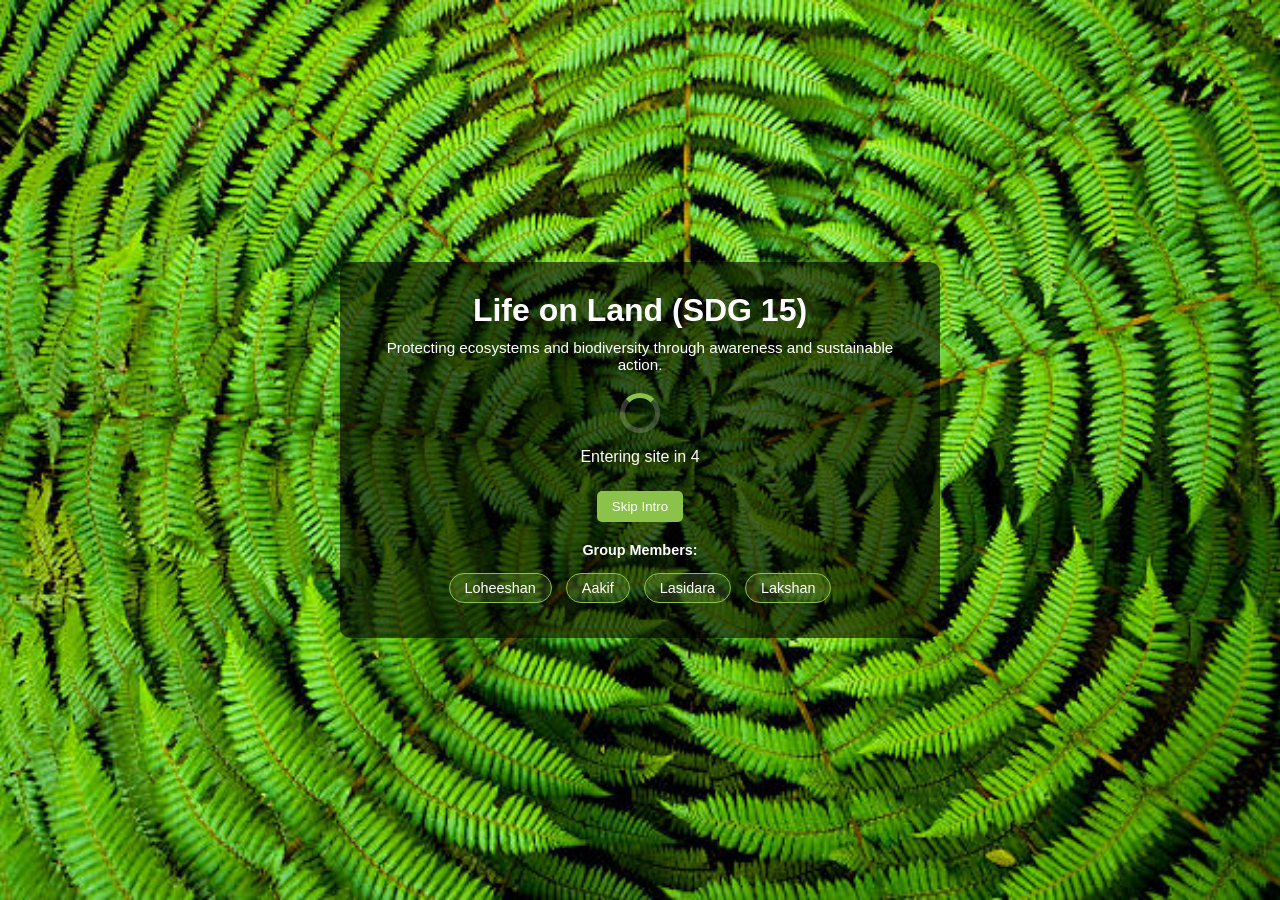
<file: index.html>
<!DOCTYPE html>
<html lang="en">
<head>
  <meta charset="UTF-8">
  <meta name="viewport" content="width=device-width, initial-scale=1.0">

  <!-- Auto redirect after 5 seconds -->
  <meta http-equiv="refresh" content="5;url=home.html">

  <title>Life on Land - SDG 15</title>

  <style>
    * {
      margin: 0;
      padding: 0;
      box-sizing: border-box;
    }

    body {
      font-family: Arial, sans-serif;
      background: url('images/main1.jpg') no-repeat center center fixed;
      background-size: cover;
      color: white;
      display: flex;
      align-items: center;
      justify-content: center;
      min-height: 100vh;
      text-align: center;
    }

    /* Overlay */
    .overlay {
      background: rgba(0, 0, 0, 0.6);
      padding: 30px;
      border-radius: 10px;
      max-width: 600px;
      width: 90%;
    }

    h1 {
      margin-bottom: 10px;
    }

    .mission {
      margin-bottom: 20px;
      font-size: 0.95rem;
    }

    /* Loader */
    .loader {
      width: 40px;
      height: 40px;
      border: 5px solid rgba(255, 255, 255, 0.2);
      border-top: 5px solid #8bc34a;
      border-radius: 50%;
      animation: spin 1s linear infinite;
      margin: 15px auto;
    }

    @keyframes spin {
      100% {
        transform: rotate(360deg);
      }
    }

    /* Countdown */
    .countdown {
      margin: 10px 0;
    }

    /* Skip button */
    .skip-btn {
      margin-top: 15px;
      padding: 8px 15px;
      border: none;
      background: #8bc34a;
      color: white;
      cursor: pointer;
      border-radius: 5px;
    }

    .skip-btn:hover {
      background: #689f38;
    }

    /* Members */
    .members {
      margin-top: 20px;
      font-size: 0.9rem;
    }

    .member-list {
      margin-top: 10px;
    }

    .member {
      display: inline-block;
      margin: 5px;
      padding: 6px 15px;
      border-radius: 20px;
      background-color: rgba(139, 195, 74, 0.2);
      border: 1px solid #8bc34a;
	  cursor: pointer;
    }

    .member:hover {
      background-color: #8bc34a;
      color: black;
    }

  </style>
</head>

<body>

  <div class="overlay">

    <!-- Title -->
    <h1>Life on Land (SDG 15)</h1>

    <!-- Mission -->
    <p class="mission">
      Protecting ecosystems and biodiversity through awareness and sustainable action.
    </p>

    <!-- Loader -->
    <div class="loader"></div>

    <!-- Countdown -->
    <p class="countdown">
      Entering site in <span id="count">5</span>
    </p>

    <!-- Skip Button -->
    <button class="skip-btn" onclick="skipIntro()">Skip Intro</button>

    <!-- Group Members -->
    <div class="members">
      <p><strong>Group Members:</strong></p>
      <div class="member-list">
        <span class="member">Loheeshan</span>
        <span class="member">Aakif</span>
        <span class="member">Lasidara</span>
        <span class="member">Lakshan</span>
      </div>
    </div>

  </div>

  <script>
    let timeLeft = 5;
    const countElement = document.getElementById("count");

    const timer = setInterval(() => {
      timeLeft--;
      if (timeLeft >= 0) {
        countElement.textContent = timeLeft;
      } else {
        clearInterval(timer);
      }
    }, 1000);

    function skipIntro() {
      window.location.href = "home.html";
    }
  </script>

</body>
</html>
</file>
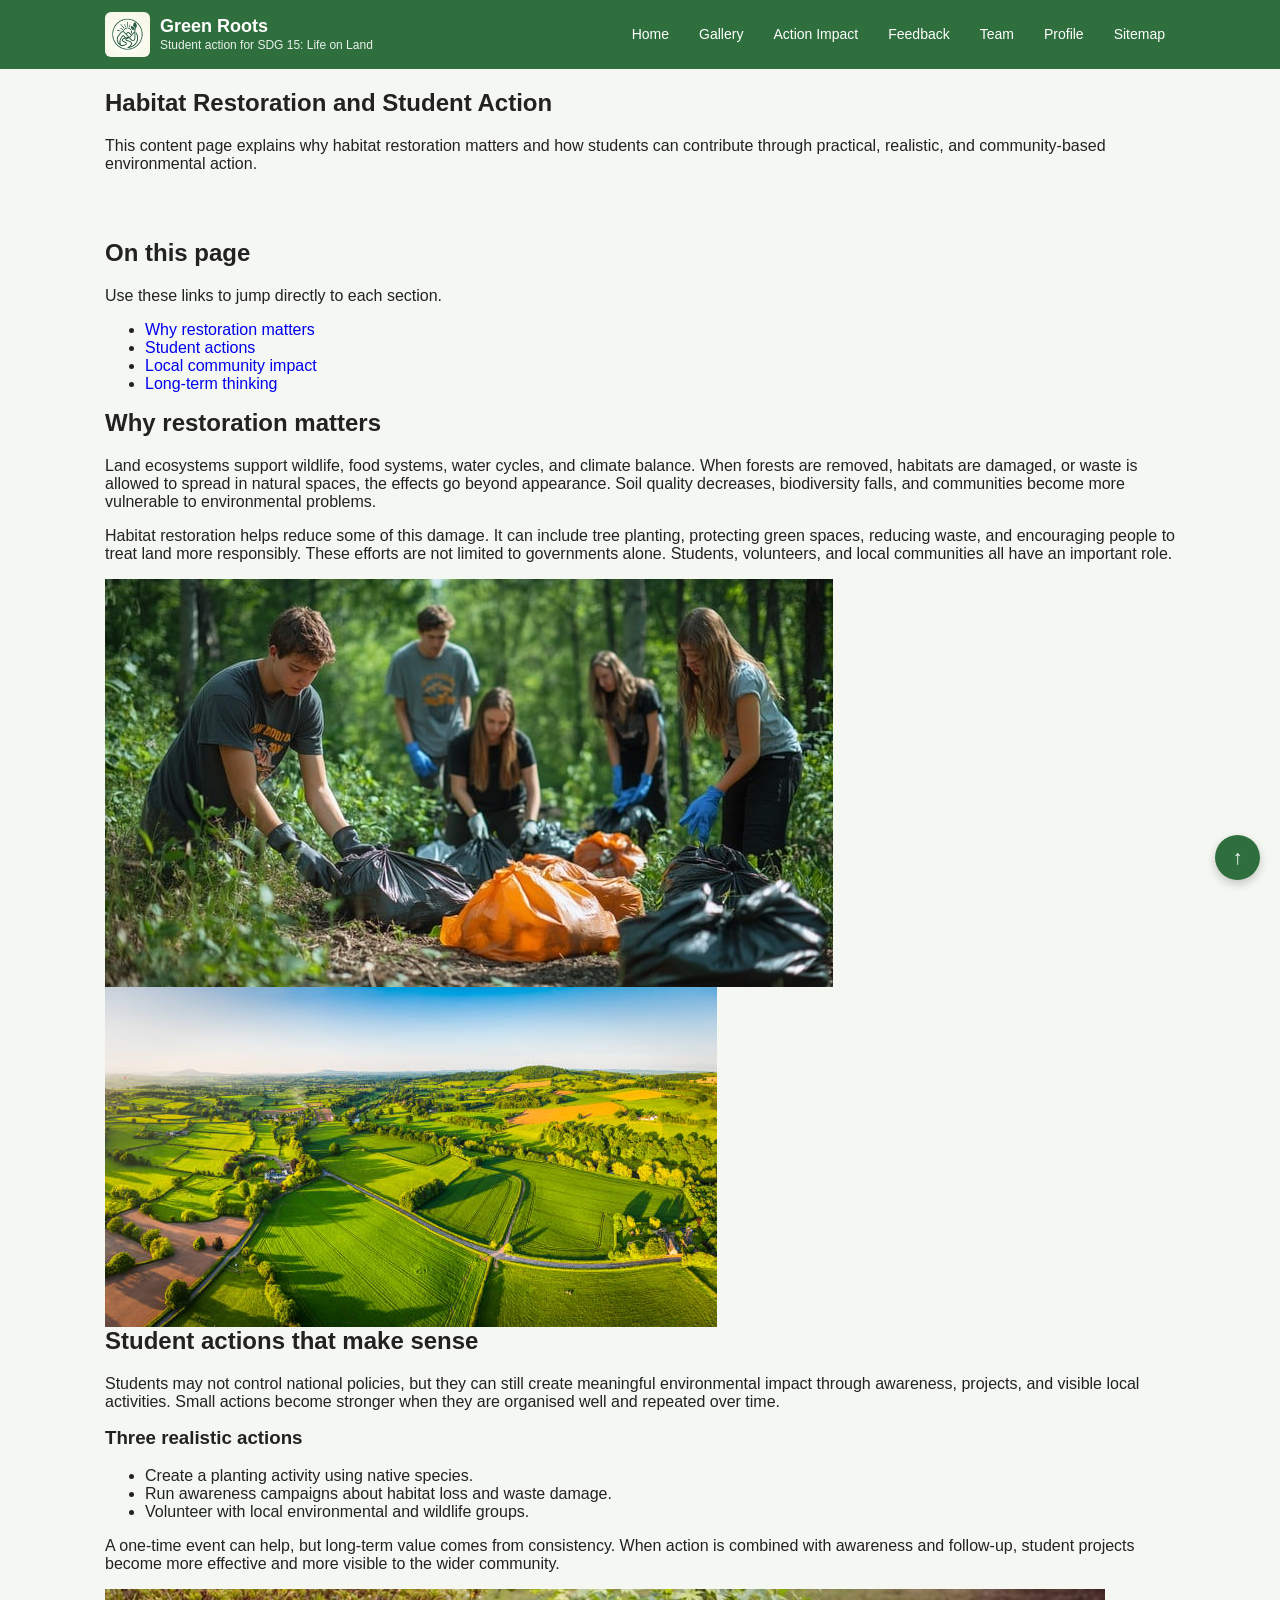
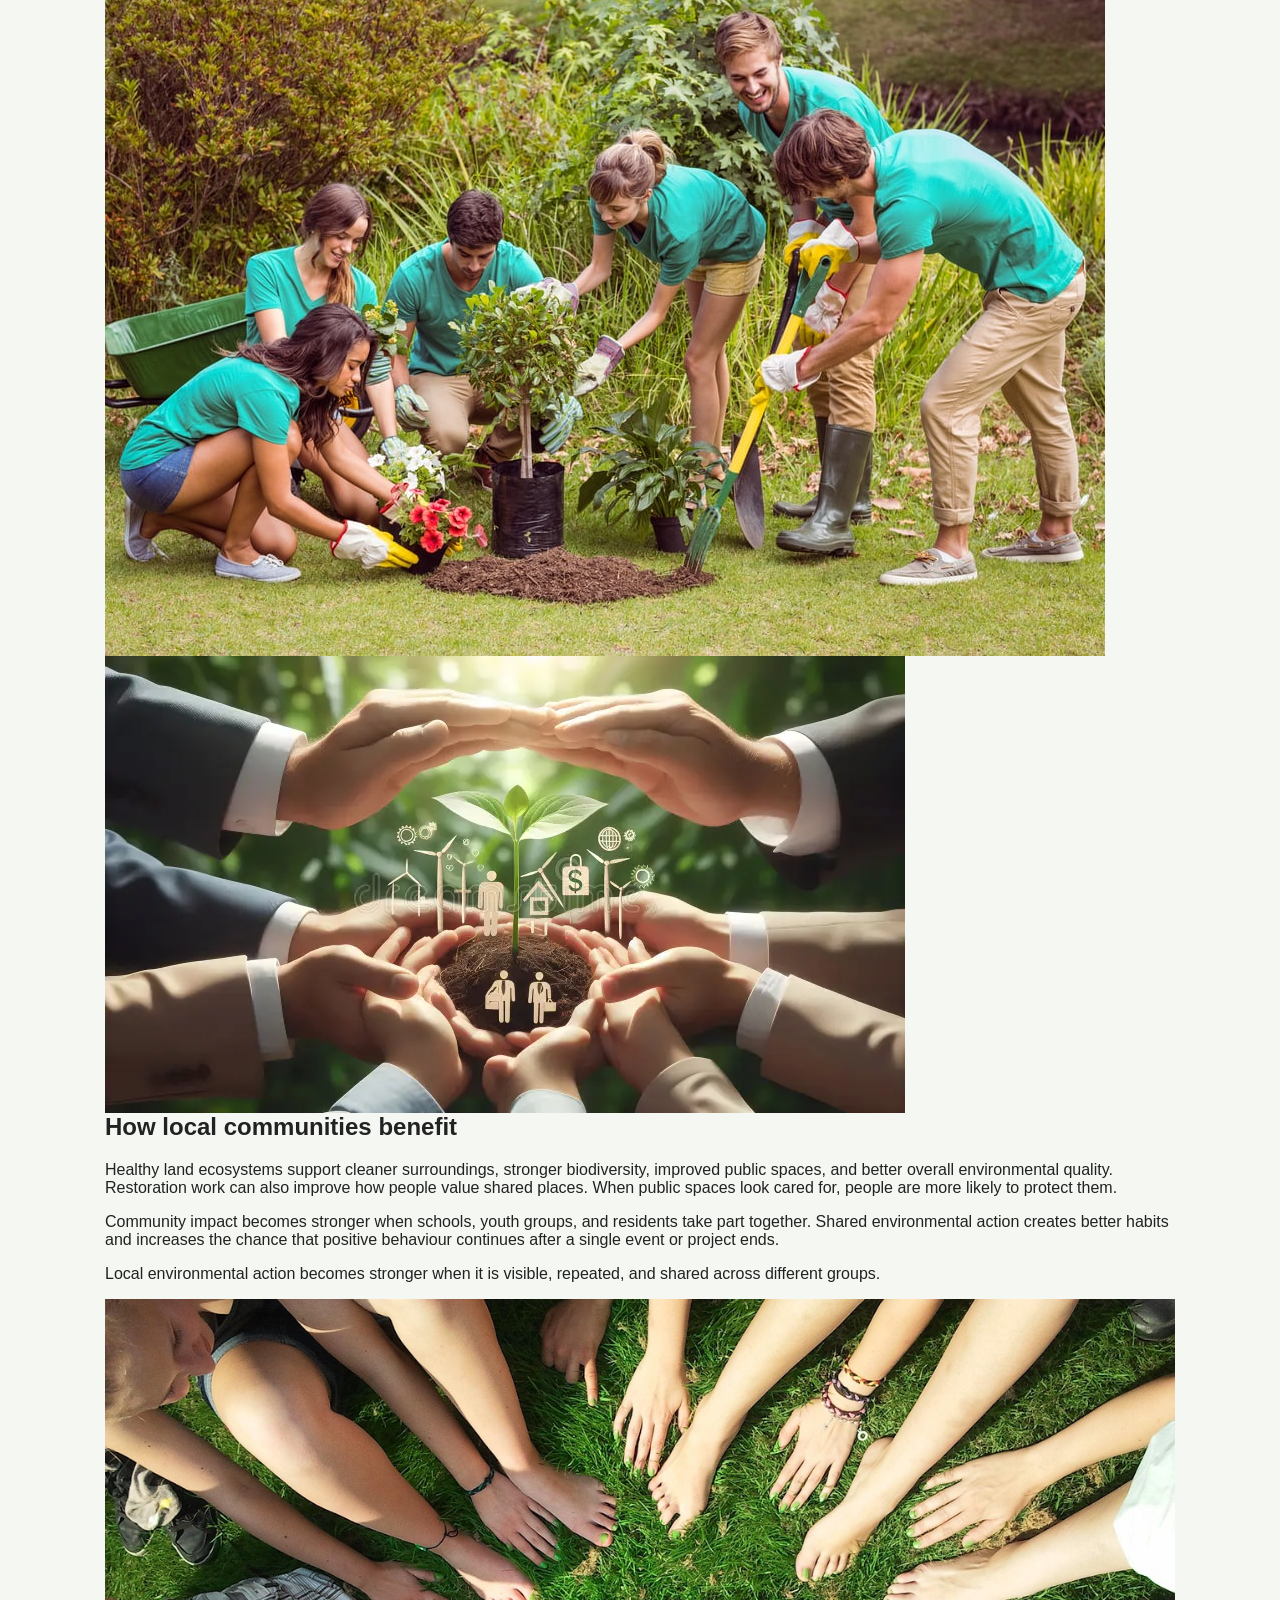
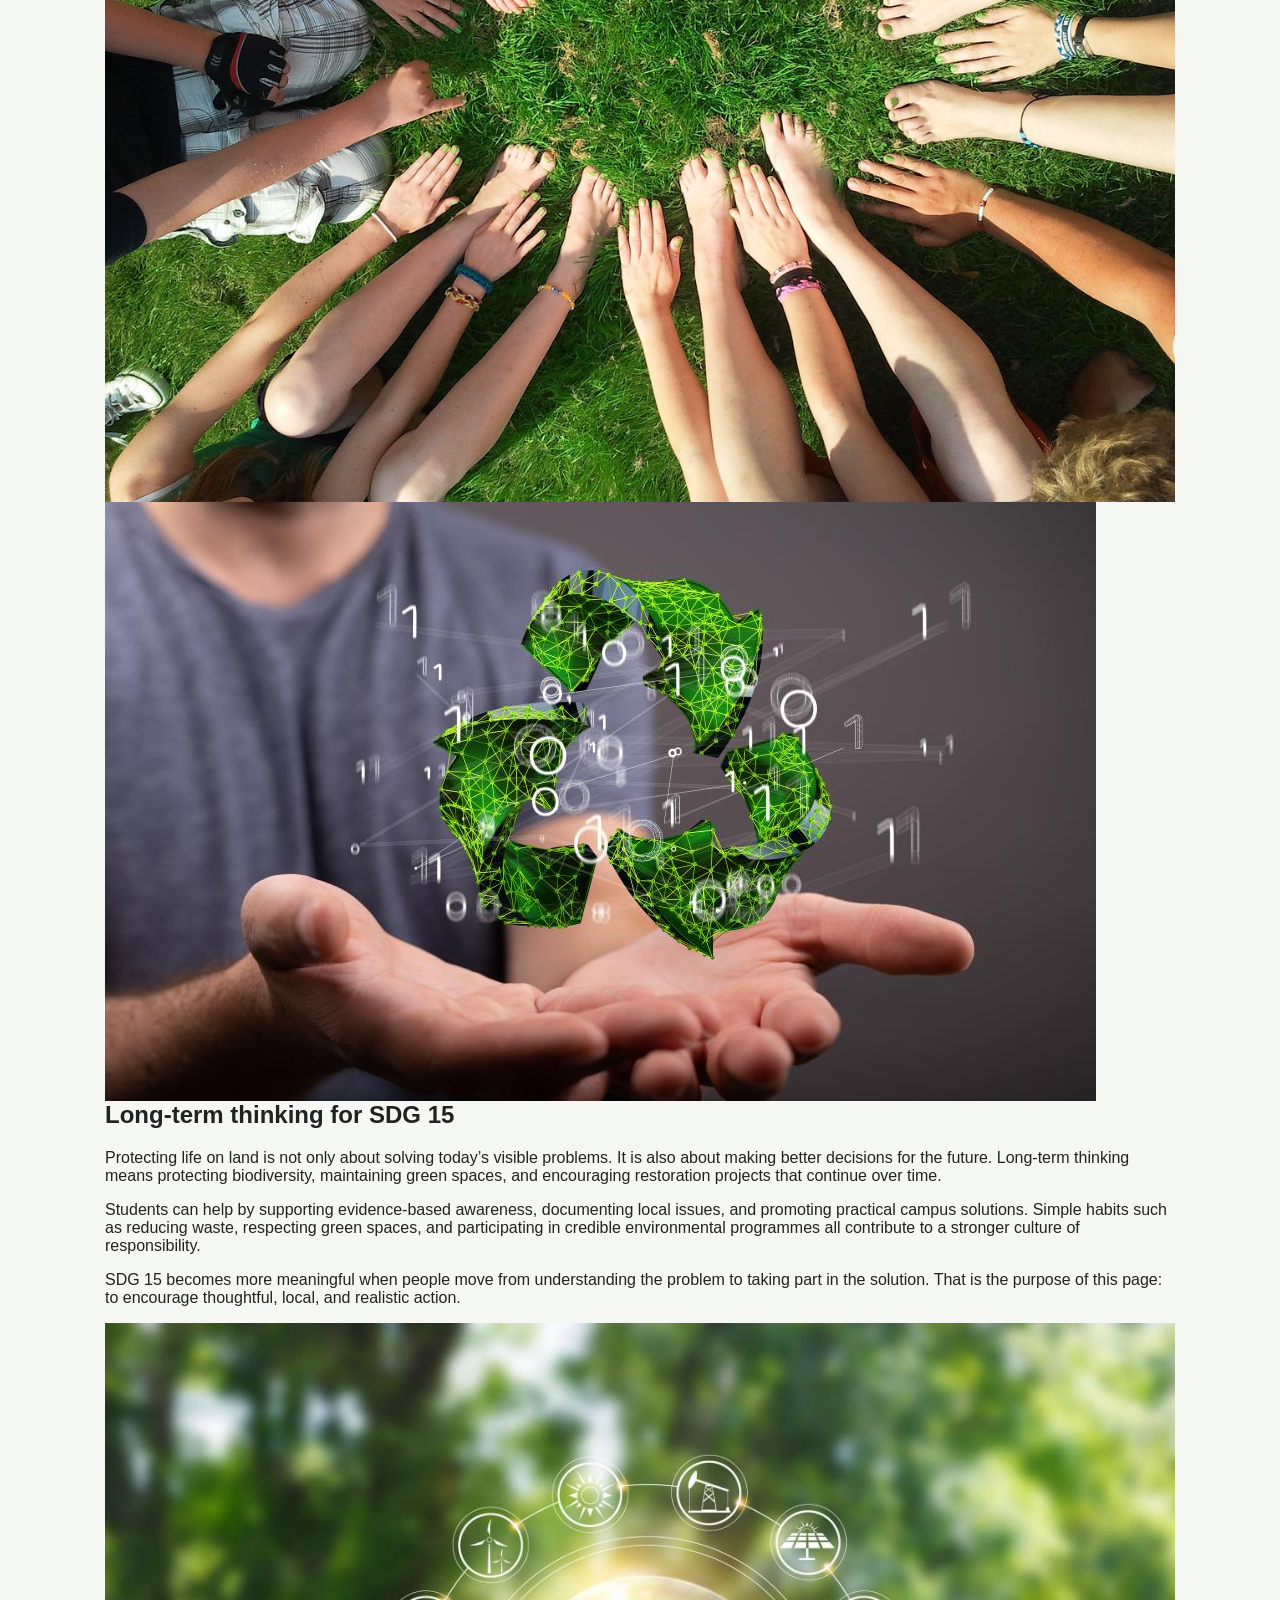
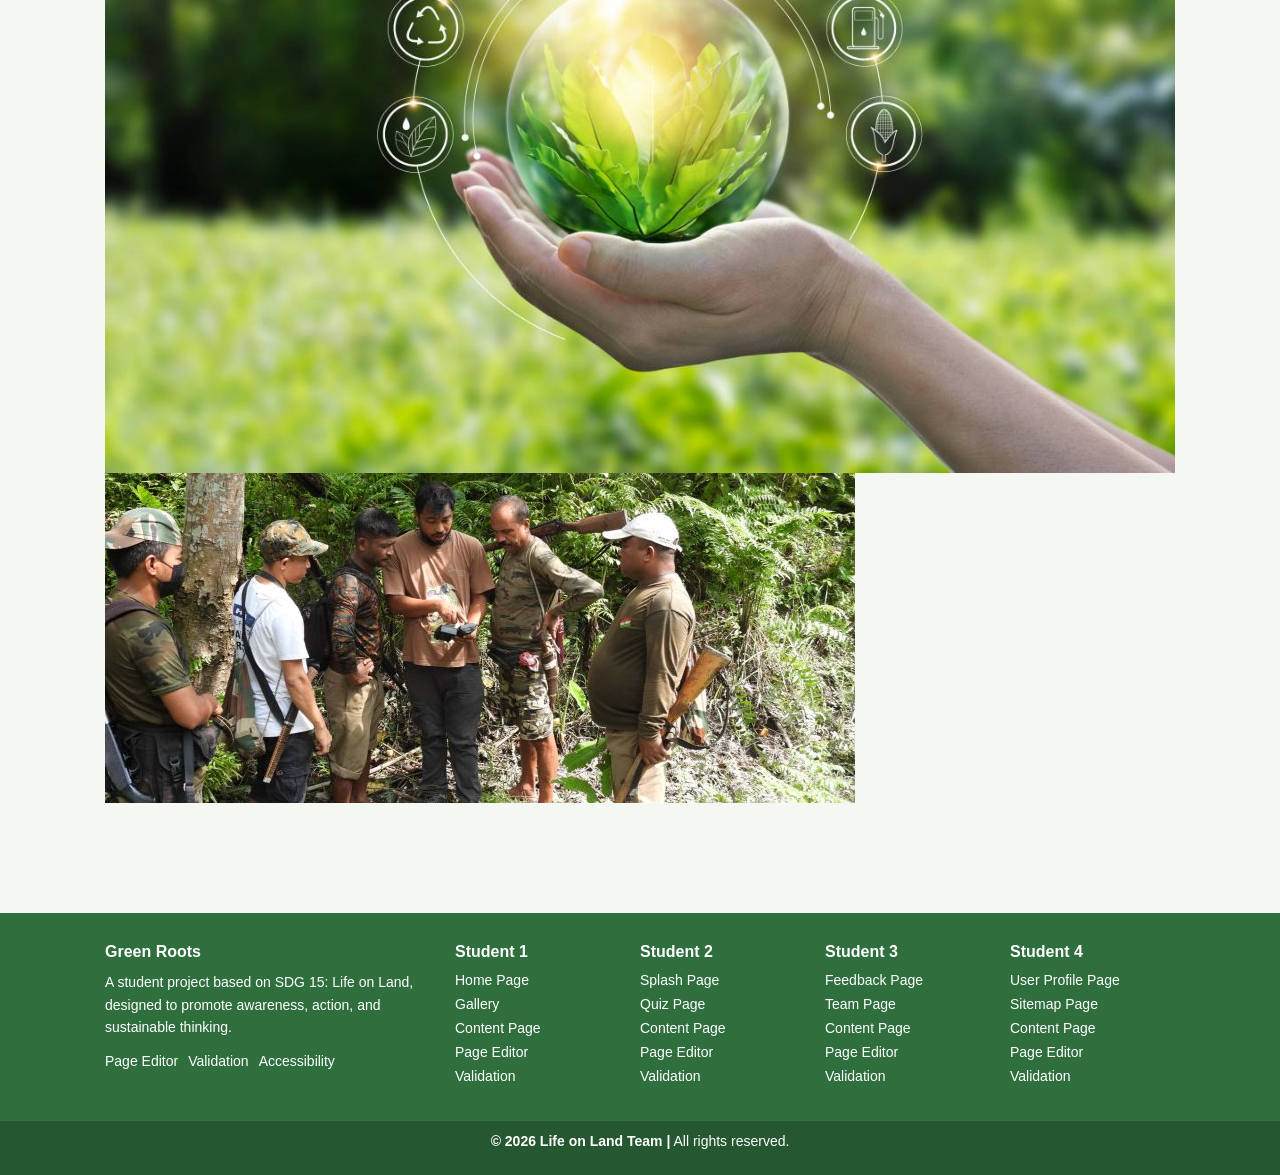
<file: content_ST1.html>
<!DOCTYPE html>
<html lang="en">

<head>
    <meta charset="UTF-8">
    <meta name="viewport" content="width=device-width, initial-scale=1.0">
    <meta name="description"
        content="Student 1 content page about habitat restoration, biodiversity protection, and local action for SDG 15.">
    <title>Life on Land | Student 1 Content</title>

    <link rel="stylesheet" href="css/global.css">
    <link rel="stylesheet" href="css/navbar.css">
    <link rel="stylesheet" href="css/footer.css">
    <link rel="stylesheet" href="css/content.css">
</head>

<body id="top">

    <a class="skip-link" href="#main-content">Skip to main content</a>
    <a class="back-to-top" href="#top" aria-label="Go to top">↑</a>

    <header class="site-header">
        <div class="container header-wrap">

            <a class="brand" href="home.html">
                <img src="images/logo.png" alt="Green Roots logo">
                <div class="brand-text">
                    <h1>Green Roots</h1>
                    <p>Student action for SDG 15: Life on Land</p>
                </div>
            </a>

            <nav class="main-nav" aria-label="Primary navigation">
                <ul>
                    <li><a href="home.html">Home</a></li>
                    <li><a href="gallery.html">Gallery</a></li>
                    <li><a href="quiz.html">Action Impact</a></li>
                    <li><a href="feedback.html">Feedback</a></li>
                    <li><a href="team.html">Team</a></li>
                    <li><a href="profile.html">Profile</a></li>
                    <li><a href="sitemap.html">Sitemap</a></li>
                </ul>
            </nav>

        </div>
    </header>

    <main id="main-content">
        <section class="page-intro">
            <div class="container">
                <h2>Habitat Restoration and Student Action</h2>
                <p>
                    This content page explains why habitat restoration matters and how students can contribute through
                    practical, realistic, and community-based environmental action.
                </p>
            </div>
        </section>

        <section class="page-section content-section">
            <h2 class="visually-hidden">Content Sections</h2>
            <div class="container content-layout">

                <aside class="toc" aria-label="Internal page navigation">
                    <h2>On this page</h2>
                    <p>Use these links to jump directly to each section.</p>
                    <ul>
                        <li><a href="#why-restoration-matters">Why restoration matters</a></li>
                        <li><a href="#student-actions">Student actions</a></li>
                        <li><a href="#local-community-impact">Local community impact</a></li>
                        <li><a href="#long-term-thinking">Long-term thinking</a></li>
                    </ul>
                </aside>

                <div class="content-stack">

                    <article class="content-card" id="why-restoration-matters">
                        <h2>Why restoration matters</h2>
                        <p>
                            Land ecosystems support wildlife, food systems, water cycles, and climate balance. When
                            forests are removed, habitats are damaged, or waste is allowed to spread in natural spaces,
                            the effects go beyond appearance. Soil quality decreases, biodiversity falls, and
                            communities become more vulnerable to environmental problems.
                        </p>
                        <p>
                            Habitat restoration helps reduce some of this damage. It can include tree planting,
                            protecting green spaces, reducing waste, and encouraging people to treat land more
                            responsibly. These efforts are not limited to governments alone. Students, volunteers, and
                            local communities all have an important role.
                        </p>
                        <div class="image-row">
                            <img src="images/forest1.jpg" alt="Green forest landscape showing healthy habitat">
                            <img src="images/land1.jpg"
                                alt="Land space showing the importance of sustainable management">
                        </div>
                    </article>

                    <article class="content-card" id="student-actions">
                        <h2>Student actions that make sense</h2>
                        <p>
                            Students may not control national policies, but they can still create meaningful
                            environmental impact through awareness, projects, and visible local activities. Small
                            actions become stronger when they are organised well and repeated over time.
                        </p>

                        <div class="highlight-box">
                            <h3>Three realistic actions</h3>
                            <ul>
                                <li>Create a planting activity using native species.</li>
                                <li>Run awareness campaigns about habitat loss and waste damage.</li>
                                <li>Volunteer with local environmental and wildlife groups.</li>
                            </ul>
                        </div>

                        <p>
                            A one-time event can help, but long-term value comes from consistency. When action is
                            combined with awareness and follow-up, student projects become more effective and more
                            visible to the wider community.
                        </p>

                        <div class="image-row">
                            <img src="images/planting.jpeg" alt="Students planting a young tree">
                            <img src="images/community1.webp" alt="Community environmental support activity">
                        </div>
                    </article>

                    <article class="content-card" id="local-community-impact">
                        <h2>How local communities benefit</h2>
                        <p>
                            Healthy land ecosystems support cleaner surroundings, stronger biodiversity, improved public
                            spaces, and better overall environmental quality. Restoration work can also improve how
                            people value shared places. When public spaces look cared for, people are more likely to
                            protect them.
                        </p>
                        <p>
                            Community impact becomes stronger when schools, youth groups, and residents take part
                            together. Shared environmental action creates better habits and increases the chance that
                            positive behaviour continues after a single event or project ends.
                        </p>
                        <p class="quote">
                            Local environmental action becomes stronger when it is visible, repeated, and shared across
                            different groups.
                        </p>
                        <div class="image-row">
                            <img src="images/community.jpg" alt="Community members during an environmental activity">
                            <img src="images/recycle.jpeg" alt="Recycling and responsible waste management">
                        </div>
                    </article>

                    <article class="content-card" id="long-term-thinking">
                        <h2>Long-term thinking for SDG 15</h2>
                        <p>
                            Protecting life on land is not only about solving today’s visible problems. It is also about
                            making better decisions for the future. Long-term thinking means protecting biodiversity,
                            maintaining green spaces, and encouraging restoration projects that continue over time.
                        </p>
                        <p>
                            Students can help by supporting evidence-based awareness, documenting local issues, and
                            promoting practical campus solutions. Simple habits such as reducing waste, respecting green
                            spaces, and participating in credible environmental programmes all contribute to a stronger
                            culture of responsibility.
                        </p>
                        <p>
                            SDG 15 becomes more meaningful when people move from understanding the problem to taking
                            part in the solution. That is the purpose of this page: to encourage thoughtful, local, and
                            realistic action.
                        </p>
                        <div class="image-row">
                            <img src="images/green-tech.jpg"
                                alt="Green technology representing environmental innovation">
                            <img src="images/wildlifemonitor.jpg"
                                alt="Wildlife monitoring technology for conservation support">
                        </div>
                    </article>

                </div>
            </div>
        </section>
    </main>

    <footer class="site-footer">

        <div class="container footer-grid">

            <div class="footer-col">
                <h3>Green Roots</h3>
                <p>
                    A student project based on SDG 15: Life on Land, designed to promote awareness, action, and
                    sustainable thinking.
                </p>

                <div class="footer-links">
                    <a href="pageEditor_ST1.html" target="_blank">Page Editor</a>
                    <a href="validation_ST1.html">Validation</a>
                    <a href="https://www.w3.org/WAI/" target="_blank">Accessibility</a>
                </div>
            </div>

            <div class="footer-col">
                <h3>Student 1</h3>
                <ul>
                    <li><a href="home.html">Home Page</a></li>
                    <li><a href="gallery.html">Gallery</a></li>
                    <li><a href="content_ST1.html">Content Page</a></li>
                    <li><a href="pageEditor_ST1.html">Page Editor</a></li>
                    <li><a href="validation_ST1.html">Validation</a></li>
                </ul>
            </div>

            <div class="footer-col">
                <h3>Student 2</h3>
                <ul>
                    <li><a href="index.html">Splash Page</a></li>
                    <li><a href="quiz.html">Quiz Page</a></li>
                    <li><a href="content_ST2.html">Content Page</a></li>
                    <li><a href="pageEditor_ST2.html">Page Editor</a></li>
                    <li><a href="validation_ST2.html">Validation</a></li>
                </ul>
            </div>

            <div class="footer-col">
                <h3>Student 3</h3>
                <ul>
                    <li><a href="feedback.html">Feedback Page</a></li>
                    <li><a href="team.html">Team Page</a></li>
                    <li><a href="content_ST3.html">Content Page</a></li>
                    <li><a href="pageEditor_ST3.html">Page Editor</a></li>
                    <li><a href="validation_ST3.html">Validation</a></li>
                </ul>
            </div>

            <div class="footer-col">
                <h3>Student 4</h3>
                <ul>
                    <li><a href="profile.html">User Profile Page</a></li>
                    <li><a href="sitemap.html">Sitemap Page</a></li>
                    <li><a href="content_ST4.html">Content Page</a></li>
                    <li><a href="pageEditor_ST4.html">Page Editor</a></li>
                    <li><a href="validation_ST4.html">Validation</a></li>
                </ul>
            </div>

        </div>

        <div class="footer-bottom">
            <p><strong>&copy; 2026 Life on Land Team |</strong> All rights reserved.</p>
        </div>

    </footer>

</body>

</html>
</file>
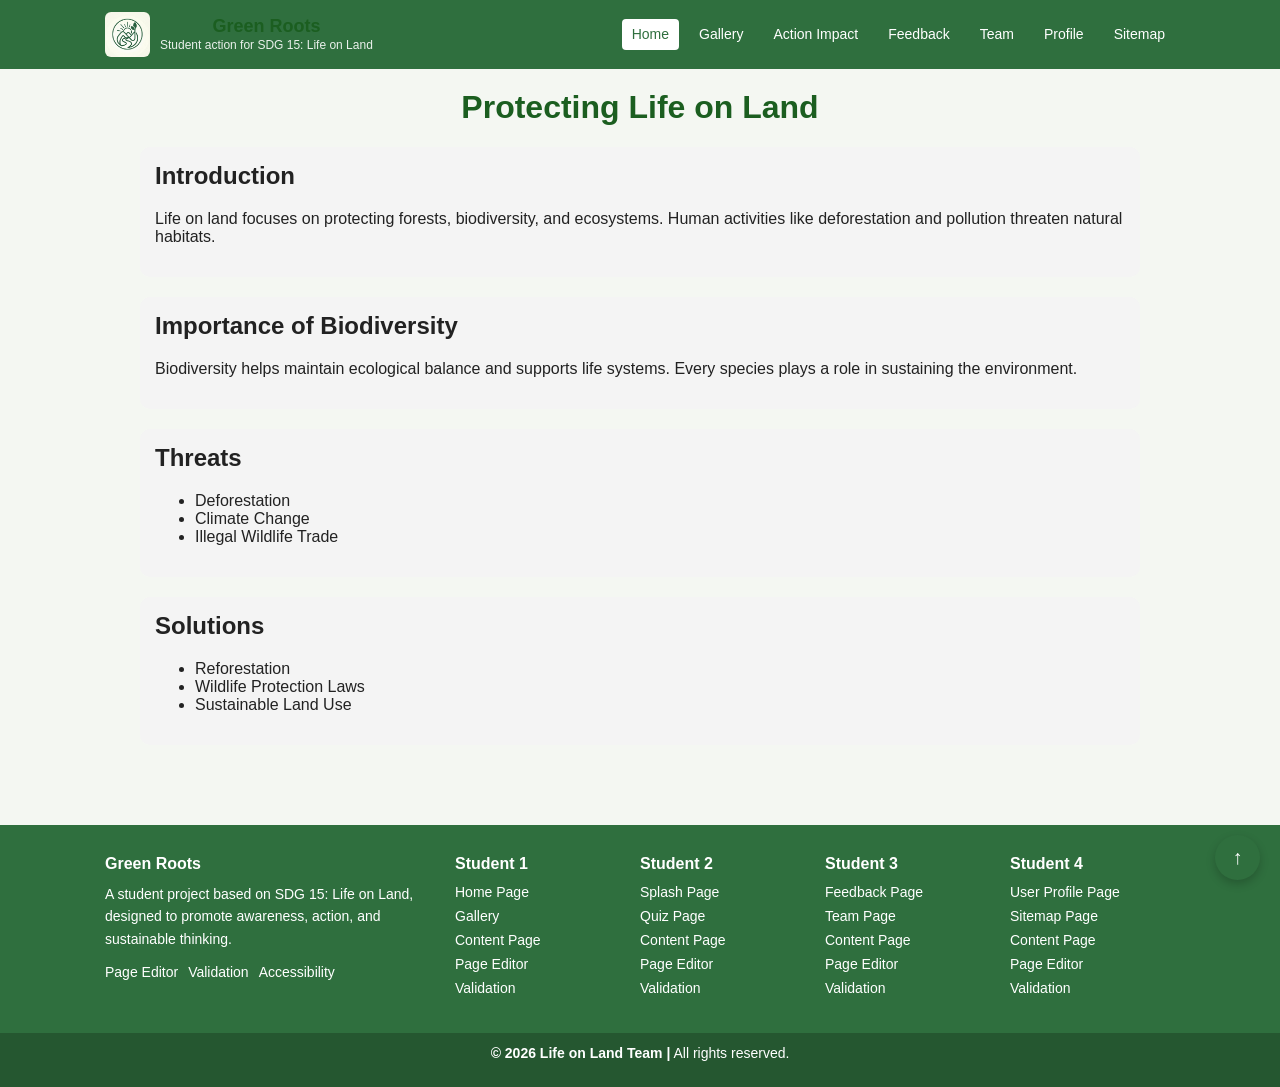
<file: content_ST4.html>
<!DOCTYPE html>
<html lang="en">

<head>
    <meta charset="UTF-8">
    <title>Content Page ST4 | Life on Land</title>
    <link rel="stylesheet" href="css/global.css">
    <link rel="stylesheet" href="css/navbar.css">
    <link rel="stylesheet" href="css/footer.css">
    <link rel="icon" href="images/logo.png">

    <style>
        .content-container {
            max-width: 1000px;
            margin: auto;
            padding: 20px;
        }

        h1 {
            text-align: center;
            color: #1b5e20;
        }

        .section {
            margin: 20px 0;
            padding: 15px;
            background: #f4f4f4;
            border-radius: 10px;
        }
    </style>
</head>

<body>

    <a class="back-to-top" href="#top" aria-label="Go to top">↑</a>

    <header class="site-header">
        <div class="container header-wrap">
            <a class="brand" href="home.html">
                <img src="images/logo.png" alt="Green Roots logo">
                <div class="brand-text">
                    <h1>Green Roots</h1>
                    <p>Student action for SDG 15: Life on Land</p>
                </div>
            </a>

            <nav class="main-nav" aria-label="Primary navigation">
                <ul>
                    <li><a href="home.html" class="active">Home</a></li>
                    <li><a href="gallery.html">Gallery</a></li>
                    <li><a href="quiz.html">Action Impact</a></li>
                    <li><a href="feedback.html">Feedback</a></li>
                    <li><a href="team.html">Team</a></li>
                    <li><a href="profile.html">Profile</a></li>
                    <li><a href="sitemap.html">Sitemap</a></li>
                </ul>
            </nav>
        </div>
    </header>

    <main class="content-container">

        <h1>Protecting Life on Land</h1>

        <div class="section">
            <h2>Introduction</h2>
            <p>
                Life on land focuses on protecting forests, biodiversity, and ecosystems.
                Human activities like deforestation and pollution threaten natural habitats.
            </p>
        </div>

        <div class="section">
            <h2>Importance of Biodiversity</h2>
            <p>
                Biodiversity helps maintain ecological balance and supports life systems.
                Every species plays a role in sustaining the environment.
            </p>
        </div>

        <div class="section">
            <h2>Threats</h2>
            <ul>
                <li>Deforestation</li>
                <li>Climate Change</li>
                <li>Illegal Wildlife Trade</li>
            </ul>
        </div>

        <div class="section">
            <h2>Solutions</h2>
            <ul>
                <li>Reforestation</li>
                <li>Wildlife Protection Laws</li>
                <li>Sustainable Land Use</li>
            </ul>
        </div>

    </main>

    <footer class="site-footer">

        <div class="container footer-grid">

            <div class="footer-col">
                <h3>Green Roots</h3>
                <p>
                    A student project based on SDG 15: Life on Land, designed to promote awareness, action, and
                    sustainable thinking.
                </p>

                <div class="footer-links">
                    <a href="pageEditor_ST1.html" target="_blank">Page Editor</a>
                    <a href="validation_ST1.html">Validation</a>
                    <a href="https://www.w3.org/WAI/" target="_blank">Accessibility</a>
                </div>
            </div>

            <div class="footer-col">
                <h3>Student 1</h3>
                <ul>
                    <li><a href="home.html">Home Page</a></li>
                    <li><a href="gallery.html">Gallery</a></li>
                    <li><a href="content_ST1.html">Content Page</a></li>
                    <li><a href="pageEditor_ST1.html">Page Editor</a></li>
                    <li><a href="validation_ST1.html">Validation</a></li>
                </ul>
            </div>

            <div class="footer-col">
                <h3>Student 2</h3>
                <ul>
                    <li><a href="index.html">Splash Page</a></li>
                    <li><a href="quiz.html">Quiz Page</a></li>
                    <li><a href="content_ST2.html">Content Page</a></li>
                    <li><a href="pageEditor_ST2.html">Page Editor</a></li>
                    <li><a href="validation_ST2.html">Validation</a></li>
                </ul>
            </div>

            <div class="footer-col">
                <h3>Student 3</h3>
                <ul>
                    <li><a href="feedback.html">Feedback Page</a></li>
                    <li><a href="team.html">Team Page</a></li>
                    <li><a href="content_ST3.html">Content Page</a></li>
                    <li><a href="pageEditor_ST3.html">Page Editor</a></li>
                    <li><a href="validation_ST3.html">Validation</a></li>
                </ul>
            </div>

            <div class="footer-col">
                <h3>Student 4</h3>
                <ul>
                    <li><a href="profile.html">User Profile Page</a></li>
                    <li><a href="sitemap.html">Sitemap Page</a></li>
                    <li><a href="content_ST4.html">Content Page</a></li>
                    <li><a href="pageEditor_ST4.html">Page Editor</a></li>
                    <li><a href="validation_ST4.html">Validation</a></li>
                </ul>
            </div>

        </div>

        <div class="footer-bottom">
            <p><strong>&copy; 2026 Life on Land Team |</strong> All rights reserved.</p>
        </div>

    </footer>

</body>

</html>
</file>
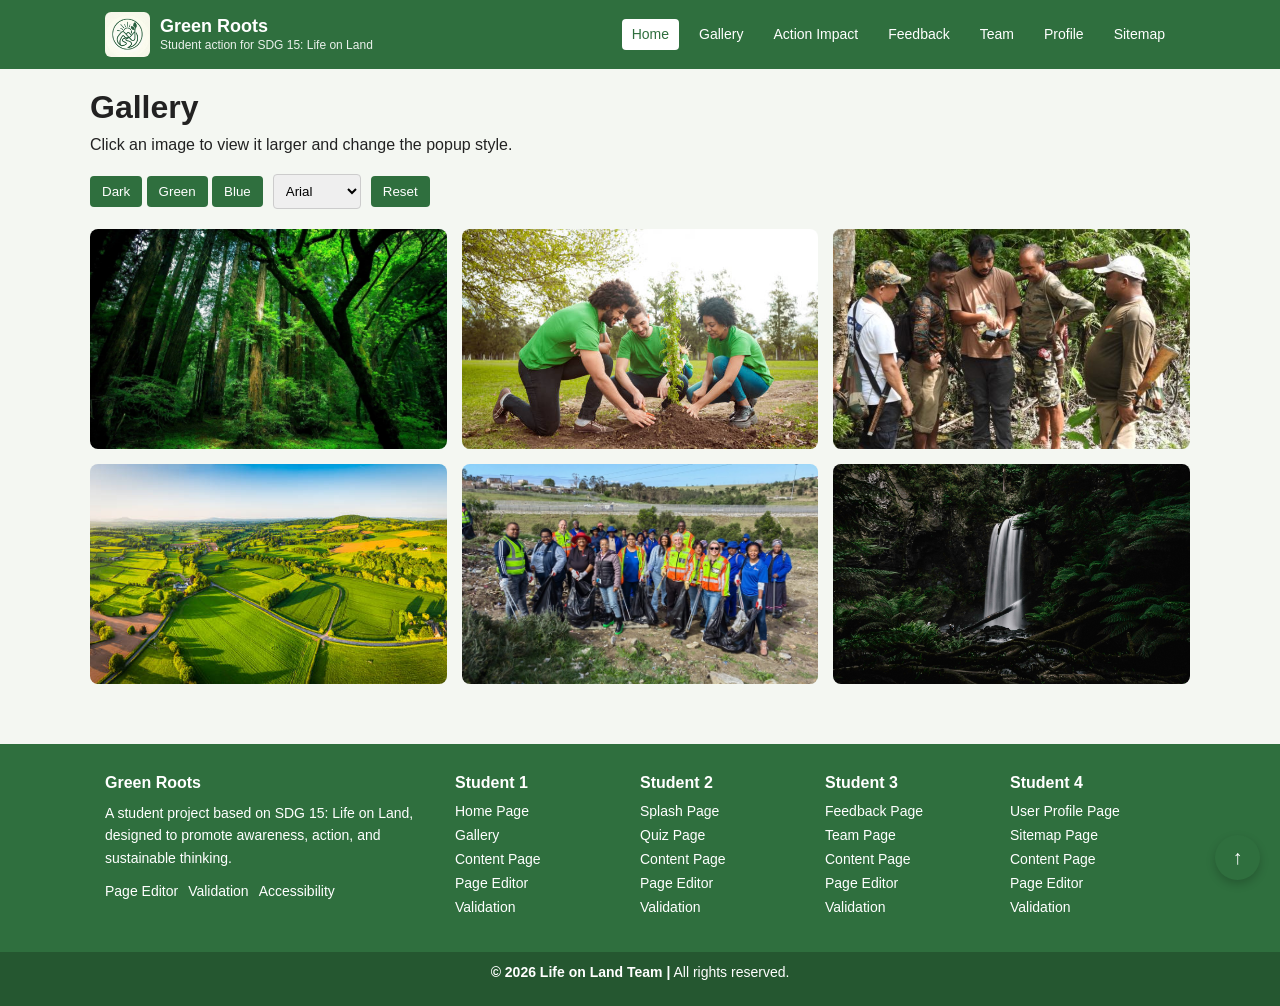
<file: gallery.html>
<!DOCTYPE html>
<html lang="en">

<head>
  <meta charset="UTF-8">
  <meta name="viewport" content="width=device-width, initial-scale=1.0">
  <title>Gallery</title>

  <link rel="stylesheet" href="css/global.css">
  <link rel="stylesheet" href="css/navbar.css">
  <link rel="stylesheet" href="css/footer.css">
  <link rel="stylesheet" href="css/gallery.css">
</head>

<body>
  <a class="back-to-top" href="#top" aria-label="Go to top">↑</a>
  <header class="site-header">
    <div class="container header-wrap">
      <a class="brand" href="home.html">
        <img src="images/logo.png" alt="Green Roots logo">
        <div class="brand-text">
          <h1>Green Roots</h1>
          <p>Student action for SDG 15: Life on Land</p>
        </div>
      </a>

      <nav class="main-nav" aria-label="Primary navigation">
        <ul>
          <li><a href="home.html" class="active">Home</a></li>
          <li><a href="gallery.html">Gallery</a></li>
          <li><a href="quiz.html">Action Impact</a></li>
          <li><a href="feedback.html">Feedback</a></li>
          <li><a href="team.html">Team</a></li>
          <li><a href="profile.html">Profile</a></li>
          <li><a href="sitemap.html">Sitemap</a></li>
        </ul>
      </nav>
    </div>
  </header>

  <main class="gallery-page">
    <h1>Gallery</h1>
    <p>Click an image to view it larger and change the popup style.</p>

    <div class="gallery-controls">
      <div class="theme-buttons">
        <button class="color_button" data-color="rgba(0,0,0,0.8)">Dark</button>
        <button class="color_button" data-color="rgba(34,85,34,0.85)">Green</button>
        <button class="color_button" data-color="rgba(70,70,120,0.85)">Blue</button>
      </div>

      <select id="font_design">
        <option value="Arial">Arial</option>
        <option value="Verdana">Verdana</option>
        <option value="Georgia">Georgia</option>
      </select>

      <button id="reset_button">Reset</button>
    </div>

    <div class="gallery_images">
      <img src="images/forest.jpg" alt="Forest image"
        data-description="This image shows a forest area with rich biodiversity. Forests play an important role in maintaining ecological balance and supporting wildlife.">

      <img src="images/treeplanting.jpg" alt="Tree planting image"
        data-description="This image shows a tree planting activity. Planting trees helps restore damaged land, improve air quality, and support sustainable environments.">

      <img src="images/wildlifemonitor.jpg" alt="Wildlife image"
        data-description="This image shows wildlife in their natural habitat. Protecting wildlife is essential to maintain biodiversity and ensure ecosystem stability.">

      <img src="images/land1.jpg" alt="Land protection image"
        data-description="This image shows land protection efforts. Sustainable land management helps prevent soil erosion and protects natural ecosystems for future generations.">

      <img src="images/clean.jpeg" alt="Community image"
        data-description="This image shows community environmental action such as cleaning and awareness activities. Community involvement is important for protecting the environment.">

      <img src="images/forest2.jpg" alt="Nature image"
        data-description="This image shows a natural landscape with healthy vegetation. Preserving natural environments helps maintain ecological balance and supports life on land.">
    </div>
  </main>

  <div id="expand_image" class="expand_image">
    <div class="popup_box">
      <span class="close_btn" onclick="closePopup()">&times;</span>

      <button class="nav_btn" onclick="changeImage(-1)">&#10094;</button>

      <div class="popup_content">
        <img id="Expanded_img" src="images/forest.jpg" alt="Expanded Image">
        <p id="picture_description"></p>
      </div>

      <button class="nav_btn" onclick="changeImage(1)">&#10095;</button>
    </div>
  </div>

  <footer class="site-footer">

    <div class="container footer-grid">

      <div class="footer-col">
        <h3>Green Roots</h3>
        <p>
          A student project based on SDG 15: Life on Land, designed to promote awareness, action, and
          sustainable thinking.
        </p>

        <div class="footer-links">
          <a href="pageEditor_ST1.html" target="_blank">Page Editor</a>
          <a href="validation_ST1.html">Validation</a>
          <a href="https://www.w3.org/WAI/" target="_blank">Accessibility</a>
        </div>
      </div>

      <div class="footer-col">
        <h3>Student 1</h3>
        <ul>
          <li><a href="home.html">Home Page</a></li>
          <li><a href="gallery.html">Gallery</a></li>
          <li><a href="content_ST1.html">Content Page</a></li>
          <li><a href="pageEditor_ST1.html">Page Editor</a></li>
          <li><a href="validation_ST1.html">Validation</a></li>
        </ul>
      </div>

      <div class="footer-col">
        <h3>Student 2</h3>
        <ul>
          <li><a href="index.html">Splash Page</a></li>
          <li><a href="quiz.html">Quiz Page</a></li>
          <li><a href="content_ST2.html">Content Page</a></li>
          <li><a href="pageEditor_ST2.html">Page Editor</a></li>
          <li><a href="validation_ST2.html">Validation</a></li>
        </ul>
      </div>

      <div class="footer-col">
        <h3>Student 3</h3>
        <ul>
          <li><a href="feedback.html">Feedback Page</a></li>
          <li><a href="team.html">Team Page</a></li>
          <li><a href="content_ST3.html">Content Page</a></li>
          <li><a href="pageEditor_ST3.html">Page Editor</a></li>
          <li><a href="validation_ST3.html">Validation</a></li>
        </ul>
      </div>

      <div class="footer-col">
        <h3>Student 4</h3>
        <ul>
          <li><a href="profile.html">User Profile Page</a></li>
          <li><a href="sitemap.html">Sitemap Page</a></li>
          <li><a href="content_ST4.html">Content Page</a></li>
          <li><a href="pageEditor_ST4.html">Page Editor</a></li>
          <li><a href="validation_ST4.html">Validation</a></li>
        </ul>
      </div>

    </div>

    <div class="footer-bottom">
      <p><strong>&copy; 2026 Life on Land Team |</strong> All rights reserved.</p>
    </div>

  </footer>

  <script src="js/gallery.js"></script>
</body>

</html>
</file>
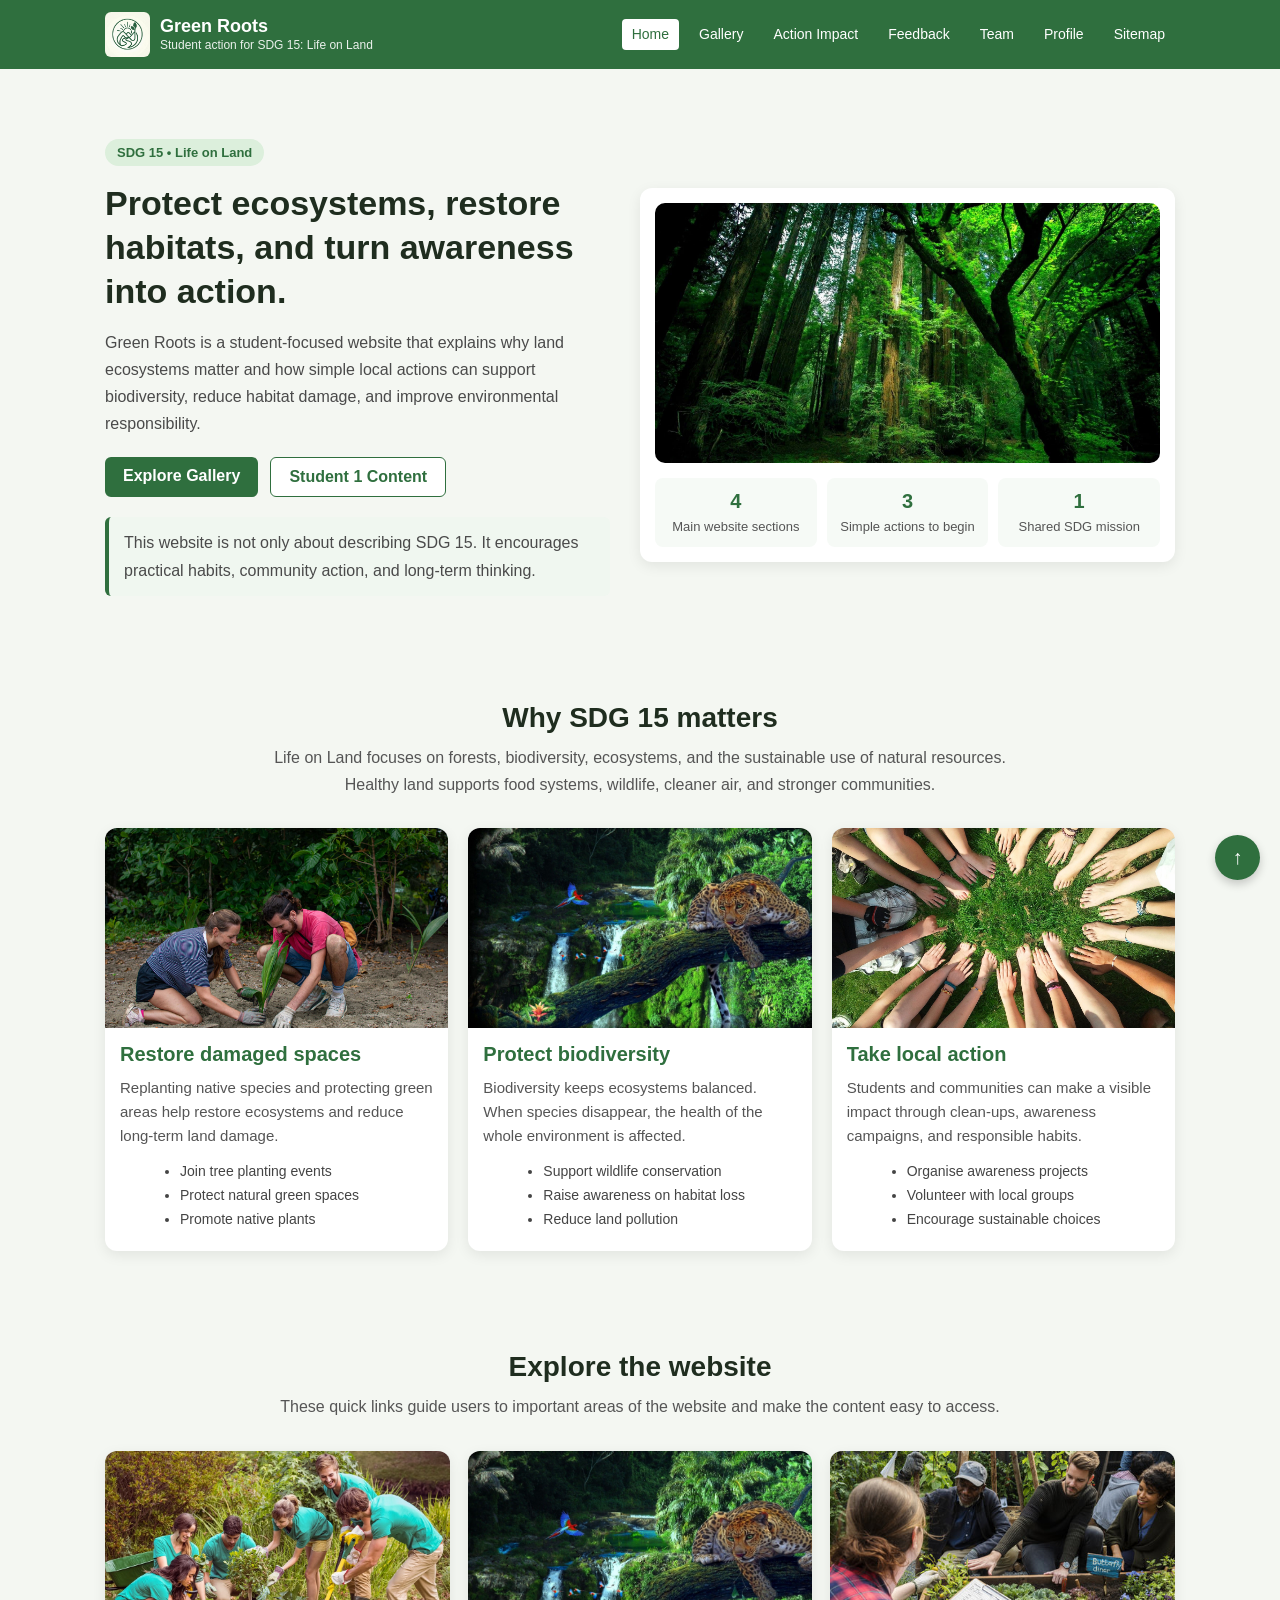
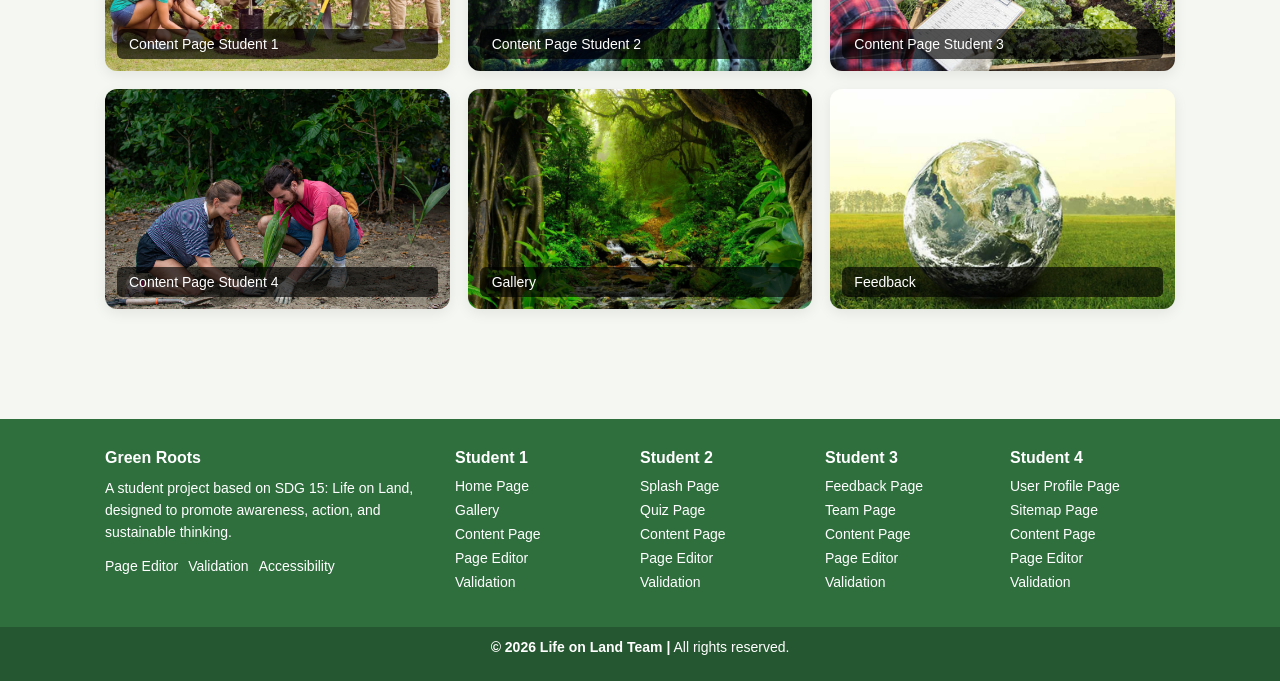
<file: home.html>
<!DOCTYPE html>
<html lang="en">

<head>
    <meta charset="UTF-8">
    <meta name="viewport" content="width=device-width, initial-scale=1.0">
    <meta name="description"
        content="A student website about SDG 15 Life on Land, focusing on habitat restoration, biodiversity, and local environmental action.">

    <title>Life on Land | Home</title>
    <link rel="stylesheet" href="css/global.css">
    <link rel="stylesheet" href="css/navbar.css">
    <link rel="stylesheet" href="css/footer.css">
    <link rel="stylesheet" href="css/home.css">
</head>

<body id="top">

    <a class="skip-link" href="#main-content">Skip to main content</a>
    <a class="back-to-top" href="#top" aria-label="Go to top">↑</a>

    <header class="site-header">
        <div class="container header-wrap">

            <a class="brand" href="home.html">
                <img src="images/logo.png" alt="Green Roots logo">
                <div class="brand-text">
                    <h1>Green Roots</h1>
                    <p>Student action for SDG 15: Life on Land</p>
                </div>
            </a>

            <nav class="main-nav" aria-label="Primary navigation">
                <ul>
                    <li><a href="home.html" class="active">Home</a></li>
                    <li><a href="gallery.html">Gallery</a></li>
                    <li><a href="quiz.html">Action Impact</a></li>
                    <li><a href="feedback.html">Feedback</a></li>
                    <li><a href="team.html">Team</a></li>
                    <li><a href="profile.html">Profile</a></li>
                    <li><a href="sitemap.html">Sitemap</a></li>
                </ul>
            </nav>

        </div>
    </header>

    <main id="main-content">

        <section class="hero">
            <div class="container hero-grid">

                <div>
                    <div class="eyebrow">SDG 15 • Life on Land</div>

                    <h2>Protect ecosystems, restore habitats, and turn awareness into action.</h2>

                    <p>
                        Green Roots is a student-focused website that explains why land ecosystems matter and how simple
                        local actions can support biodiversity, reduce habitat damage, and improve environmental
                        responsibility.
                    </p>

                    <div class="hero-actions">
                        <a class="button" href="gallery.html">Explore Gallery</a>
                        <a class="button-secondary" href="content_ST1.html">Student 1 Content</a>
                    </div>

                    <p class="home-note">
                        This website is not only about describing SDG 15. It encourages practical habits, community
                        action, and long-term thinking.
                    </p>
                </div>

                <div class="hero-panel">
                    <img src="images/forest.jpg" alt="Healthy forest showing biodiversity and natural habitat">

                    <div class="hero-stat-row">
                        <div class="hero-stat">
                            <strong>4</strong>
                            <span>Main website sections</span>
                        </div>

                        <div class="hero-stat">
                            <strong>3</strong>
                            <span>Simple actions to begin</span>
                        </div>

                        <div class="hero-stat">
                            <strong>1</strong>
                            <span>Shared SDG mission</span>
                        </div>
                    </div>
                </div>

            </div>
        </section>

        <section class="page-section">
            <div class="container">

                <div class="section-head">
                    <h2>Why SDG 15 matters</h2>
                    <p>
                        Life on Land focuses on forests, biodiversity, ecosystems, and the sustainable use of natural
                        resources. Healthy land supports food systems, wildlife, cleaner air, and stronger communities.
                    </p>
                </div>

                <div class="card-grid">

                    <article class="card">
                        <img class="home-card-image" src="images/reforestation.jpg"
                            alt="People planting trees during a reforestation activity">
                        <h3>Restore damaged spaces</h3>
                        <p>
                            Replanting native species and protecting green areas help restore ecosystems and reduce
                            long-term land damage.
                        </p>
                        <ul>
                            <li>Join tree planting events</li>
                            <li>Protect natural green spaces</li>
                            <li>Promote native plants</li>
                        </ul>
                    </article>

                    <article class="card">
                        <img class="home-card-image" src="images/biodiversity.jpg"
                            alt="Wildlife in a natural habitat representing biodiversity">
                        <h3>Protect biodiversity</h3>
                        <p>
                            Biodiversity keeps ecosystems balanced. When species disappear, the health of the whole
                            environment is affected.
                        </p>
                        <ul>
                            <li>Support wildlife conservation</li>
                            <li>Raise awareness on habitat loss</li>
                            <li>Reduce land pollution</li>
                        </ul>
                    </article>

                    <article class="card">
                        <img class="home-card-image" src="images/community.jpg"
                            alt="Community environmental action supporting land protection">
                        <h3>Take local action</h3>
                        <p>
                            Students and communities can make a visible impact through clean-ups, awareness campaigns,
                            and responsible habits.
                        </p>
                        <ul>
                            <li>Organise awareness projects</li>
                            <li>Volunteer with local groups</li>
                            <li>Encourage sustainable choices</li>
                        </ul>
                    </article>

                </div>

            </div>
        </section>

        <section class="page-section">
            <div class="container">

                <div class="section-head">
                    <h2>Explore the website</h2>
                    <p>
                        These quick links guide users to important areas of the website and make the content easy to
                        access.
                    </p>
                </div>

                <div class="home-gallery">

                    <a href="content_ST1.html">
                        <img src="images/planting.jpeg" alt="Students taking part in a planting activity">
                        <span>Content Page Student 1</span>
                    </a>

                    <a href="content_ST2.html">
                        <img src="images/biodiversity.jpg" alt="Environmental photo gallery about life on land">
                        <span>Content Page Student 2</span>
                    </a>

                    <a href="content_ST3.html">
                        <img src="images/garden.jpg" alt="Awareness campaign supporting environmental responsibility">
                        <span>Content Page Student 3</span>
                    </a>

                    <a href="content_ST4.html">
                        <img src="images/reforestation.jpg" alt="Student team working on the project">
                        <span>Content Page Student 4</span>
                    </a>

                    <a href="gallery.html">
                        <img src="images/leaf-icon.jpg" alt="Student team working on the project">
                        <span>Gallery</span>
                    </a>

                    <a href="feedback.html">
                        <img src="images/policy.jpg" alt="Student team working on the project">
                        <span>Feedback</span>
                    </a>

                </div>

            </div>
        </section>

    </main>

    <footer class="site-footer">

        <div class="container footer-grid">

            <div class="footer-col">
                <h3>Green Roots</h3>
                <p>
                    A student project based on SDG 15: Life on Land, designed to promote awareness, action, and
                    sustainable thinking.
                </p>

                <div class="footer-links">
                    <a href="pageEditor_ST1.html" target="_blank">Page Editor</a>
                    <a href="validation_ST1.html">Validation</a>
                    <a href="https://www.w3.org/WAI/" target="_blank">Accessibility</a>
                </div>
            </div>

            <div class="footer-col">
                <h3>Student 1</h3>
                <ul>
                    <li><a href="home.html">Home Page</a></li>
                    <li><a href="gallery.html">Gallery</a></li>
                    <li><a href="content_ST1.html">Content Page</a></li>
                    <li><a href="pageEditor_ST1.html">Page Editor</a></li>
                    <li><a href="validation_ST1.html">Validation</a></li>
                </ul>
            </div>

            <div class="footer-col">
                <h3>Student 2</h3>
                <ul>
                    <li><a href="index.html">Splash Page</a></li>
                    <li><a href="quiz.html">Quiz Page</a></li>
                    <li><a href="content_ST2.html">Content Page</a></li>
                    <li><a href="pageEditor_ST2.html">Page Editor</a></li>
                    <li><a href="validation_ST2.html">Validation</a></li>
                </ul>
            </div>

            <div class="footer-col">
                <h3>Student 3</h3>
                <ul>
                    <li><a href="feedback.html">Feedback Page</a></li>
                    <li><a href="team.html">Team Page</a></li>
                    <li><a href="content_ST3.html">Content Page</a></li>
                    <li><a href="pageEditor_ST3.html">Page Editor</a></li>
                    <li><a href="validation_ST3.html">Validation</a></li>
                </ul>
            </div>

            <div class="footer-col">
                <h3>Student 4</h3>
                <ul>
                    <li><a href="profile.html">User Profile Page</a></li>
                    <li><a href="sitemap.html">Sitemap Page</a></li>
                    <li><a href="content_ST4.html">Content Page</a></li>
                    <li><a href="pageEditor_ST4.html">Page Editor</a></li>
                    <li><a href="validation_ST4.html">Validation</a></li>
                </ul>
            </div>

        </div>

        <div class="footer-bottom">
            <p><strong>&copy; 2026 Life on Land Team |</strong> All rights reserved.</p>
        </div>

    </footer>

</body>

</html>
</file>
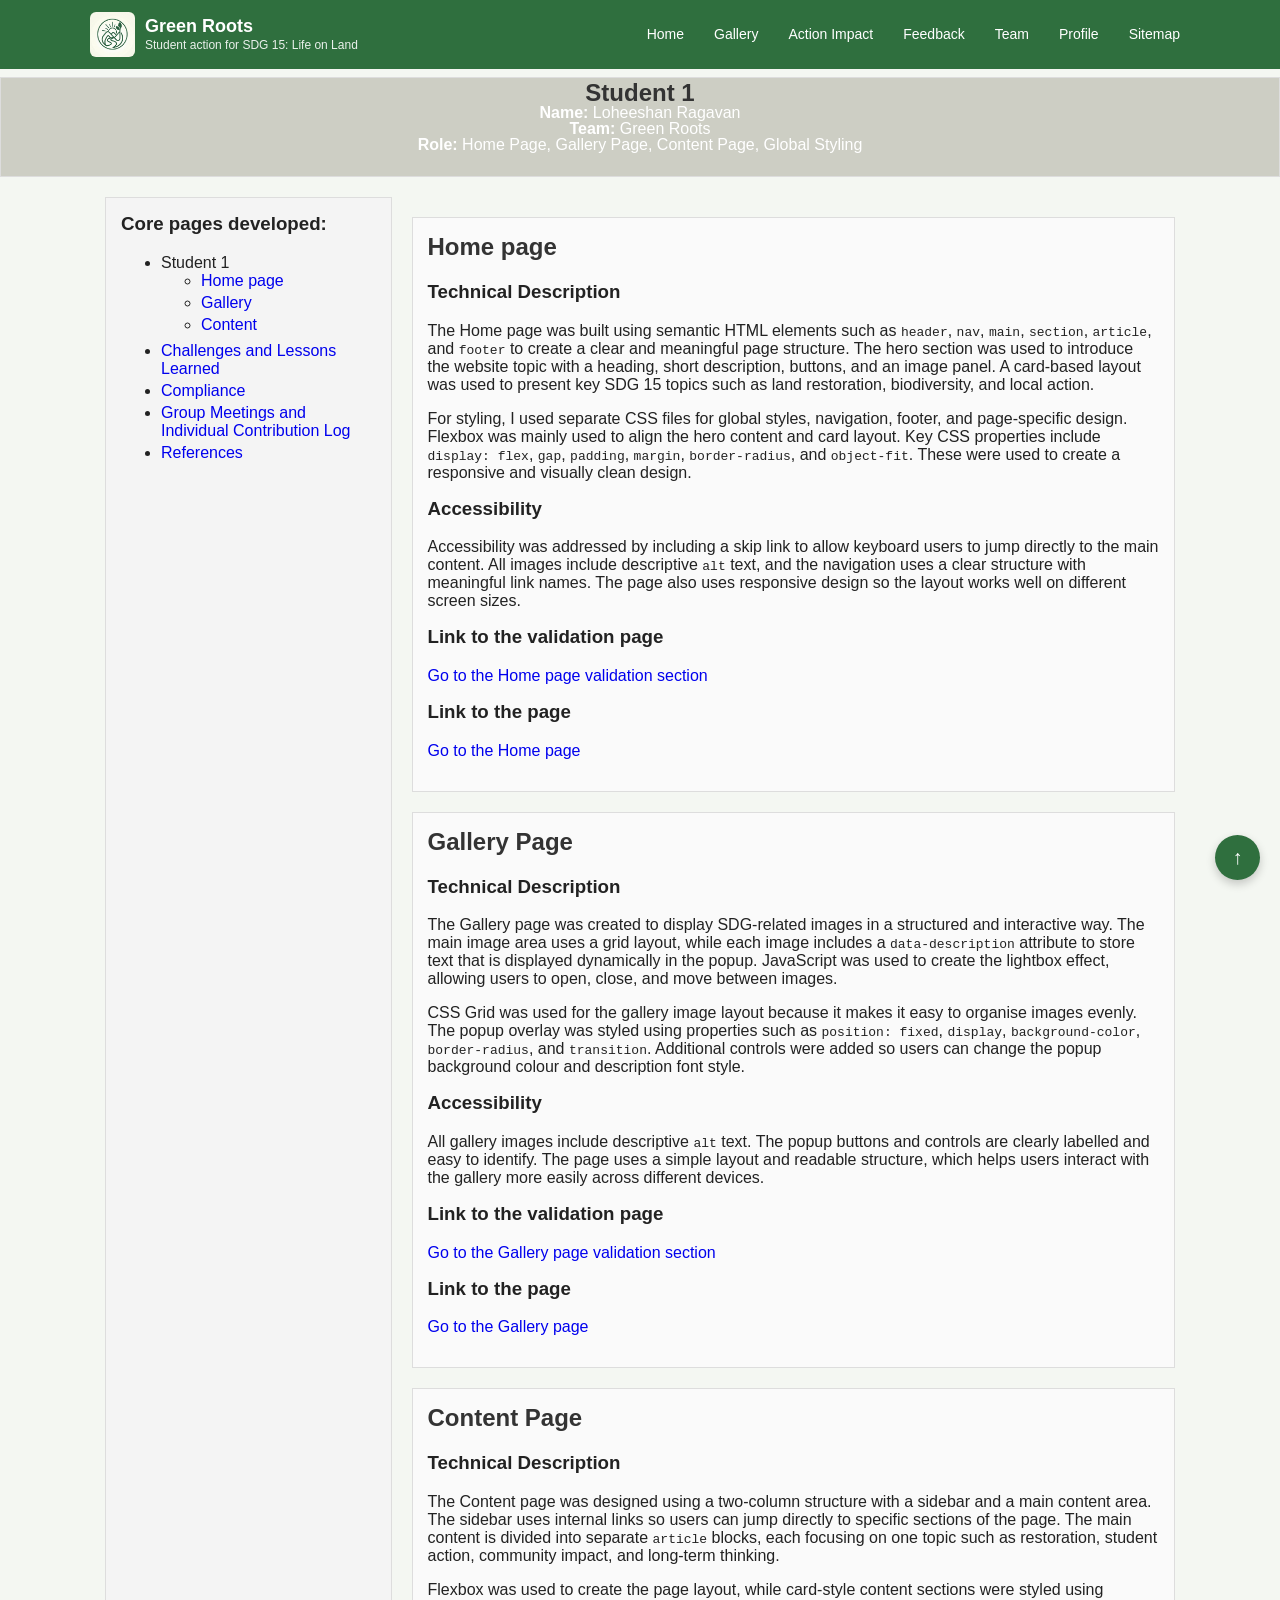
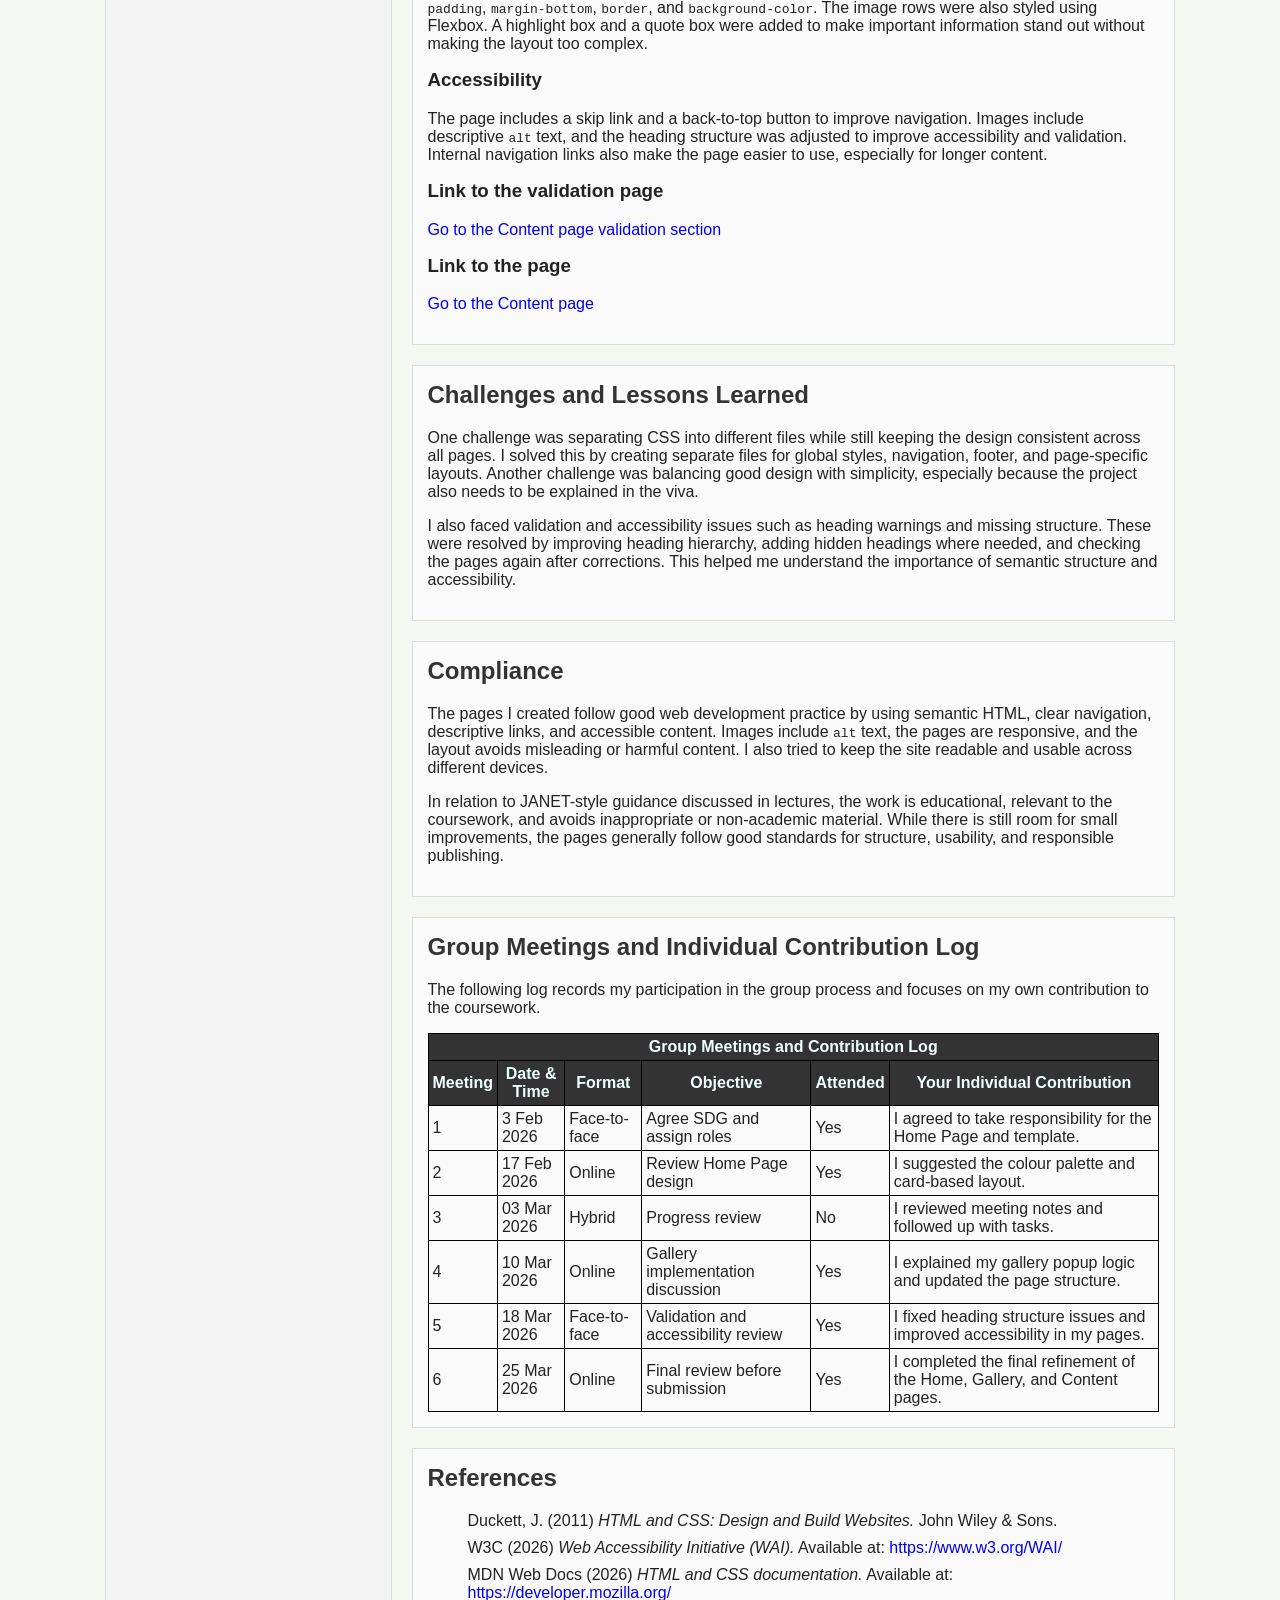
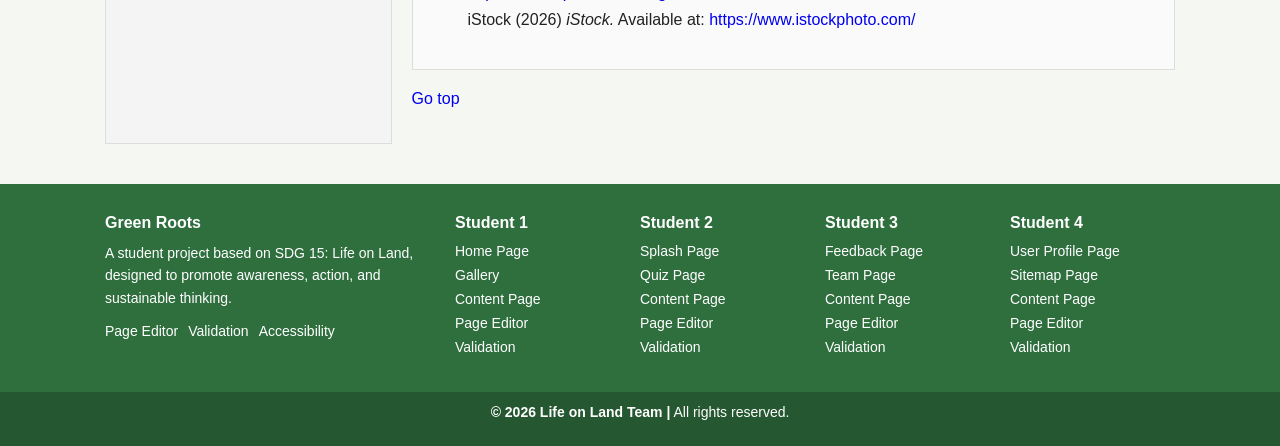
<file: pageEditor_ST1.html>
<!DOCTYPE html>
<html lang="en">

<head>
    <meta charset="UTF-8">
    <meta name="viewport" content="width=device-width, initial-scale=1.0">
    <title>Page Editor Student 1 - Loheeshan Ragavan</title>

    <link rel="stylesheet" href="css/pageEditor_validator.css">
    <link rel="stylesheet" href="css/global.css">
    <link rel="stylesheet" href="css/navbar.css">
    <link rel="stylesheet" href="css/footer.css">
</head>

<body id="top">

    <a class="back-to-top" href="#top" aria-label="Go to top">↑</a>

    <header class="site-header">
        <div class="header-wrap">
            <a class="brand" href="home.html">
                <img src="images/logo.png" alt="Green Roots logo">
                <div class="brand-text">
                    <h1>Green Roots</h1>
                    <p>Student action for SDG 15: Life on Land</p>
                </div>
            </a>

            <nav class="main-nav" aria-label="Primary navigation">
                <ul>
                    <li><a href="home.html">Home</a></li>
                    <li><a href="gallery.html">Gallery</a></li>
                    <li><a href="quiz.html">Action Impact</a></li>
                    <li><a href="feedback.html">Feedback</a></li>
                    <li><a href="team.html">Team</a></li>
                    <li><a href="profile.html">Profile</a></li>
                    <li><a href="sitemap.html">Sitemap</a></li>
                </ul>
            </nav>
        </div>
    </header>

    <section class="stud">
        <h2>Student 1</h2>
        <p><strong>Name:</strong> Loheeshan Ragavan</p>
        <p><strong>Team:</strong> Green Roots</p>
        <p><strong>Role:</strong> Home Page, Gallery Page, Content Page, Global Styling</p>
    </section>

    <div class="container">
        <main>

            <section>
                <h2 id="home">Home page</h2>

                <h3>Technical Description</h3>
                <p>
                    The Home page was built using semantic HTML elements such as <code>header</code>, <code>nav</code>,
                    <code>main</code>, <code>section</code>, <code>article</code>, and <code>footer</code> to create a
                    clear and meaningful page structure. The hero section was used to introduce the website topic with
                    a heading, short description, buttons, and an image panel. A card-based layout was used to present
                    key SDG 15 topics such as land restoration, biodiversity, and local action.
                </p>
                <p>
                    For styling, I used separate CSS files for global styles, navigation, footer, and page-specific
                    design. Flexbox was mainly used to align the hero content and card layout. Key CSS properties
                    include <code>display: flex</code>, <code>gap</code>, <code>padding</code>, <code>margin</code>,
                    <code>border-radius</code>, and <code>object-fit</code>. These were used to create a responsive and
                    visually clean design.
                </p>

                <h3>Accessibility</h3>
                <p>
                    Accessibility was addressed by including a skip link to allow keyboard users to jump directly to the
                    main content. All images include descriptive <code>alt</code> text, and the navigation uses a clear
                    structure with meaningful link names. The page also uses responsive design so the layout works well
                    on different screen sizes.
                </p>

                <h3>Link to the validation page</h3>
                <p><a href="validation_ST1.html#HomeVal">Go to the Home page validation section</a></p>

                <h3>Link to the page</h3>
                <p><a href="home.html">Go to the Home page</a></p>
            </section>

            <section>
                <h2 id="gallery">Gallery Page</h2>

                <h3>Technical Description</h3>
                <p>
                    The Gallery page was created to display SDG-related images in a structured and interactive way. The
                    main image area uses a grid layout, while each image includes a
                    <code>data-description</code> attribute to store text that is displayed dynamically in the popup.
                    JavaScript was used to create the lightbox effect, allowing users to open, close, and move between
                    images.
                </p>
                <p>
                    CSS Grid was used for the gallery image layout because it makes it easy to organise images evenly.
                    The popup overlay was styled using properties such as <code>position: fixed</code>,
                    <code>display</code>, <code>background-color</code>, <code>border-radius</code>, and
                    <code>transition</code>. Additional controls were added so users can change the popup background
                    colour and description font style.
                </p>

                <h3>Accessibility</h3>
                <p>
                    All gallery images include descriptive <code>alt</code> text. The popup buttons and controls are
                    clearly labelled and easy to identify. The page uses a simple layout and readable structure, which
                    helps users interact with the gallery more easily across different devices.
                </p>

                <h3>Link to the validation page</h3>
                <p><a href="validation_ST1.html#GalleryVal">Go to the Gallery page validation section</a></p>

                <h3>Link to the page</h3>
                <p><a href="gallery.html">Go to the Gallery page</a></p>
            </section>

            <section>
                <h2 id="content">Content Page</h2>

                <h3>Technical Description</h3>
                <p>
                    The Content page was designed using a two-column structure with a sidebar and a main content area.
                    The sidebar uses internal links so users can jump directly to specific sections of the page. The
                    main content is divided into separate <code>article</code> blocks, each focusing on one topic such
                    as restoration, student action, community impact, and long-term thinking.
                </p>
                <p>
                    Flexbox was used to create the page layout, while card-style content sections were styled using
                    <code>padding</code>, <code>margin-bottom</code>, <code>border</code>, and
                    <code>background-color</code>. The image rows were also styled using Flexbox. A highlight box and a
                    quote box were added to make important information stand out without making the layout too complex.
                </p>

                <h3>Accessibility</h3>
                <p>
                    The page includes a skip link and a back-to-top button to improve navigation. Images include
                    descriptive <code>alt</code> text, and the heading structure was adjusted to improve accessibility
                    and validation. Internal navigation links also make the page easier to use, especially for longer
                    content.
                </p>

                <h3>Link to the validation page</h3>
                <p><a href="validation_ST1.html#ContentVal">Go to the Content page validation section</a></p>

                <h3>Link to the page</h3>
                <p><a href="content_ST1.html">Go to the Content page</a></p>
            </section>

            <section>
                <h2 id="challenge">Challenges and Lessons Learned</h2>
                <p>
                    One challenge was separating CSS into different files while still keeping the design consistent
                    across all pages. I solved this by creating separate files for global styles, navigation, footer,
                    and page-specific layouts. Another challenge was balancing good design with simplicity, especially
                    because the project also needs to be explained in the viva.
                </p>
                <p>
                    I also faced validation and accessibility issues such as heading warnings and missing structure.
                    These were resolved by improving heading hierarchy, adding hidden headings where needed, and
                    checking the pages again after corrections. This helped me understand the importance of semantic
                    structure and accessibility.
                </p>
            </section>

            <section>
                <h2 id="compliance">Compliance</h2>
                <p>
                    The pages I created follow good web development practice by using semantic HTML, clear navigation,
                    descriptive links, and accessible content. Images include <code>alt</code> text, the pages are
                    responsive, and the layout avoids misleading or harmful content. I also tried to keep the site
                    readable and usable across different devices.
                </p>
                <p>
                    In relation to JANET-style guidance discussed in lectures, the work is educational, relevant to the
                    coursework, and avoids inappropriate or non-academic material. While there is still room for small
                    improvements, the pages generally follow good standards for structure, usability, and responsible
                    publishing.
                </p>
            </section>

            <section>
                <h2 id="group">Group Meetings and Individual Contribution Log</h2>
                <p>
                    The following log records my participation in the group process and focuses on my own contribution
                    to the coursework.
                </p>

                <table>
                    <thead>
                        <tr>
                            <th colspan="6">Group Meetings and Contribution Log</th>
                        </tr>
                        <tr>
                            <th>Meeting</th>
                            <th>Date &amp; Time</th>
                            <th>Format</th>
                            <th>Objective</th>
                            <th>Attended</th>
                            <th>Your Individual Contribution</th>
                        </tr>
                    </thead>

                    <tbody>
                        <tr>
                            <td>1</td>
                            <td>3 Feb 2026</td>
                            <td>Face-to-face</td>
                            <td>Agree SDG and assign roles</td>
                            <td>Yes</td>
                            <td>I agreed to take responsibility for the Home Page and template.</td>
                        </tr>

                        <tr>
                            <td>2</td>
                            <td>17 Feb 2026</td>
                            <td>Online</td>
                            <td>Review Home Page design</td>
                            <td>Yes</td>
                            <td>I suggested the colour palette and card-based layout.</td>
                        </tr>

                        <tr>
                            <td>3</td>
                            <td>03 Mar 2026</td>
                            <td>Hybrid</td>
                            <td>Progress review</td>
                            <td>No</td>
                            <td>I reviewed meeting notes and followed up with tasks.</td>
                        </tr>

                        <tr>
                            <td>4</td>
                            <td>10 Mar 2026</td>
                            <td>Online</td>
                            <td>Gallery implementation discussion</td>
                            <td>Yes</td>
                            <td>I explained my gallery popup logic and updated the page structure.</td>
                        </tr>

                        <tr>
                            <td>5</td>
                            <td>18 Mar 2026</td>
                            <td>Face-to-face</td>
                            <td>Validation and accessibility review</td>
                            <td>Yes</td>
                            <td>I fixed heading structure issues and improved accessibility in my pages.</td>
                        </tr>

                        <tr>
                            <td>6</td>
                            <td>25 Mar 2026</td>
                            <td>Online</td>
                            <td>Final review before submission</td>
                            <td>Yes</td>
                            <td>I completed the final refinement of the Home, Gallery, and Content pages.</td>
                        </tr>
                    </tbody>
                </table>
            </section>

            <section>
                <h2 id="ref">References</h2>
                <ul class="ref">
                    <li>Duckett, J. (2011) <i>HTML and CSS: Design and Build Websites.</i> John Wiley &amp; Sons.</li>
                    <li>W3C (2026) <i>Web Accessibility Initiative (WAI).</i> Available at: <a
                            href="https://www.w3.org/WAI/" target="_blank">https://www.w3.org/WAI/</a></li>
                    <li>MDN Web Docs (2026) <i>HTML and CSS documentation.</i> Available at: <a
                            href="https://developer.mozilla.org/" target="_blank">https://developer.mozilla.org/</a>
                    </li>
                    <li>iStock (2026) <i>iStock.</i> Available at: <a href="https://www.istockphoto.com/"
                            target="_blank">https://www.istockphoto.com/</a></li>
                </ul>
            </section>

            <p class="top"><a href="#top">Go top</a></p>
        </main>

        <aside>
            <h3>Core pages developed:</h3>
            <ul class="top-level-ul">
                <li>Student 1
                    <ul>
                        <li><a href="#home">Home page</a></li>
                        <li><a href="#gallery">Gallery</a></li>
                        <li><a href="#content">Content</a></li>
                    </ul>
                </li>
                <li><a href="#challenge">Challenges and Lessons Learned</a></li>
                <li><a href="#compliance">Compliance</a></li>
                <li><a href="#group">Group Meetings and Individual Contribution Log</a></li>
                <li><a href="#ref">References</a></li>
            </ul>
        </aside>
    </div>

    <footer class="site-footer">
        <div class="container footer-grid">

            <div class="footer-col">
                <h3>Green Roots</h3>
                <p>
                    A student project based on SDG 15: Life on Land, designed to promote awareness, action, and
                    sustainable thinking.
                </p>

                <div class="footer-links">
                    <a href="pageEditor_ST1.html" target="_blank">Page Editor</a>
                    <a href="validation_ST1.html">Validation</a>
                    <a href="https://www.w3.org/WAI/" target="_blank">Accessibility</a>
                </div>
            </div>

            <div class="footer-col">
                <h3>Student 1</h3>
                <ul>
                    <li><a href="home.html">Home Page</a></li>
                    <li><a href="gallery.html">Gallery</a></li>
                    <li><a href="content_ST1.html">Content Page</a></li>
                    <li><a href="pageEditor_ST1.html">Page Editor</a></li>
                    <li><a href="validation_ST1.html">Validation</a></li>
                </ul>
            </div>

            <div class="footer-col">
                <h3>Student 2</h3>
                <ul>
                    <li><a href="index.html">Splash Page</a></li>
                    <li><a href="quiz.html">Quiz Page</a></li>
                    <li><a href="content_ST2.html">Content Page</a></li>
                    <li><a href="pageEditor_ST2.html">Page Editor</a></li>
                    <li><a href="validation_ST2.html">Validation</a></li>
                </ul>
            </div>

            <div class="footer-col">
                <h3>Student 3</h3>
                <ul>
                    <li><a href="feedback.html">Feedback Page</a></li>
                    <li><a href="team.html">Team Page</a></li>
                    <li><a href="content_ST3.html">Content Page</a></li>
                    <li><a href="pageEditor_ST3.html">Page Editor</a></li>
                    <li><a href="validation_ST3.html">Validation</a></li>
                </ul>
            </div>

            <div class="footer-col">
                <h3>Student 4</h3>
                <ul>
                    <li><a href="profile.html">User Profile Page</a></li>
                    <li><a href="sitemap.html">Sitemap Page</a></li>
                    <li><a href="content_ST4.html">Content Page</a></li>
                    <li><a href="pageEditor_ST4.html">Page Editor</a></li>
                    <li><a href="validation_ST4.html">Validation</a></li>
                </ul>
            </div>
        </div>

        <div class="footer-bottom">
            <p><strong>&copy; 2026 Life on Land Team |</strong> All rights reserved.</p>
        </div>
    </footer>

</body>

</html>
</file>
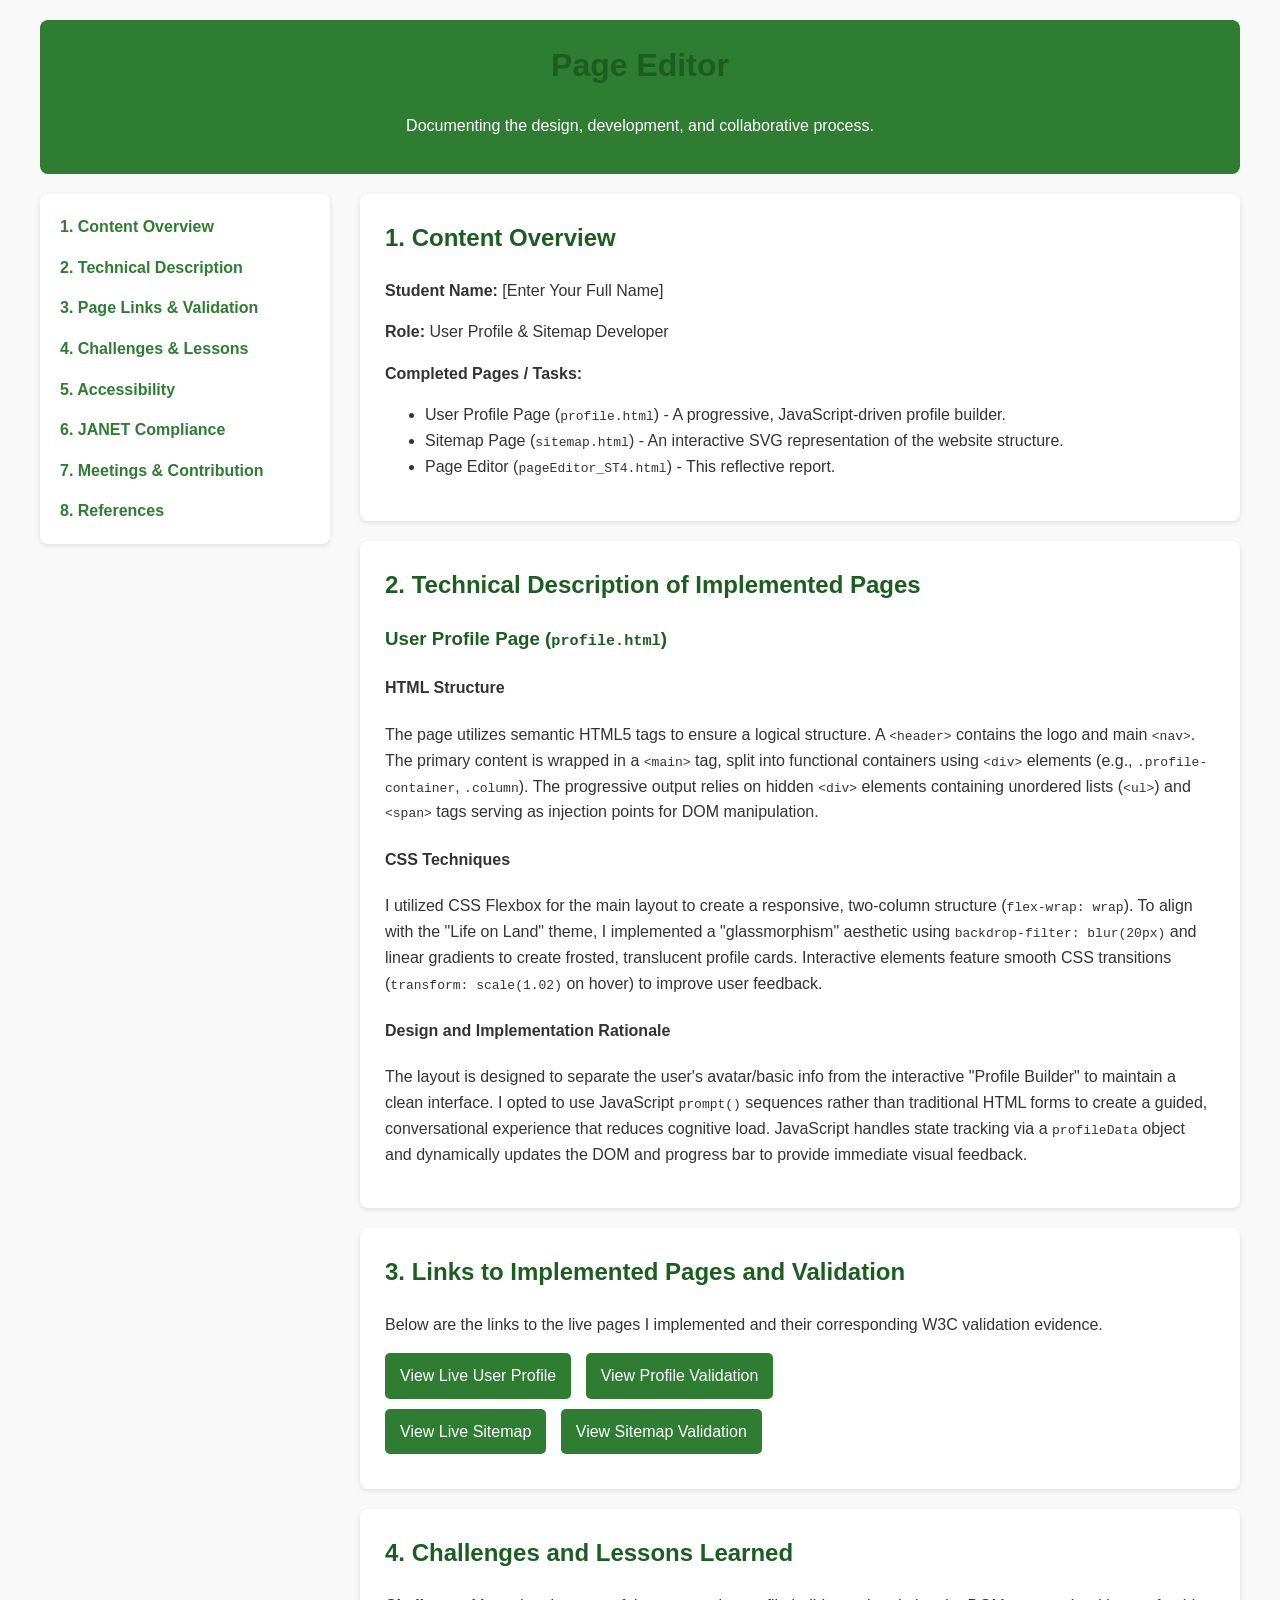
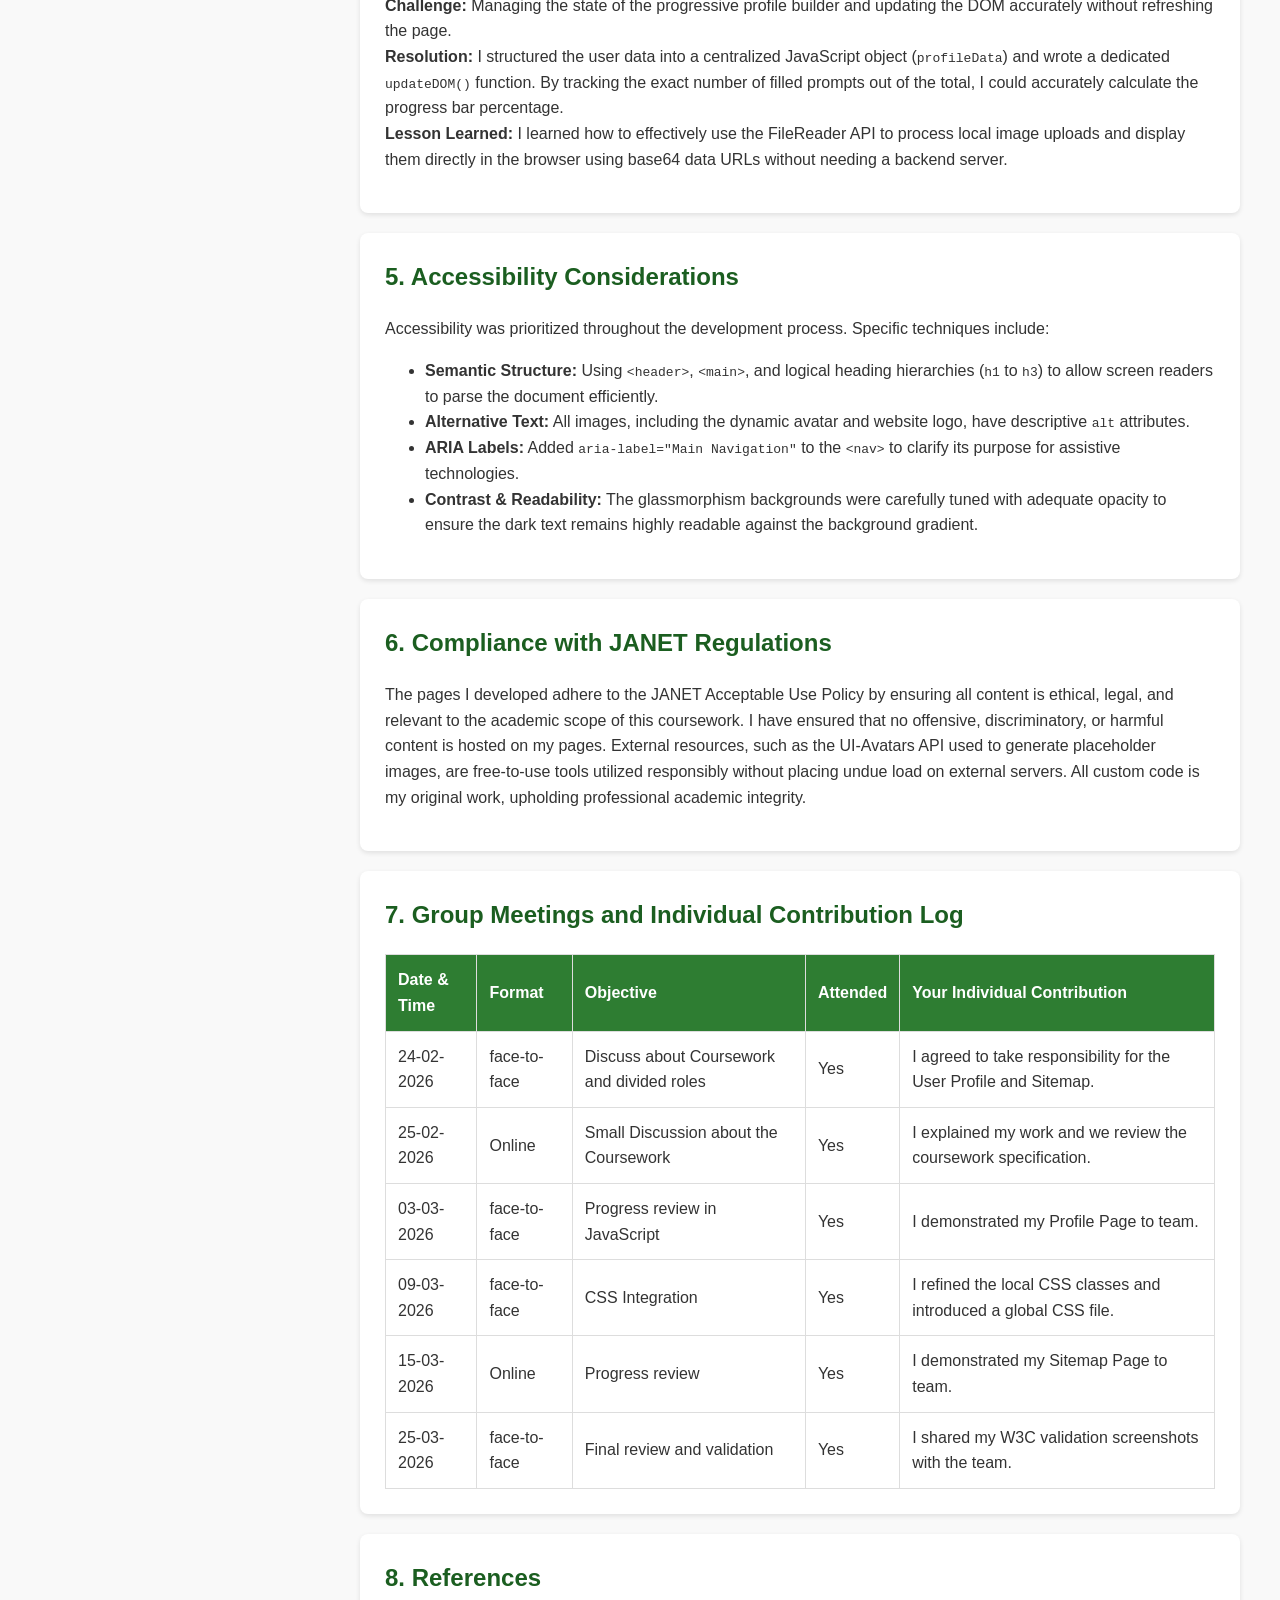
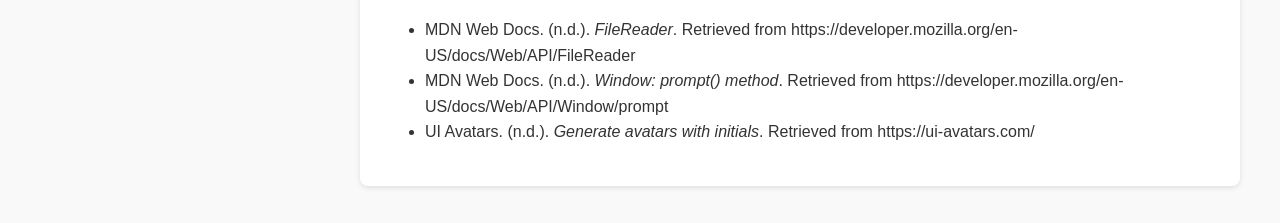
<file: pageEditor_ST4.html>
<!DOCTYPE html>
<html lang="en">
<head>
    <meta charset="UTF-8">
    <meta name="viewport" content="width=device-width, initial-scale=1.0">
    <title>Page Editor - Student 4</title>
    <style>
        /* Base styles */
        body {
            font-family: Arial, sans-serif;
            line-height: 1.6;
            color: #333;
            max-width: 1200px;
            margin: 0 auto;
            padding: 20px;
            background-color: #f9f9f9;
        }
        header {
            background: #2e7d32;
            color: #fff;
            padding: 20px;
            text-align: center;
            border-radius: 8px;
            margin-bottom: 20px;
        }

        /* --- Flexbox Layout Wrapper --- */
        .layout-wrapper {
            display: flex;
            gap: 30px;
            align-items: flex-start;
        }

        /* --- Side Navigation --- */
        nav.internal-nav {
            background: #fff;
            padding: 20px;
            border-radius: 8px;
            box-shadow: 0 2px 5px rgba(0,0,0,0.1);
            flex: 0 0 250px;
            position: sticky;
            top: 20px;
        }
        nav.internal-nav ul {
            list-style: none;
            padding: 0;
            margin: 0;
            display: flex;
            flex-direction: column;
            gap: 15px;
        }
        nav.internal-nav a {
            color: #2e7d32;
            text-decoration: none;
            font-weight: bold;
            display: block;
        }
        nav.internal-nav a:hover {
            text-decoration: underline;
            color: #1b5e20;
        }

        /* --- Main Content Area --- */
        main.content {
            flex: 1;
            min-width: 0;
        }

        section {
            background: #fff;
            padding: 25px;
            border-radius: 8px;
            box-shadow: 0 2px 5px rgba(0,0,0,0.1);
            margin-bottom: 20px;
            scroll-margin-top: 20px;
        }
        h1, h2, h3 {
            color: #1b5e20;
            margin-top: 0;
        }
        
        /* Table & Button Styles */
        table {
            width: 100%;
            border-collapse: collapse;
            margin-top: 15px;
        }
        table, th, td {
            border: 1px solid #ddd;
        }
        th, td {
            padding: 12px;
            text-align: left;
        }
        th {
            background-color: #2e7d32;
            color: white;
        }
        .link-btn {
            display: inline-block;
            background: #2e7d32;
            color: #fff;
            padding: 10px 15px;
            text-decoration: none;
            border-radius: 5px;
            margin-right: 10px;
            margin-bottom: 10px;
        }
        .link-btn:hover {
            background: #1b5e20;
        }

        /* --- Responsive Design --- */
        @media (max-width: 768px) {
            .layout-wrapper {
                flex-direction: column;
            }
            nav.internal-nav {
                position: static;
                flex: auto;
                width: 100%;
                box-sizing: border-box;
            }
            nav.internal-nav ul {
                flex-direction: row;
                flex-wrap: wrap;
            }
        }
    </style>
</head>
<body>

    <header>
        <h1>Page Editor</h1>
        <p>Documenting the design, development, and collaborative process.</p>
    </header>

    <div class="layout-wrapper">
        
        <nav class="internal-nav">
            <ul>
                <li><a href="#overview">1. Content Overview</a></li>
                <li><a href="#technical">2. Technical Description</a></li>
                <li><a href="#links">3. Page Links & Validation</a></li>
                <li><a href="#challenges">4. Challenges & Lessons</a></li>
                <li><a href="#accessibility">5. Accessibility</a></li>
                <li><a href="#compliance">6. JANET Compliance</a></li>
                <li><a href="#meetings">7. Meetings & Contribution</a></li>
                <li><a href="#references">8. References</a></li>
            </ul>
        </nav>

        <main class="content">
            
            <section id="overview">
                <h2>1. Content Overview</h2>
                <p><strong>Student Name:</strong> [Enter Your Full Name]</p>
                <p><strong>Role:</strong> User Profile & Sitemap Developer</p>
                <p><strong>Completed Pages / Tasks:</strong></p>
                <ul>
                    <li>User Profile Page (<code>profile.html</code>) - A progressive, JavaScript-driven profile builder.</li>
                    <li>Sitemap Page (<code>sitemap.html</code>) - An interactive SVG representation of the website structure.</li>
                    <li>Page Editor (<code>pageEditor_ST4.html</code>) - This reflective report.</li>
                </ul>
            </section>

            <section id="technical">
                <h2>2. Technical Description of Implemented Pages</h2>
                
                <h3>User Profile Page (<code>profile.html</code>)</h3>
                <h4>HTML Structure</h4>
                <p>The page utilizes semantic HTML5 tags to ensure a logical structure. A <code>&lt;header&gt;</code> contains the logo and main <code>&lt;nav&gt;</code>. The primary content is wrapped in a <code>&lt;main&gt;</code> tag, split into functional containers using <code>&lt;div&gt;</code> elements (e.g., <code>.profile-container</code>, <code>.column</code>). The progressive output relies on hidden <code>&lt;div&gt;</code> elements containing unordered lists (<code>&lt;ul&gt;</code>) and <code>&lt;span&gt;</code> tags serving as injection points for DOM manipulation.</p>

                <h4>CSS Techniques</h4>
                <p>I utilized CSS Flexbox for the main layout to create a responsive, two-column structure (<code>flex-wrap: wrap</code>). To align with the "Life on Land" theme, I implemented a "glassmorphism" aesthetic using <code>backdrop-filter: blur(20px)</code> and linear gradients to create frosted, translucent profile cards. Interactive elements feature smooth CSS transitions (<code>transform: scale(1.02)</code> on hover) to improve user feedback.</p>

                <h4>Design and Implementation Rationale</h4>
                <p>The layout is designed to separate the user's avatar/basic info from the interactive "Profile Builder" to maintain a clean interface. I opted to use JavaScript <code>prompt()</code> sequences rather than traditional HTML forms to create a guided, conversational experience that reduces cognitive load. JavaScript handles state tracking via a <code>profileData</code> object and dynamically updates the DOM and progress bar to provide immediate visual feedback.</p>
            </section>

            <section id="links">
                <h2>3. Links to Implemented Pages and Validation</h2>
                <p>Below are the links to the live pages I implemented and their corresponding W3C validation evidence.</p>
                <a href="profile.html" class="link-btn" target="_blank">View Live User Profile</a>
                <a href="validation_ST4.html#profile-validation" class="link-btn" target="_blank">View Profile Validation</a>
                <br>
                <a href="sitemap.html" class="link-btn" target="_blank">View Live Sitemap</a>
                <a href="validation_ST4.html#sitemap-validation" class="link-btn" target="_blank">View Sitemap Validation</a>
            </section>

            <section id="challenges">
                <h2>4. Challenges and Lessons Learned</h2>
                <p><strong>Challenge:</strong> Managing the state of the progressive profile builder and updating the DOM accurately without refreshing the page.<br>
                <strong>Resolution:</strong> I structured the user data into a centralized JavaScript object (<code>profileData</code>) and wrote a dedicated <code>updateDOM()</code> function. By tracking the exact number of filled prompts out of the total, I could accurately calculate the progress bar percentage.<br>
                <strong>Lesson Learned:</strong> I learned how to effectively use the FileReader API to process local image uploads and display them directly in the browser using base64 data URLs without needing a backend server.</p>
            </section>

            <section id="accessibility">
                <h2>5. Accessibility Considerations</h2>
                <p>Accessibility was prioritized throughout the development process. Specific techniques include:</p>
                <ul>
                    <li><strong>Semantic Structure:</strong> Using <code>&lt;header&gt;</code>, <code>&lt;main&gt;</code>, and logical heading hierarchies (<code>h1</code> to <code>h3</code>) to allow screen readers to parse the document efficiently.</li>
                    <li><strong>Alternative Text:</strong> All images, including the dynamic avatar and website logo, have descriptive <code>alt</code> attributes.</li>
                    <li><strong>ARIA Labels:</strong> Added <code>aria-label="Main Navigation"</code> to the <code>&lt;nav&gt;</code> to clarify its purpose for assistive technologies.</li>
                    <li><strong>Contrast & Readability:</strong> The glassmorphism backgrounds were carefully tuned with adequate opacity to ensure the dark text remains highly readable against the background gradient.</li>
                </ul>
            </section>

            <section id="compliance">
                <h2>6. Compliance with JANET Regulations</h2>
                <p>The pages I developed adhere to the JANET Acceptable Use Policy by ensuring all content is ethical, legal, and relevant to the academic scope of this coursework. I have ensured that no offensive, discriminatory, or harmful content is hosted on my pages. External resources, such as the UI-Avatars API used to generate placeholder images, are free-to-use tools utilized responsibly without placing undue load on external servers. All custom code is my original work, upholding professional academic integrity.</p>
            </section>

            <section id="meetings">
                <h2>7. Group Meetings and Individual Contribution Log</h2>
                <table>
                    <thead>
                        <tr>
                            <th>Date & Time</th>
                            <th>Format</th>
                            <th>Objective</th>
                            <th>Attended</th>
                            <th>Your Individual Contribution</th>
                        </tr>
                    </thead>
                    <tbody>
                        <tr>
                            <td>24-02-2026</td>
                            <td>face-to-face</td>
                            <td>Discuss about Coursework and divided roles</td>
                            <td>Yes</td>
                            <td>I agreed to take responsibility for the User Profile and Sitemap.</td>
                        </tr>
                        <tr>
                            <td>25-02-2026</td>
                            <td>Online</td>
                            <td>Small Discussion about the Coursework</td>
                            <td>Yes</td>
                            <td>I explained my work and we review the coursework specification.</td>
                        </tr>
                        <tr>
                            <td>03-03-2026</td>
                            <td>face-to-face</td>
                            <td>Progress review in JavaScript</td>
                            <td>Yes</td>
                            <td>I demonstrated my Profile Page to team.</td>
                        </tr>
                        <tr>
                            <td>09-03-2026</td>
                            <td>face-to-face</td>
                            <td>CSS Integration</td>
                            <td>Yes</td>
                            <td>I refined the local CSS classes and introduced a global CSS file.</td>
                        </tr>
                        <tr>
                            <td>15-03-2026</td>
                            <td>Online</td>
                            <td>Progress review</td>
                            <td>Yes</td>
                            <td>I demonstrated my Sitemap Page to team.</td>
                        </tr>
                        <tr>
                            <td>25-03-2026</td>
                            <td>face-to-face</td>
                            <td>Final review and validation</td>
                            <td>Yes</td>
                            <td>I shared my W3C validation screenshots with the team.</td>
                        </tr>
                    </tbody>
                </table>
            </section>

            <section id="references">
                <h2>8. References</h2>
                <ul>
                    <li>MDN Web Docs. (n.d.). <em>FileReader</em>. Retrieved from https://developer.mozilla.org/en-US/docs/Web/API/FileReader</li>
                    <li>MDN Web Docs. (n.d.). <em>Window: prompt() method</em>. Retrieved from https://developer.mozilla.org/en-US/docs/Web/API/Window/prompt</li>
                    <li>UI Avatars. (n.d.). <em>Generate avatars with initials</em>. Retrieved from https://ui-avatars.com/</li>
                </ul>
            </section>

        </main>
    </div>

</body>
</html>
</file>
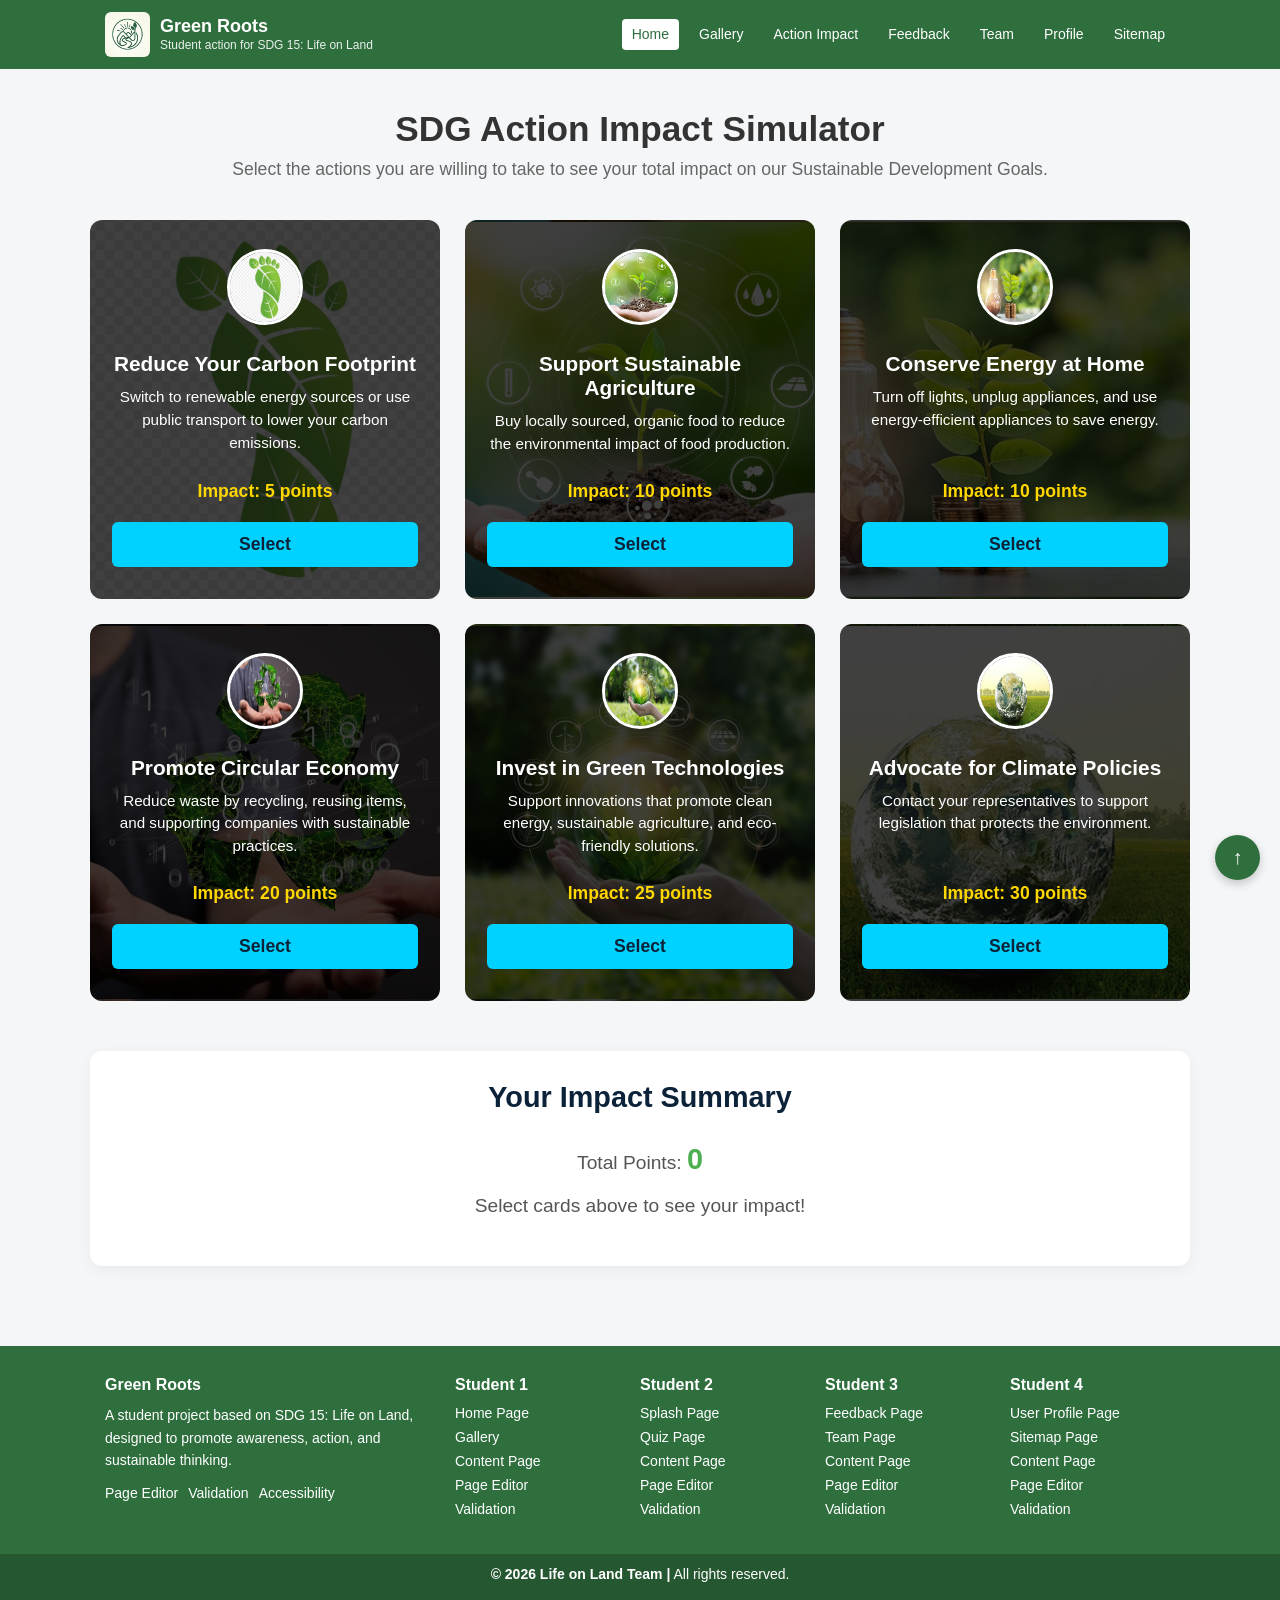
<file: quiz.html>
<!DOCTYPE html>
<html lang="en">

<head>
    <meta charset="UTF-8">
    <title>SDG Action Impact Simulator</title>
    <link rel="icon" href="images/logo.png">

    <!-- Page-specific external CSS -->
    <link rel="stylesheet" href="css/global.css">
    <link rel="stylesheet" href="css/navbar.css">
    <link rel="stylesheet" href="css/footer.css">

    <!-- Embedded CSS -->
    <style>
        /* Page background styling */
        body {
            font-family: Arial, sans-serif;
            margin: 0;
            padding: 0;
            background-color: #f4f6f8;
            /* FIXED (matches your design) */
            transition: background 0.5s ease;
            background-size: cover;
            background-position: center;
        }

        main {
            padding: 40px 20px;
            max-width: 1100px;
            margin: 0 auto;
        }

        main h2 {
            color: #333;
            font-size: 2.2em;
            margin-bottom: 10px;
            text-align: center;
        }

        main>p {
            color: #666;
            margin-bottom: 40px;
            text-align: center;
            font-size: 1.1em;
        }

        /* Grid layout for action cards */
        .action-grid {
            display: grid;
            grid-template-columns: repeat(3, 1fr);
            gap: 25px;
        }

        /* Action card design */
        .action-card {
            color: white;
            border-radius: 12px;
            padding: 30px 20px;
            text-align: center;
            display: flex;
            flex-direction: column;
            align-items: center;
            transition: 0.3s;
            border: 2px solid transparent;
            cursor: pointer;

            background-size: cover;
            background-position: center;

            background-blend-mode: darken;
            background-color: rgba(0, 0, 0, 0.75);
        }

        .card1 {
            background-image: url('images/carbon_foot.png');
        }

        .card2 {
            background-image: url('images/agriculture.png');
        }

        .card3 {
            background-image: url('images/energy.jpg');
        }

        .card4 {
            background-image: url('images/recycle.jpeg');
        }

        .card5 {
            background-image: url('images/green-tech.jpg');
        }

        .card6 {
            background-image: url('images/policy.jpg');
        }

        /* Hover effect for cards */
        .action-card:hover {
            transform: translateY(-5px);
            box-shadow: 0 10px 20px rgba(0, 0, 0, 0.2);
        }

        .action-card:focus {
            outline: 3px solid #00d2ff;
        }

        .icon-container {
            background-color: #e0f0ff;
            width: 70px;
            height: 70px;
            border-radius: 50%;
            display: flex;
            justify-content: center;
            align-items: center;
            font-size: 35px;
            margin-bottom: 20px;
        }

        .action-card h3 {
            font-size: 1.3em;
            margin: 10px 0;
            color: #ffffff;
        }

        .action-card p {
            font-size: 0.95em;
            line-height: 1.5;
            color: #ffffff;
            font-weight: 500;
            margin-bottom: 25px;
            flex-grow: 1;
        }

        .impact-points {
            color: #ffd700;
            font-weight: bold;
            font-size: 1.1em;
            margin-bottom: 20px;
        }

        .select-btn {
            background-color: #00d2ff;
            color: #0b2239;
            border: none;
            width: 100%;
            padding: 12px;
            border-radius: 6px;
            font-weight: bold;
            font-size: 1.1em;
            pointer-events: auto;
        }

        /* Selected card styling */
        .action-card.selected {
            transform: scale(1.03);
        }

        /* LOW impact */
        .action-card.low {
            border: 3px solid #ff4d4d;
            box-shadow: 0 0 10px #ff4d4d;
        }

        /* MEDIUM impact */
        .action-card.medium {
            border: 3px solid #ffd633;
            box-shadow: 0 0 10px #ffd633;
        }

        /* HIGH impact */
        .action-card.high {
            border: 3px solid #4CAF50;
            box-shadow: 0 0 10px #4CAF50;
        }


        .action-card.selected .select-btn {
            background-color: #4CAF50;
            color: white;
        }

        .feedback-summary {
            margin-top: 50px;
            padding: 30px;
            background-color: #fff;
            border-radius: 12px;
            text-align: center;
            box-shadow: 0 4px 15px rgba(0, 0, 0, 0.05);
        }

        .logo-con {
            width: 70px;
            height: 70px;
            border-radius: 50%;
            border: 3px solid #ffffff;
            background-color: #ffffff;
        }

        .feedback-summary h3 {
            margin-top: 0;
            font-size: 1.8em;
            color: #0b2239;
        }

        .feedback-summary p {
            font-size: 1.2em;
            color: #555;
        }

        #total-score {
            font-size: 1.5em;
            color: #4CAF50;
        }
    </style>
</head>

<body>

    <!-- Header -->
    <a class="back-to-top" href="#top" aria-label="Go to top">↑</a>

    <header class="site-header">
        <div class="container header-wrap">

            <a class="brand" href="home.html">
                <img src="images/logo.png" alt="Green Roots logo">
                <div class="brand-text">
                    <h1>Green Roots</h1>
                    <p>Student action for SDG 15: Life on Land</p>
                </div>
            </a>

            <nav class="main-nav" aria-label="Primary navigation">
                <ul>
                    <li><a href="home.html" class="active">Home</a></li>
                    <li><a href="gallery.html">Gallery</a></li>
                    <li><a href="quiz.html">Action Impact</a></li>
                    <li><a href="feedback.html">Feedback</a></li>
                    <li><a href="team.html">Team</a></li>
                    <li><a href="profile.html">Profile</a></li>
                    <li><a href="sitemap.html">Sitemap</a></li>
                </ul>
            </nav>

        </div>
    </header>

    <!-- Main Content -->
    <main>

        <h2>SDG Action Impact Simulator</h2>
        <p>Select the actions you are willing to take to see your total impact on our Sustainable Development Goals.</p>

        <div class="action-grid">

            <div class="action-card card1" tabindex="0" onclick="toggleAction(this, 5)">
                <div class="icon-container">
                    <img src="images/carbon_foot.png" alt="Reduce carbon footprint" class="logo-con">
                </div>
                <h3>Reduce Your Carbon Footprint</h3>
                <p>Switch to renewable energy sources or use public transport to lower your carbon emissions.</p>
                <div class="impact-points">Impact: 5 points</div>
                <button class="select-btn">Select</button>
            </div>

            <div class="action-card card2" tabindex="0" onclick="toggleAction(this, 10)">
                <div class="icon-container">
                    <img src="images/agriculture.png" alt="Sustainable agriculture" class="logo-con">
                </div>
                <h3>Support Sustainable Agriculture</h3>
                <p>Buy locally sourced, organic food to reduce the environmental impact of food production.</p>
                <div class="impact-points">Impact: 10 points</div>
                <button class="select-btn">Select</button>
            </div>

            <div class="action-card card3" tabindex="0" onclick="toggleAction(this, 10)">
                <div class="icon-container">
                    <img src="images/energy.jpg" alt="Energy saving" class="logo-con">
                </div>
                <h3>Conserve Energy at Home</h3>
                <p>Turn off lights, unplug appliances, and use energy-efficient appliances to save energy.</p>
                <div class="impact-points">Impact: 10 points</div>
                <button class="select-btn">Select</button>
            </div>

            <div class="action-card card4" tabindex="0" onclick="toggleAction(this, 20)">
                <div class="icon-container">
                    <img src="images/recycle.jpeg" alt="Recycling" class="logo-con">
                </div>
                <h3>Promote Circular Economy</h3>
                <p>Reduce waste by recycling, reusing items, and supporting companies with sustainable practices.</p>
                <div class="impact-points">Impact: 20 points</div>
                <button class="select-btn">Select</button>
            </div>

            <div class="action-card card5" tabindex="0" onclick="toggleAction(this, 25)">
                <div class="icon-container">
                    <img src="images/green-tech.jpg" alt="Green technology" class="logo-con">
                </div>
                <h3>Invest in Green Technologies</h3>
                <p>Support innovations that promote clean energy, sustainable agriculture, and eco-friendly solutions.
                </p>
                <div class="impact-points">Impact: 25 points</div>
                <button class="select-btn">Select</button>
            </div>

            <div class="action-card card6" tabindex="0" onclick="toggleAction(this, 30)">
                <div class="icon-container">
                    <img src="images/policy.jpg" alt="Climate policy" class="logo-con">
                </div>
                <h3>Advocate for Climate Policies</h3>
                <p>Contact your representatives to support legislation that protects the environment.</p>
                <div class="impact-points">Impact: 30 points</div>
                <button class="select-btn">Select</button>
            </div>

        </div>

        <div class="feedback-summary">
            <h3>Your Impact Summary</h3>
            <p>Total Points: <strong id="total-score">0</strong></p>
            <p id="feedback-message">Select cards above to see your impact!</p>
        </div>




    </main>

    <!-- Footer -->
    <footer class="site-footer">

        <div class="container footer-grid">

            <div class="footer-col">
                <h3>Green Roots</h3>
                <p>
                    A student project based on SDG 15: Life on Land, designed to promote awareness, action, and
                    sustainable thinking.
                </p>

                <div class="footer-links">
                    <a href="pageEditor_ST1.html" target="_blank">Page Editor</a>
                    <a href="validation_ST1.html">Validation</a>
                    <a href="https://www.w3.org/WAI/" target="_blank">Accessibility</a>
                </div>
            </div>

            <div class="footer-col">
                <h3>Student 1</h3>
                <ul>
                    <li><a href="home.html">Home Page</a></li>
                    <li><a href="gallery.html">Gallery</a></li>
                    <li><a href="content_ST1.html">Content Page</a></li>
                    <li><a href="pageEditor_ST1.html">Page Editor</a></li>
                    <li><a href="validation_ST1.html">Validation</a></li>
                </ul>
            </div>

            <div class="footer-col">
                <h3>Student 2</h3>
                <ul>
                    <li><a href="index.html">Splash Page</a></li>
                    <li><a href="quiz.html">Quiz Page</a></li>
                    <li><a href="content_ST2.html">Content Page</a></li>
                    <li><a href="pageEditor_ST2.html">Page Editor</a></li>
                    <li><a href="validation_ST2.html">Validation</a></li>
                </ul>
            </div>

            <div class="footer-col">
                <h3>Student 3</h3>
                <ul>
                    <li><a href="feedback.html">Feedback Page</a></li>
                    <li><a href="team.html">Team Page</a></li>
                    <li><a href="content_ST3.html">Content Page</a></li>
                    <li><a href="pageEditor_ST3.html">Page Editor</a></li>
                    <li><a href="validation_ST3.html">Validation</a></li>
                </ul>
            </div>

            <div class="footer-col">
                <h3>Student 4</h3>
                <ul>
                    <li><a href="profile.html">User Profile Page</a></li>
                    <li><a href="sitemap.html">Sitemap Page</a></li>
                    <li><a href="content_ST4.html">Content Page</a></li>
                    <li><a href="pageEditor_ST4.html">Page Editor</a></li>
                    <li><a href="validation_ST4.html">Validation</a></li>
                </ul>
            </div>

        </div>

        <div class="footer-bottom">
            <p><strong>&copy; 2026 Life on Land Team |</strong> All rights reserved.</p>
        </div>

    </footer>

    <!-- JavaScript -->
    <script>
        let totalScore = 0;

        // Impact Levels:
        // 0–30 = Low Impact
        // 31–70 = Medium Impact
        // 71–100 = High Impact

        function toggleAction(cardElement, points) {

            cardElement.classList.toggle('selected');
            const btn = cardElement.querySelector('.select-btn');

            if (cardElement.classList.contains('selected')) {

                totalScore += points;
                btn.textContent = "Selected";

            } else {
                totalScore -= points;
                btn.textContent = "Select";
            }

            updateFeedback();
        }

        function updateFeedback() {

            const scoreDisplay = document.getElementById('total-score');
            const messageDisplay = document.getElementById('feedback-message');

            scoreDisplay.textContent = totalScore;

            const allCards = document.querySelectorAll('.action-card');
            allCards.forEach(card => {
                card.classList.remove('low', 'medium', 'high');
            });

            const selectedCards = document.querySelectorAll('.action-card.selected');

            let level = "";

            if (totalScore === 0) {

                messageDisplay.textContent = "Select cards above to see your impact!";
                document.body.style.backgroundColor = "#f4f6f8";
                return;
            }
            else if (totalScore <= 30) {

                messageDisplay.textContent = "Low Impact";
                document.body.style.backgroundColor = "#F28B82";
                level = "low";
            }
            else if (totalScore <= 70) {
                messageDisplay.textContent = "Medium Impact";
                document.body.style.backgroundColor = "#FFF3B0";
                level = "medium";
            }
            else {
                messageDisplay.textContent = "High Impact";
                document.body.style.backgroundColor = "#6FCF97";
                level = "high";
            }

            selectedCards.forEach(card => {
                card.classList.add(level);
            });
        }
    </script>
</body>

</html>
</file>
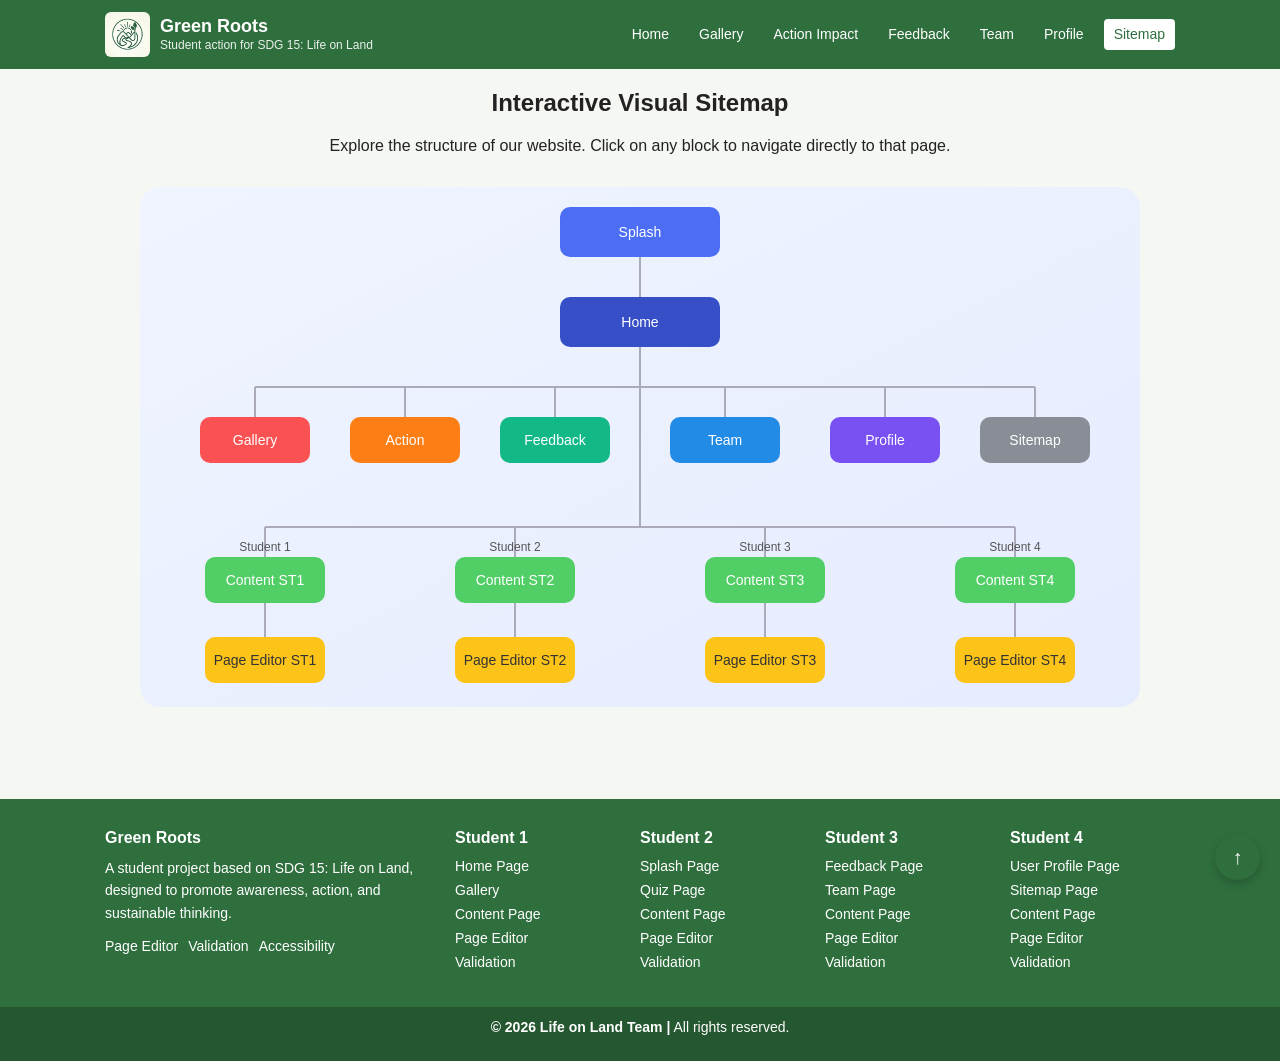
<file: sitemap.html>
<!DOCTYPE html>
<html lang="en">

<head>
	<meta charset="UTF-8">
	<meta name="viewport" content="width=device-width, initial-scale=1.0">
	<link rel="icon" href="images/logo.png">
	<title>Website Sitemap | SDG Project</title>

	<link rel="stylesheet" href="css/global.css">
	<link rel="stylesheet" href="css/navbar.css">
	<link rel="stylesheet" href="css/footer.css">

	<style>
		.sitemap-container {
			display: flex;
			justify-content: center;
			align-items: center;
			margin: 2rem auto;
			max-width: 1000px;
			overflow-x: auto;
		}

		svg {
			width: 100%;
			height: auto;
		}

		.link-line {
			stroke: #555;
			stroke-width: 2px;
			fill: none;
		}

		a {
			transition: all 0.3s;
			transform-origin: center;
		}

		a:hover {
			transform: scale(1.01);
		}

		.center-text {
			text-align: center;
		}
	</style>
</head>

<body>

	<a class="back-to-top" href="#top" aria-label="Go to top">↑</a>

	<header class="site-header">
		<div class="container header-wrap">

			<a class="brand" href="home.html">
				<img src="images/logo.png" alt="Green Roots logo">
				<div class="brand-text">
					<h1>Green Roots</h1>
					<p>Student action for SDG 15: Life on Land</p>
				</div>
			</a>

			<nav class="main-nav" aria-label="Primary navigation">
				<ul>
					<li><a href="home.html">Home</a></li>
					<li><a href="gallery.html">Gallery</a></li>
					<li><a href="ais.html">Action Impact</a></li>
					<li><a href="feedback.html">Feedback</a></li>
					<li><a href="team.html">Team</a></li>
					<li><a href="profile.html">Profile</a></li>
					<li><a href="sitemap.html" class="active">Sitemap</a></li>
				</ul>
			</nav>

		</div>
	</header>

	<main>
		<section class="sitemap-intro">
			<h2 class="center-text">Interactive Visual Sitemap</h2>
			<p class="center-text">Explore the structure of our website. Click on any block to navigate directly to that
				page.</p>
		</section>

		<div class="sitemap-container">
			<svg viewBox="0 0 1000 520" role="img">

				<defs>
					<linearGradient id="bgGrad" x1="0" y1="0" x2="1" y2="1">
						<stop offset="0%" stop-color="#f0f4ff" />
						<stop offset="100%" stop-color="#e6ecff" />
					</linearGradient>

					<linearGradient id="nodeGrad" x1="0" y1="0" x2="1" y2="1">
						<stop offset="0%" stop-color="#6a85ff" />
						<stop offset="100%" stop-color="#4b5fff" />
					</linearGradient>

					<filter id="shadow">
						<feDropShadow dx="0" dy="4" stdDeviation="4" flood-opacity="0.2" />
					</filter>
				</defs>

				<!-- Background -->
				<rect width="1000" height="520" fill="url(#bgGrad)" rx="20" />

				<!-- CONNECTOR LINES -->
				<g stroke="#aab" stroke-width="2" fill="none">

					<!-- Splash to Home -->
					<line x1="500" y1="70" x2="500" y2="110" />

					<!-- Home to horizontal bar -->
					<line x1="500" y1="160" x2="500" y2="230" />

					<!-- Horizontal bar across nav tier -->
					<line x1="115" y1="200" x2="895" y2="200" />

					<!-- Drops to each nav node -->
					<line x1="115" y1="200" x2="115" y2="230" />
					<line x1="265" y1="200" x2="265" y2="230" />
					<line x1="415" y1="200" x2="415" y2="230" />
					<line x1="585" y1="200" x2="585" y2="230" />
					<line x1="745" y1="200" x2="745" y2="230" />
					<line x1="895" y1="200" x2="895" y2="230" />

					<!-- Home down to student section horizontal bar -->
					<line x1="500" y1="160" x2="500" y2="340" />
					<line x1="125" y1="340" x2="875" y2="340" />

					<!-- Drops to each student column -->
					<line x1="125" y1="340" x2="125" y2="370" />
					<line x1="375" y1="340" x2="375" y2="370" />
					<line x1="625" y1="340" x2="625" y2="370" />
					<line x1="875" y1="340" x2="875" y2="370" />

					<!-- ST1 vertical spine -->
					<line x1="125" y1="410" x2="125" y2="450" />

					<!-- ST2 vertical spine -->
					<line x1="375" y1="410" x2="375" y2="450" />

					<!-- ST3 vertical spine -->
					<line x1="625" y1="410" x2="625" y2="450" />

					<!-- ST4 vertical spine -->
					<line x1="875" y1="410" x2="875" y2="450" />

				</g>

				<!-- Nodes -->
				<g font-family="Arial" font-size="14" text-anchor="middle" fill="#fff">

					<!-- Splash -->
					<a href="index.html" xlink:href="index.html">
						<title>Splash Screen</title>
						<rect x="420" y="20" width="160" height="50" rx="10" fill="#4c6ef5" />
						<text x="500" y="45" dominant-baseline="central">Splash</text>
					</a>

					<!-- Home -->
					<a href="home.html" xlink:href="home.html">
						<title>Home Page</title>
						<rect x="420" y="110" width="160" height="50" rx="10" fill="#364fc7" />
						<text x="500" y="135" dominant-baseline="central">Home</text>
					</a>

					<!-- Nav tier — 7 nodes evenly spread -->
					<a href="gallery.html">
						<title>Gallery</title>
						<rect x="60" y="230" width="110" height="46" rx="10" fill="#fa5252" />
						<text x="115" y="253" dominant-baseline="central">Gallery</text>
					</a>

					<a href="ais.html">
						<title>Action Impact</title>
						<rect x="210" y="230" width="110" height="46" rx="10" fill="#fd7e14" />
						<text x="265" y="253" dominant-baseline="central">Action</text>
					</a>

					<a href="feedback.html">
						<title>Feedback</title>
						<rect x="360" y="230" width="110" height="46" rx="10" fill="#12b886" />
						<text x="415" y="253" dominant-baseline="central">Feedback</text>
					</a>

					<a href="team.html">
						<title>Team</title>
						<rect x="530" y="230" width="110" height="46" rx="10" fill="#228be6" />
						<text x="585" y="253" dominant-baseline="central">Team</text>
					</a>

					<a href="profile.html">
						<title>User Profile</title>
						<rect x="690" y="230" width="110" height="46" rx="10" fill="#7950f2" />
						<text x="745" y="253" dominant-baseline="central">Profile</text>
					</a>

					<a href="sitemap.html">
						<title>Sitemap</title>
						<rect x="840" y="230" width="110" height="46" rx="10" fill="#898e96" />
						<text x="895" y="253" dominant-baseline="central">Sitemap</text>
					</a>

					<!-- Student section labels -->
					<text x="125" y="360" fill="#555" font-size="12" dominant-baseline="central">Student 1</text>
					<text x="375" y="360" fill="#555" font-size="12" dominant-baseline="central">Student 2</text>
					<text x="625" y="360" fill="#555" font-size="12" dominant-baseline="central">Student 3</text>
					<text x="875" y="360" fill="#555" font-size="12" dominant-baseline="central">Student 4</text>

					<!-- ST1 -->
					<a href="content_ST1.html" xlink:href="content_ST1.html">
						<title>Content ST1</title>
						<rect x="65" y="370" width="120" height="46" rx="10" fill="#51cf66" />
						<text x="125" y="393" dominant-baseline="central">Content ST1</text>
					</a>
					<a href="pageEditor_ST1.html" xlink:href="pageEditor_ST1.html">
						<title>Page Editor ST1</title>
						<rect x="65" y="450" width="120" height="46" rx="10" fill="#fcc419" fill-opacity="1" />
						<text x="125" y="473" dominant-baseline="central" fill="#333">Page Editor ST1</text>
					</a>
					<a href="validation_ST1.html" xlink:href="validation_ST1.html">
						<title>Validation ST1</title>
						<rect x="65" y="530" width="120" height="46" rx="10" fill="#ff922b" />
						<text x="125" y="553" dominant-baseline="central">Page Validation ST1</text>
					</a>

					<!-- ST2 -->
					<a href="content_ST2.html" xlink:href="content_ST2.html">
						<title>Content ST2</title>
						<rect x="315" y="370" width="120" height="46" rx="10" fill="#51cf66" />
						<text x="375" y="393" dominant-baseline="central">Content ST2</text>
					</a>
					<a href="pageEditor_ST2.html" xlink:href="pageEditor_ST2.html">
						<title>Page Editor ST2</title>
						<rect x="315" y="450" width="120" height="46" rx="10" fill="#fcc419" />
						<text x="375" y="473" dominant-baseline="central" fill="#333">Page Editor ST2</text>
					</a>
					<a href="validation_ST2.html" xlink:href="validation_ST2.html">
						<title>Validation ST2</title>
						<rect x="315" y="530" width="120" height="46" rx="10" fill="#ff922b" />
						<text x="375" y="553" dominant-baseline="central">Validation ST2</text>
					</a>

					<!-- ST3 -->
					<a href="content_ST3.html" xlink:href="content_ST3.html">
						<title>Content ST3</title>
						<rect x="565" y="370" width="120" height="46" rx="10" fill="#51cf66" />
						<text x="625" y="393" dominant-baseline="central">Content ST3</text>
					</a>
					<a href="pageEditor_ST3.html" xlink:href="pageEditor_ST3.html">
						<title>Page Editor ST3</title>
						<rect x="565" y="450" width="120" height="46" rx="10" fill="#fcc419" />
						<text x="625" y="473" dominant-baseline="central" fill="#333">Page Editor ST3</text>
					</a>
					<a href="validation_ST3.html" xlink:href="validation_ST3.html">
						<title>Validation ST3</title>
						<rect x="565" y="530" width="120" height="46" rx="10" fill="#ff922b" />
						<text x="625" y="553" dominant-baseline="central">Validation ST3</text>
					</a>

					<!-- ST4 -->
					<a href="content_ST4.html" xlink:href="content_ST4.html">
						<title>Content ST4</title>
						<rect x="815" y="370" width="120" height="46" rx="10" fill="#51cf66" />
						<text x="875" y="393" dominant-baseline="central">Content ST4</text>
					</a>
					<a href="pageEditor_ST4.html" xlink:href="pageEditor_ST4.html">
						<title>Page Editor ST4</title>
						<rect x="815" y="450" width="120" height="46" rx="10" fill="#fcc419" />
						<text x="875" y="473" dominant-baseline="central" fill="#333">Page Editor ST4</text>
					</a>
					<a href="validation_ST4.html" xlink:href="validation_ST4.html">
						<title>Validation ST4</title>
						<rect x="815" y="530" width="120" height="46" rx="10" fill="#ff922b" />
						<text x="875" y="553" dominant-baseline="central">Validation ST4</text>
					</a>

				</g>

			</svg>
		</div>
	</main>

	<footer class="site-footer">

		<div class="container footer-grid">

			<div class="footer-col">
				<h3>Green Roots</h3>
				<p>
					A student project based on SDG 15: Life on Land, designed to promote awareness, action, and
					sustainable thinking.
				</p>

				<div class="footer-links">
					<a href="pageEditor_ST1.html" target="_blank">Page Editor</a>
					<a href="validation_ST1.html">Validation</a>
					<a href="https://www.w3.org/WAI/" target="_blank">Accessibility</a>
				</div>
			</div>

			<div class="footer-col">
				<h3>Student 1</h3>
				<ul>
					<li><a href="home.html">Home Page</a></li>
					<li><a href="gallery.html">Gallery</a></li>
					<li><a href="content_ST1.html">Content Page</a></li>
					<li><a href="pageEditor_ST1.html">Page Editor</a></li>
					<li><a href="validation_ST1.html">Validation</a></li>
				</ul>
			</div>

			<div class="footer-col">
				<h3>Student 2</h3>
				<ul>
					<li><a href="index.html">Splash Page</a></li>
					<li><a href="quiz.html">Quiz Page</a></li>
					<li><a href="content_ST2.html">Content Page</a></li>
					<li><a href="pageEditor_ST2.html">Page Editor</a></li>
					<li><a href="validation_ST2.html">Validation</a></li>
				</ul>
			</div>

			<div class="footer-col">
				<h3>Student 3</h3>
				<ul>
					<li><a href="feedback.html">Feedback Page</a></li>
					<li><a href="team.html">Team Page</a></li>
					<li><a href="content_ST3.html">Content Page</a></li>
					<li><a href="pageEditor_ST3.html">Page Editor</a></li>
					<li><a href="validation_ST3.html">Validation</a></li>
				</ul>
			</div>

			<div class="footer-col">
				<h3>Student 4</h3>
				<ul>
					<li><a href="profile.html">User Profile Page</a></li>
					<li><a href="sitemap.html">Sitemap Page</a></li>
					<li><a href="content_ST4.html">Content Page</a></li>
					<li><a href="pageEditor_ST4.html">Page Editor</a></li>
					<li><a href="validation_ST4.html">Validation</a></li>
				</ul>
			</div>

		</div>

		<div class="footer-bottom">
			<p><strong>&copy; 2026 Life on Land Team |</strong> All rights reserved.</p>
		</div>

	</footer>
</body>

</html>
</file>
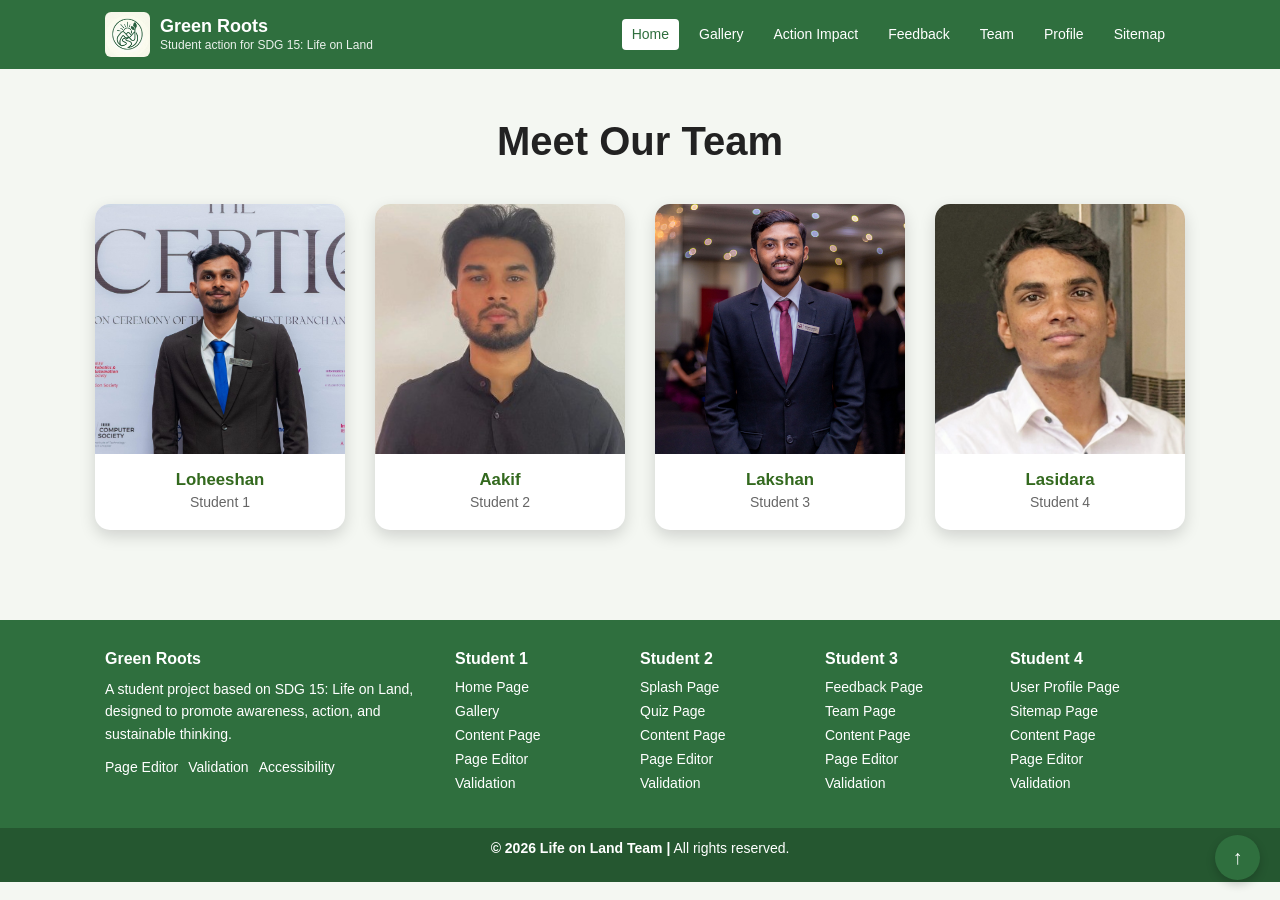
<file: team.html>
<!DOCTYPE html>
<html lang="en">

<head>
  <meta charset="UTF-8" />
  <meta name="viewport" content="width=device-width, initial-scale=1.0" />
  <title>Team - Life on Land</title>
  <link rel="stylesheet" href="css/global.css">
  <link rel="stylesheet" href="css/navbar.css">
  <link rel="stylesheet" href="css/footer.css">
  <link rel="stylesheet" href="https://cdnjs.cloudflare.com/ajax/libs/font-awesome/6.4.0/css/all.min.css" />
  <link rel="icon" href="images/logo.png">
  <style>
    .container-2 {
      padding: 50px 20px;
      max-width: 1200px;
      margin: auto;
      text-align: center;
    }

    h1 {
      font-size: 2.5rem;
      margin-bottom: 40px;
    }

    .team-grid {
      display: flex;
      flex-wrap: wrap;
      gap: 30px;
      justify-content: center;
    }

    .member-card {
      position: relative;
      background-color: #fff;
      width: 250px;
      border-radius: 15px;
      overflow: hidden;
      box-shadow: 0 6px 16px rgba(0, 0, 0, 0.15);
      cursor: pointer;
      transition: transform 0.3s ease, box-shadow 0.3s ease;
    }

    .member-card:hover {
      transform: translateY(-8px);
      box-shadow: 0 12px 28px rgba(0, 0, 0, 0.22);
    }

    .member-image {
      width: 100%;
      height: 250px;
      object-fit: cover;
      display: block;
      transition: opacity 0.4s ease;
    }

    .overlay {
      position: absolute;
      top: 0;
      left: 0;
      width: 100%;
      height: 250px;
      background: rgba(27, 94, 32, 0.82);
      color: #fff;
      display: flex;
      flex-direction: column;
      justify-content: center;
      align-items: flex-start;
      padding: 20px;
      box-sizing: border-box;
      opacity: 0;
      transform: translateY(10px);
      transition: opacity 0.35s ease, transform 0.35s ease;
      border-radius: 15px 15px 0 0;
      pointer-events: none;
    }

    .member-card:hover .overlay,
    .member-card:focus-within .overlay {
      opacity: 1;
      transform: translateY(0);
      pointer-events: auto;
    }

    .overlay p {
      margin: 5px 0;
      font-size: 0.85rem;
      line-height: 1.5;
    }

    .overlay strong {
      color: #a5d6a7;
      font-size: 0.8rem;
      text-transform: uppercase;
      letter-spacing: 0.05em;
    }

    .member-info {
      padding: 16px 20px 20px;
    }

    .member-info h3 {
      margin: 0 0 4px;
      color: #33691e;
      font-size: 1.05rem;
    }

    .member-info p {
      margin: 0;
      font-size: 0.875rem;
      color: #666;
    }

    @media (max-width: 600px) {
      .member-card {
        width: 90%;
      }
    }
  </style>
</head>

<body>

  <a class="back-to-top" href="#top" aria-label="Go to top">↑</a>

  <header class="site-header">
    <div class="container header-wrap">

      <a class="brand" href="home.html">
        <img src="images/logo.png" alt="Green Roots logo">
        <div class="brand-text">
          <h1>Green Roots</h1>
          <p>Student action for SDG 15: Life on Land</p>
        </div>
      </a>

      <nav class="main-nav" aria-label="Primary navigation">
        <ul>
          <li><a href="home.html" class="active">Home</a></li>
          <li><a href="gallery.html">Gallery</a></li>
          <li><a href="quiz.html">Action Impact</a></li>
          <li><a href="feedback.html">Feedback</a></li>
          <li><a href="team.html">Team</a></li>
          <li><a href="profile.html">Profile</a></li>
          <li><a href="sitemap.html">Sitemap</a></li>
        </ul>
      </nav>

    </div>
  </header>

  <main class="container-2">
    <h1>Meet Our Team</h1>
    <div class="team-grid">

      <div class="member-card" tabindex="0">
        <img src="images/loheeshan.jpeg" alt="Loheeshan - Student 1" class="member-image" />

        <div class="overlay">
          <p><strong>Role</strong></p>
          <p>UI/UX Lead &amp; Core Structure Developer</p>
          <p><strong>Tasks</strong></p>
          <p>Website Style &amp; Navigation</p>
          <p>Home Page design and interactive links</p>
          <p>Gallery page implementation</p>
        </div>

        <div class="member-info">
          <h3>Loheeshan</h3>
          <p>Student 1</p>
        </div>
      </div>

      <div class="member-card" tabindex="0">
        <img src="images/aakif.jpeg" alt="Aakif - Student 2" class="member-image" />

        <div class="overlay">
          <p><strong>Role</strong></p>
          <p>Frontend Developer &amp; Interactive Content Specialist</p>
          <p><strong>Tasks</strong></p>
          <p>Splash screen implementation</p>
          <p>Volunteer page design and interactivity</p>
        </div>

        <div class="member-info">
          <h3>Aakif</h3>
          <p>Student 2</p>
        </div>
      </div>

      <div class="member-card" tabindex="0">
        <img src="images/lakshan.jpg" alt="Lakshan - Student 3" class="member-image" />

        <div class="overlay">
          <p><strong>Role</strong></p>
          <p>Forms &amp; User Interaction Specialist</p>
          <p><strong>Tasks</strong></p>
          <p>Feedback page design and validation</p>
          <p>Team page development</p>
        </div>

        <div class="member-info">
          <h3>Lakshan</h3>
          <p>Student 3</p>
        </div>
      </div>

      <div class="member-card" tabindex="0">
        <img src="images/lasidara.jpeg" alt="Lasidara - Student 4" class="member-image" />

        <div class="overlay">
          <p><strong>Role</strong></p>
          <p>Sitemap Architect</p>
          <p><strong>Tasks</strong></p>
          <p>User Profile page design</p>
          <p>Sitemap (SVG) implementation</p>
        </div>

        <div class="member-info">
          <h3>Lasidara</h3>
          <p>Student 4</p>
        </div>
      </div>

    </div>
  </main>


  <footer class="site-footer">

    <div class="container footer-grid">

      <div class="footer-col">
        <h3>Green Roots</h3>
        <p>
          A student project based on SDG 15: Life on Land, designed to promote awareness, action, and
          sustainable thinking.
        </p>

        <div class="footer-links">
          <a href="pageEditor_ST1.html" target="_blank">Page Editor</a>
          <a href="validation_ST1.html">Validation</a>
          <a href="https://www.w3.org/WAI/" target="_blank">Accessibility</a>
        </div>
      </div>

      <div class="footer-col">
        <h3>Student 1</h3>
        <ul>
          <li><a href="home.html">Home Page</a></li>
          <li><a href="gallery.html">Gallery</a></li>
          <li><a href="content_ST1.html">Content Page</a></li>
          <li><a href="pageEditor_ST1.html">Page Editor</a></li>
          <li><a href="validation_ST1.html">Validation</a></li>
        </ul>
      </div>

      <div class="footer-col">
        <h3>Student 2</h3>
        <ul>
          <li><a href="index.html">Splash Page</a></li>
          <li><a href="quiz.html">Quiz Page</a></li>
          <li><a href="content_ST2.html">Content Page</a></li>
          <li><a href="pageEditor_ST2.html">Page Editor</a></li>
          <li><a href="validation_ST2.html">Validation</a></li>
        </ul>
      </div>

      <div class="footer-col">
        <h3>Student 3</h3>
        <ul>
          <li><a href="feedback.html">Feedback Page</a></li>
          <li><a href="team.html">Team Page</a></li>
          <li><a href="content_ST3.html">Content Page</a></li>
          <li><a href="pageEditor_ST3.html">Page Editor</a></li>
          <li><a href="validation_ST3.html">Validation</a></li>
        </ul>
      </div>

      <div class="footer-col">
        <h3>Student 4</h3>
        <ul>
          <li><a href="profile.html">User Profile Page</a></li>
          <li><a href="sitemap.html">Sitemap Page</a></li>
          <li><a href="content_ST4.html">Content Page</a></li>
          <li><a href="pageEditor_ST4.html">Page Editor</a></li>
          <li><a href="validation_ST4.html">Validation</a></li>
        </ul>
      </div>

    </div>

    <div class="footer-bottom">
      <p><strong>&copy; 2026 Life on Land Team |</strong> All rights reserved.</p>
    </div>

  </footer>

</body>

</html>
</file>
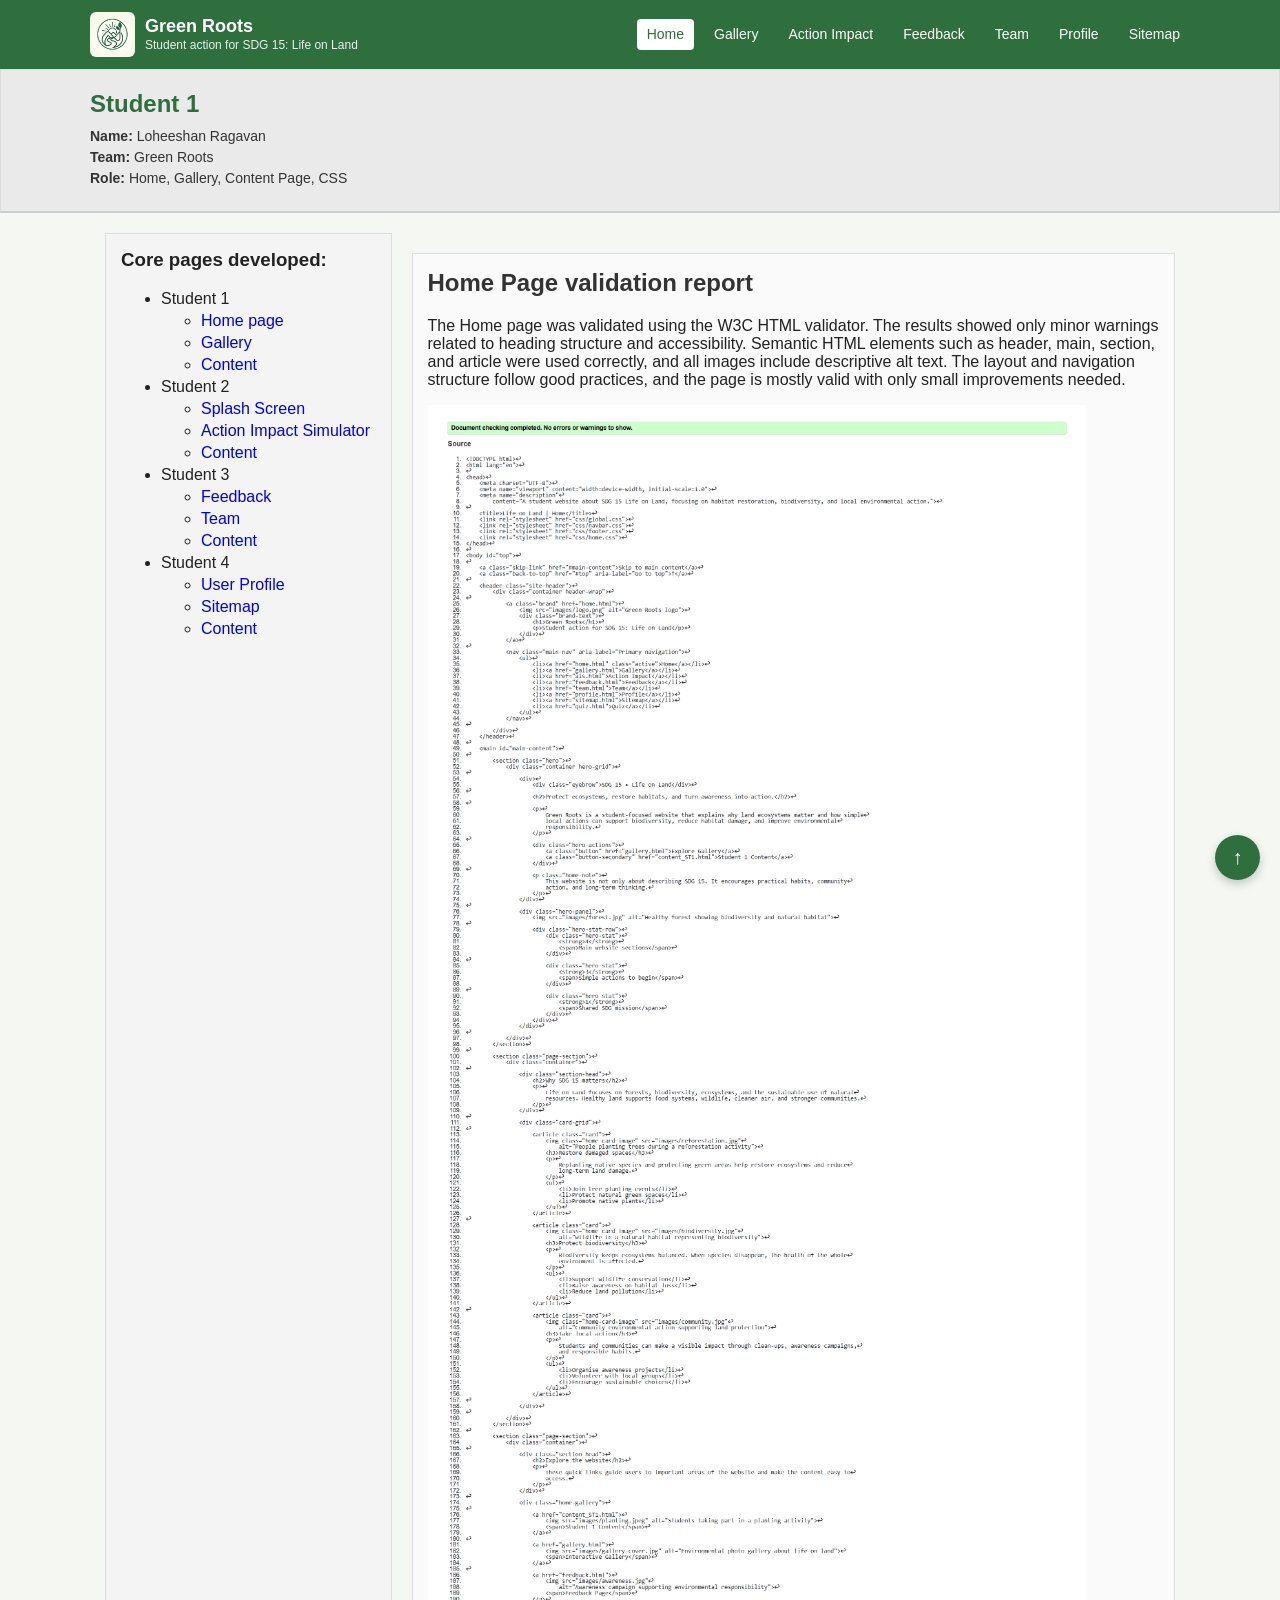
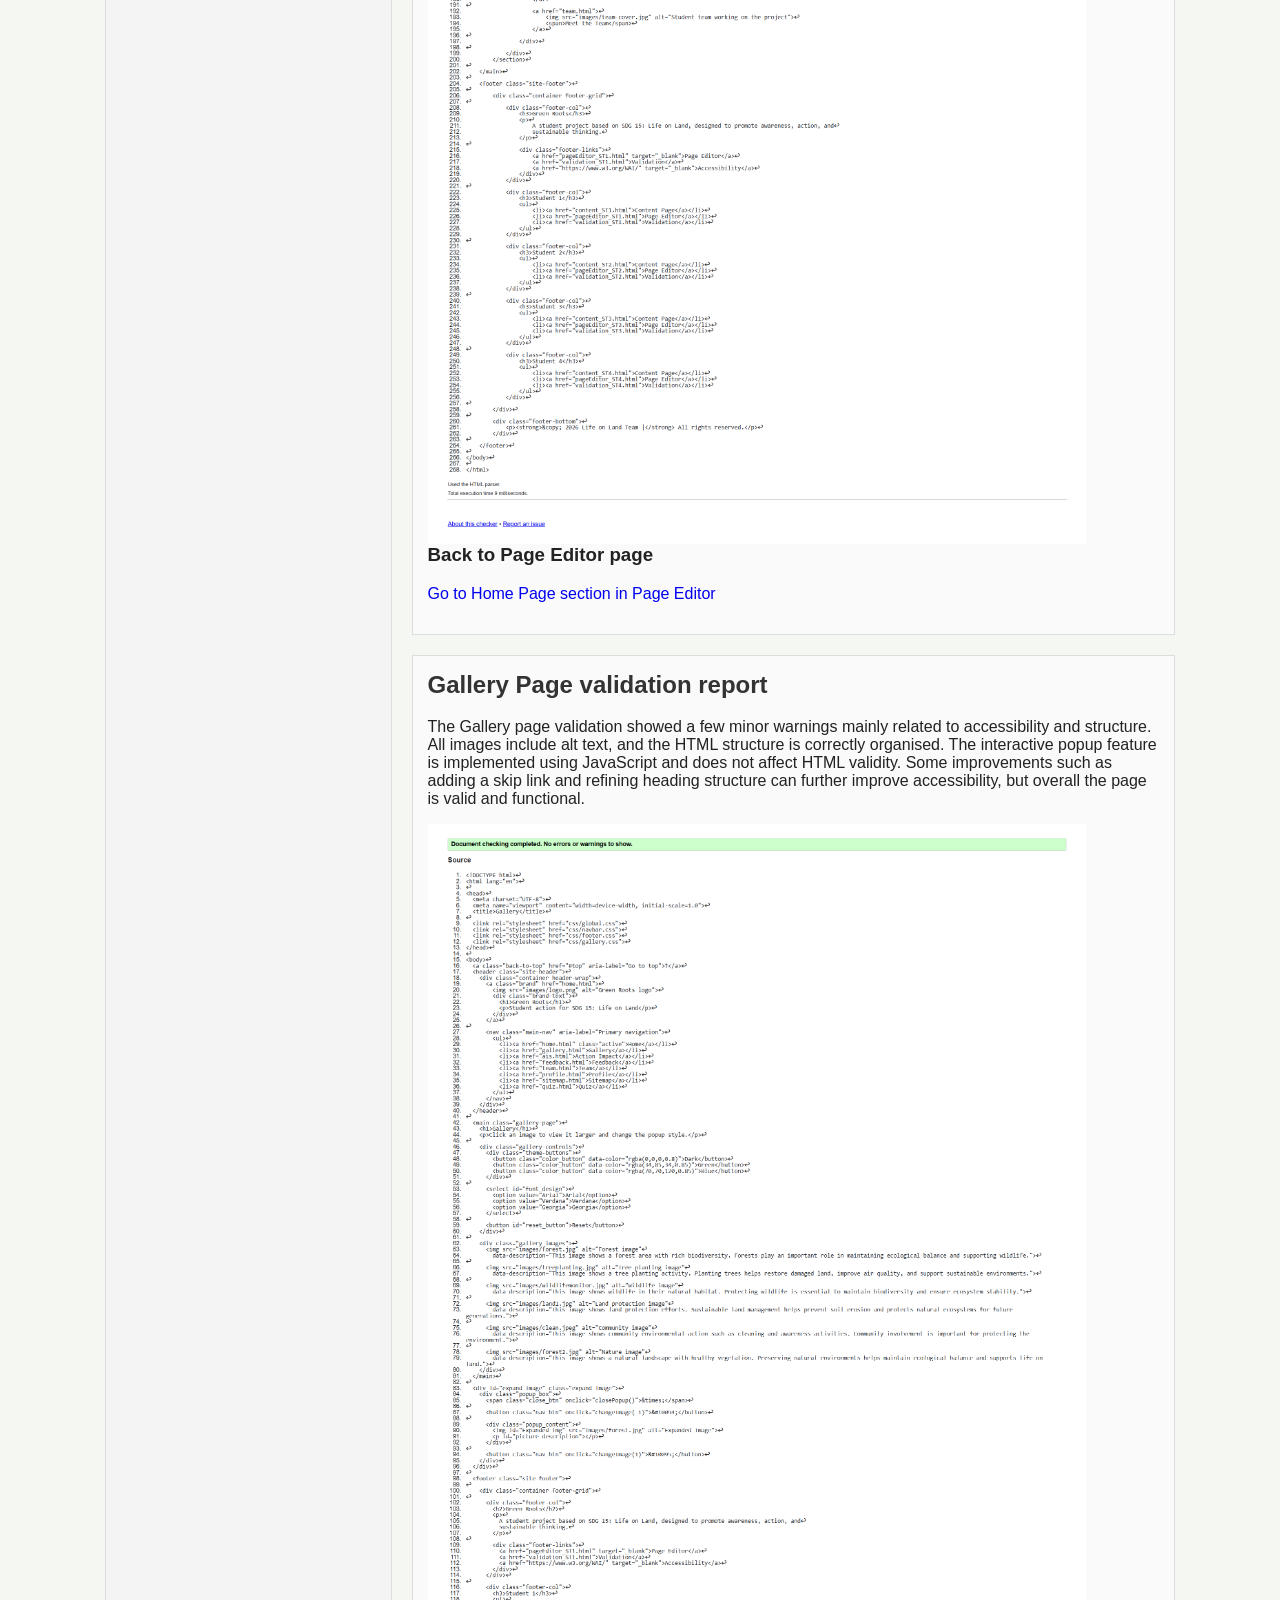
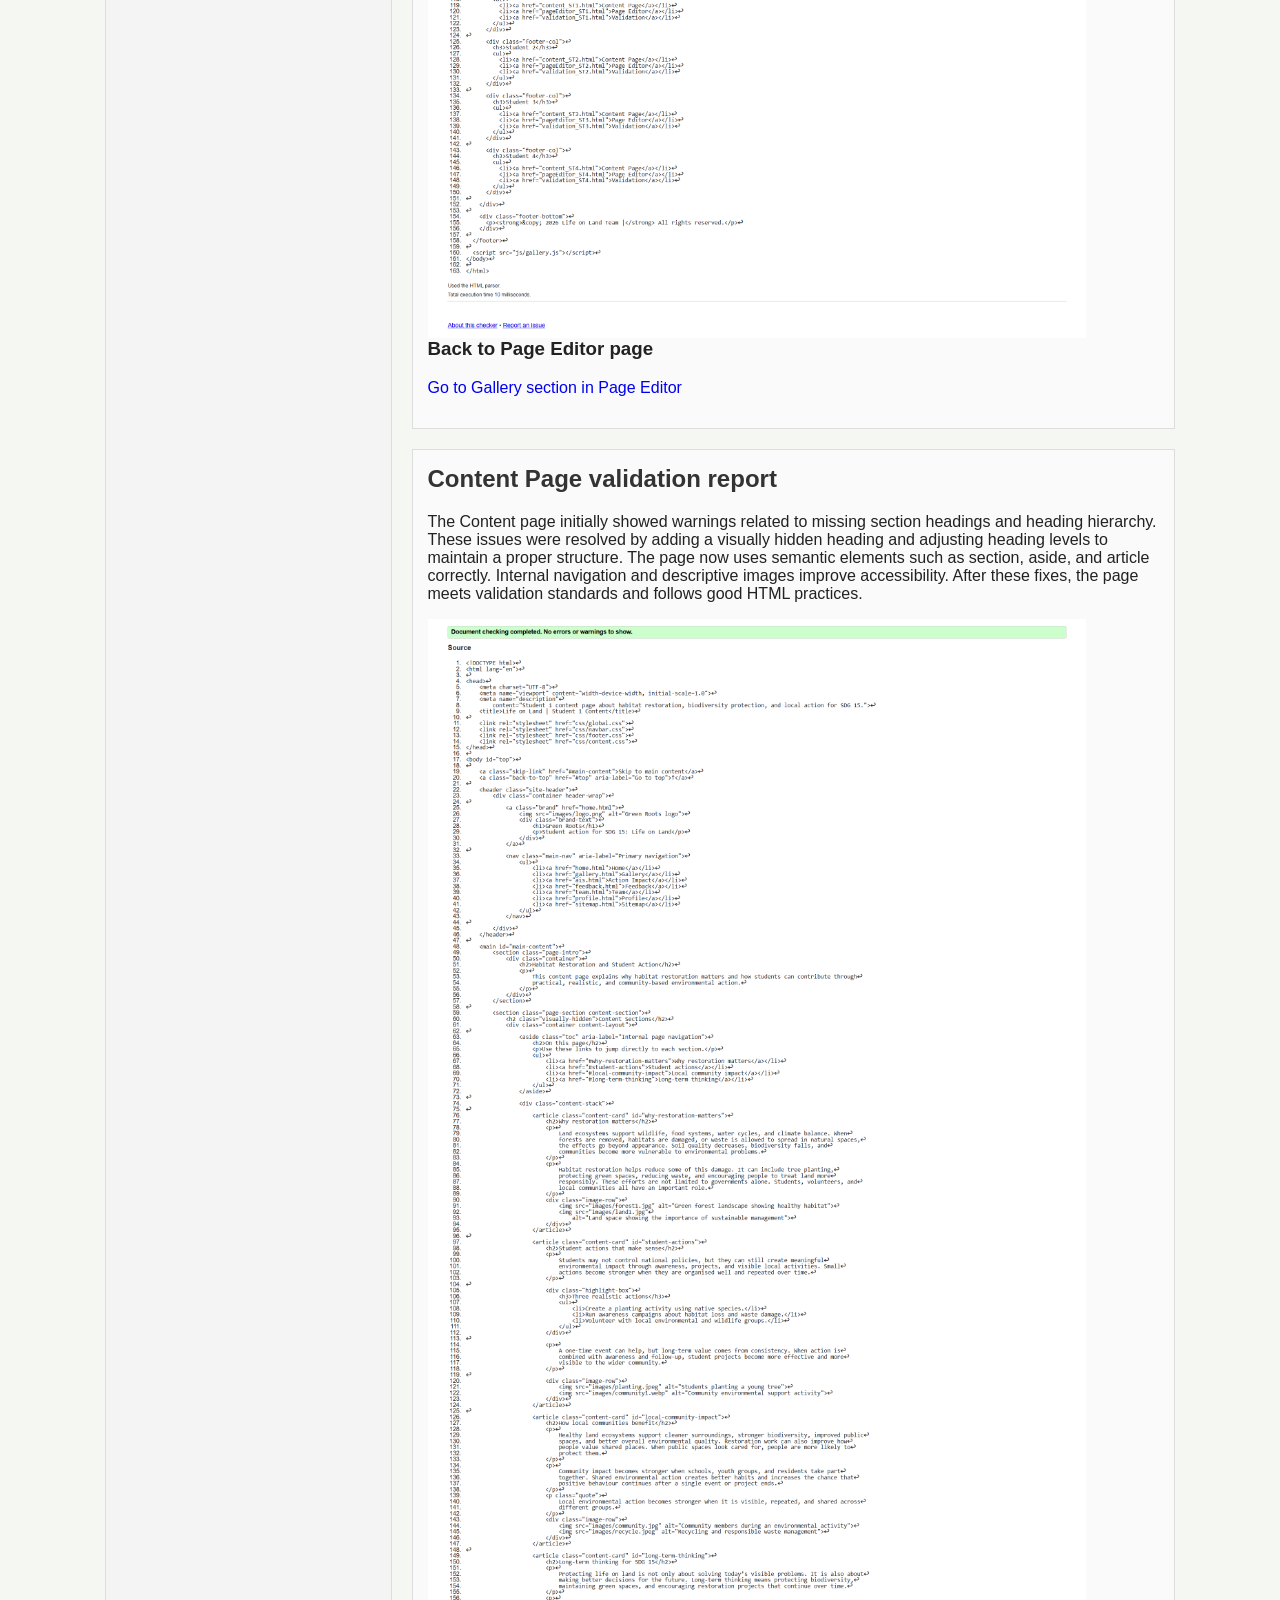
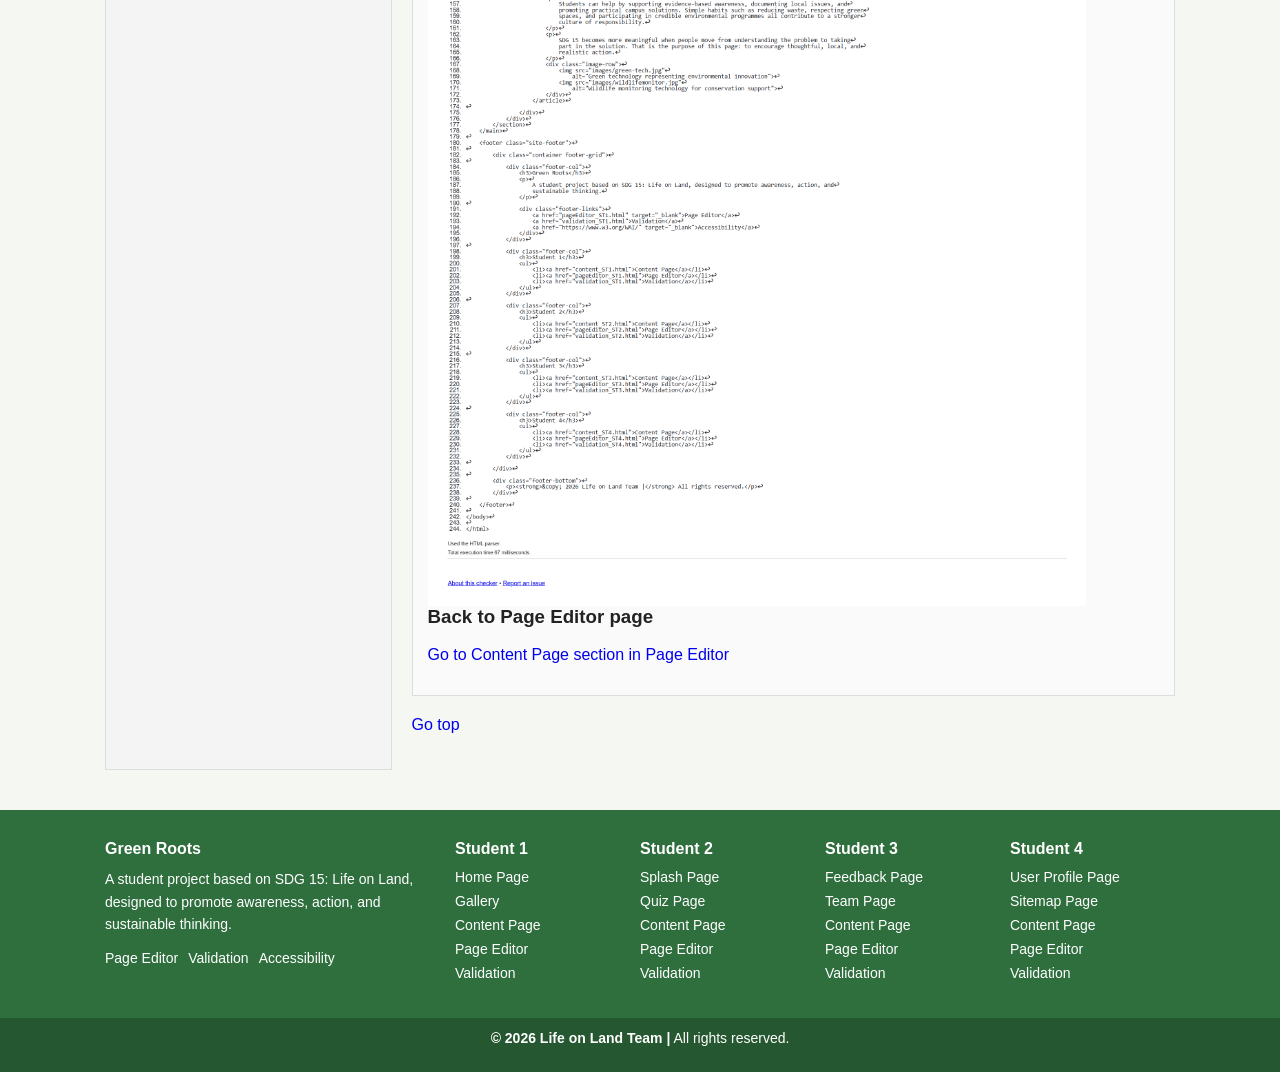
<file: validation_ST1.html>
<!DOCTYPE html>
<html lang="en">

<head>
    <meta charset="UTF-8">
    <meta name="viewport" content="width=device-width, initial-scale=1.0">
    <title>Validator Page Student - provide your student name</title>

    <link rel="stylesheet" href="css/pageEditor_validator.css"> <!-- External CSS link -->
    <link rel="stylesheet" href="css/global.css">
    <link rel="stylesheet" href="css/navbar.css">
    <link rel="stylesheet" href="css/footer.css">
</head>

<body>

    <!-- Update the header and the footer to be consistent with the rest of the pages you implemented -->

    <a class="back-to-top" href="#top" aria-label="Go to top">↑</a>

    <header class="site-header">
        <div class="header-wrap">

            <a class="brand" href="home.html">
                <img src="images/logo.png" alt="Green Roots logo">
                <div class="brand-text">
                    <h1>Green Roots</h1>
                    <p>Student action for SDG 15: Life on Land</p>
                </div>
            </a>

            <nav class="main-nav" aria-label="Primary navigation">
                <ul>
                    <li><a href="home.html" class="active">Home</a></li>
                    <li><a href="gallery.html">Gallery</a></li>
                    <li><a href="quiz.html">Action Impact</a></li>
                    <li><a href="feedback.html">Feedback</a></li>
                    <li><a href="team.html">Team</a></li>
                    <li><a href="profile.html">Profile</a></li>
                    <li><a href="sitemap.html">Sitemap</a></li>
                </ul>
            </nav>

        </div>
    </header>

    <section class="student-info">
        <div class="container-head">
            <h2>Student 1</h2>
            <p><strong>Name:</strong> Loheeshan Ragavan</p>
            <p><strong>Team:</strong> Green Roots</p>
            <p><strong>Role:</strong> Home, Gallery, Content Page, CSS</p>
        </div>
    </section>

    <div class="container">
        <!-- Main content area -->
        <main>

            <!-- Update the content of the following sections with the information that corresponds to the pages you implemented  -->

            <section>
                <h2 id="HomeVal">Home Page validation report</h2>
                <p>
                    The Home page was validated using the W3C HTML validator. The results showed only minor warnings
                    related to
                    heading structure and accessibility. Semantic HTML elements such as header, main, section, and
                    article were
                    used correctly, and all images include descriptive alt text. The layout and navigation structure
                    follow good
                    practices, and the page is mostly valid with only small improvements needed.
                </p>
                <img src="images/validation_ST1/home.png" alt="Home page validation result">

                <h3>Back to Page Editor page</h3>
                <p>
                    <a href="pageEditor_ST1.html#HomeVal">Go to Home Page section in Page Editor</a>
                </p>
            </section>


            <section>
                <h2 id="GalleryVal">Gallery Page validation report</h2>
                <p>
                    The Gallery page validation showed a few minor warnings mainly related to accessibility and
                    structure.
                    All images include alt text, and the HTML structure is correctly organised. The interactive popup
                    feature
                    is implemented using JavaScript and does not affect HTML validity. Some improvements such as adding
                    a skip
                    link and refining heading structure can further improve accessibility, but overall the page is valid
                    and
                    functional.
                </p>
                <img src="images/validation_ST1/gallery.png" alt="Gallery page validation result">

                <h3>Back to Page Editor page</h3>
                <p>
                    <a href="pageEditor_ST1.html#GalleryVal">Go to Gallery section in Page Editor</a>
                </p>
            </section>


            <section>
                <h2 id="ContentVal">Content Page validation report</h2>
                <p>
                    The Content page initially showed warnings related to missing section headings and heading
                    hierarchy.
                    These issues were resolved by adding a visually hidden heading and adjusting heading levels to
                    maintain
                    a proper structure. The page now uses semantic elements such as section, aside, and article
                    correctly.
                    Internal navigation and descriptive images improve accessibility. After these fixes, the page meets
                    validation standards and follows good HTML practices.
                </p>
                <img src="images/validation_ST1/content.png" alt="Content page validation result">

                <h3>Back to Page Editor page</h3>
                <p>
                    <a href="pageEditor_ST1.html#ContentVal">Go to Content Page section in Page Editor</a>
                </p>
            </section>


            <p class="top"><a href="#top">Go top</a></p>
        </main>

        <!-- Sidebar area -->
        <aside>
            <h3>Core pages developed:</h3>

            <!-- Customize this to the role you undertook. Keep only the list items you were responsible to develop, delete the rest -->
            <ul class="top-level-ul">
                <!-- Keep only the list items you were responsible to develop, delete the rest and update the links to the corresponding markers -->
                <li>Student 1</li>
                <ul>
                    <li><a href="#HomeVal">Home page </a></li>
                    <li><a href="#GalleryVal">Gallery</a></li>
                    <li><a href="#ContentVal">Content</a></li>
                </ul>
                <li>Student 2</li>
                <ul>
                    <li><a href="#">Splash Screen</a></li>
                    <li><a href="#">Action Impact Simulator</a></li>
                    <li><a href="#">Content</a></li>
                </ul>

                <li>Student 3</li>
                <ul>
                    <li><a href="#">Feedback</a> </li>
                    <li><a href="#">Team</a></li>
                    <li><a href="#">Content</a></li>
                </ul>
                <li>Student 4</li>
                <ul>
                    <li><a href="#">User Profile </a></li>
                    <li><a href="#">Sitemap</a></li>
                    <li><a href="#">Content</a></li>
                </ul>
            </ul>
        </aside>
    </div>

    <footer class="site-footer">

        <div class="container footer-grid">

            <div class="footer-col">
                <h3>Green Roots</h3>
                <p>
                    A student project based on SDG 15: Life on Land, designed to promote awareness, action, and
                    sustainable thinking.
                </p>

                <div class="footer-links">
                    <a href="pageEditor_ST1.html" target="_blank">Page Editor</a>
                    <a href="validation_ST1.html">Validation</a>
                    <a href="https://www.w3.org/WAI/" target="_blank">Accessibility</a>
                </div>
            </div>

            <div class="footer-col">
                <h3>Student 1</h3>
                <ul>
                    <li><a href="home.html">Home Page</a></li>
                    <li><a href="gallery.html">Gallery</a></li>
                    <li><a href="content_ST1.html">Content Page</a></li>
                    <li><a href="pageEditor_ST1.html">Page Editor</a></li>
                    <li><a href="validation_ST1.html">Validation</a></li>
                </ul>
            </div>

            <div class="footer-col">
                <h3>Student 2</h3>
                <ul>
                    <li><a href="index.html">Splash Page</a></li>
                    <li><a href="quiz.html">Quiz Page</a></li>
                    <li><a href="content_ST2.html">Content Page</a></li>
                    <li><a href="pageEditor_ST2.html">Page Editor</a></li>
                    <li><a href="validation_ST2.html">Validation</a></li>
                </ul>
            </div>

            <div class="footer-col">
                <h3>Student 3</h3>
                <ul>
                    <li><a href="feedback.html">Feedback Page</a></li>
                    <li><a href="team.html">Team Page</a></li>
                    <li><a href="content_ST3.html">Content Page</a></li>
                    <li><a href="pageEditor_ST3.html">Page Editor</a></li>
                    <li><a href="validation_ST3.html">Validation</a></li>
                </ul>
            </div>

            <div class="footer-col">
                <h3>Student 4</h3>
                <ul>
                    <li><a href="profile.html">User Profile Page</a></li>
                    <li><a href="sitemap.html">Sitemap Page</a></li>
                    <li><a href="content_ST4.html">Content Page</a></li>
                    <li><a href="pageEditor_ST4.html">Page Editor</a></li>
                    <li><a href="validation_ST4.html">Validation</a></li>
                </ul>
            </div>

        </div>

        <div class="footer-bottom">
            <p><strong>&copy; 2026 Life on Land Team |</strong> All rights reserved.</p>
        </div>

    </footer>
</body>

</html>
</file>
<file: css/global.css>
body {
  margin: 0;
  font-family: Arial, sans-serif;
  background-color: #f4f7f2;
  color: #222;
}

.container {
  max-width: 1100px;
  width: 100%;
  margin: 0 auto;
  padding: 0 15px;
  box-sizing: border-box;
}

main {
  padding: 20px 0;
}

h1,
h2,
h3,
p {
  margin-top: 0;
}

img {
  max-width: 100%;
  display: block;
}

a {
  text-decoration: none;
}

.skip-link {
  position: absolute;
  top: -40px;
  left: 10px;
  background-color: #2f6f3e;
  color: white;
  padding: 8px 12px;
  border-radius: 4px;
  z-index: 1000;
  font-size: 14px;
}

.skip-link:focus {
  top: 10px;
}

.back-to-top {
  position: fixed;
  bottom: 20px;
  right: 20px;
  background-color: #2f6f3e;
  color: white;
  width: 45px;
  height: 45px;
  border-radius: 50%;
  text-align: center;
  line-height: 45px;
  font-size: 20px;
  text-decoration: none;
  box-shadow: 0 4px 10px rgba(0, 0, 0, 0.2);
  z-index: 999;
}

.back-to-top:hover {
  background-color: #255730;
}

.visually-hidden {
  position: absolute;
  left: -9999px;
}

@media (max-width: 768px) {
  .container {
    padding: 0 12px;
  }

  main {
    padding: 15px 0;
  }

  .back-to-top {
    width: 40px;
    height: 40px;
    line-height: 40px;
    font-size: 18px;
    bottom: 15px;
    right: 15px;
  }
}

@media (max-width: 480px) {
  .container {
    padding: 0 10px;
  }

  main {
    padding: 12px 0;
  }
}
</file>
<file: css/navbar.css>
.site-header {
  background-color: #2f6f3e;
  color: white;
}

.header-wrap {
  max-width: 1100px;
  margin: auto;
  padding: 12px 15px;
  display: flex;
  justify-content: space-between;
  align-items: center;
  gap: 15px;
  flex-wrap: wrap;
}

.brand {
  display: flex;
  align-items: center;
  gap: 10px;
  color: white;
  text-decoration: none;
  flex-shrink: 0;
}

.brand img {
  width: 45px;
  height: 45px;
  object-fit: cover;
  border-radius: 6px;
}

.brand-text h1 {
  margin: 0;
  font-size: 18px;
}

.brand-text p {
  margin: 0;
  font-size: 12px;
  opacity: 0.9;
  line-height: 1.4;
}

.main-nav {
  flex: 1;
}

.main-nav ul {
  list-style: none;
  display: flex;
  justify-content: flex-end;
  flex-wrap: wrap;
  gap: 10px;
  margin: 0;
  padding: 0;
}

.main-nav a {
  display: inline-block;
  color: white;
  padding: 6px 10px;
  font-size: 14px;
  border-radius: 4px;
  text-decoration: none;
  line-height: 1.4;
}

.main-nav a.active {
  background-color: white;
  color: #2f6f3e;
}

.main-nav a:hover {
  background-color: rgba(255, 255, 255, 0.2);
}

@media (max-width: 992px) {
  .header-wrap {
    align-items: flex-start;
  }

  .main-nav {
    width: 100%;
  }

  .main-nav ul {
    justify-content: flex-start;
  }
}

@media (max-width: 768px) {
  .header-wrap {
    flex-direction: column;
    align-items: flex-start;
  }

  .brand {
    width: 100%;
  }

  .main-nav {
    width: 100%;
  }

  .main-nav ul {
    justify-content: flex-start;
    gap: 8px;
    margin-top: 10px;
  }

  .main-nav a {
    font-size: 13px;
    padding: 6px 9px;
  }
}

@media (max-width: 480px) {
  .header-wrap {
    padding: 10px 12px;
  }

  .brand img {
    width: 40px;
    height: 40px;
  }

  .brand-text h1 {
    font-size: 16px;
  }

  .brand-text p {
    font-size: 11px;
  }

  .main-nav ul {
    gap: 6px;
  }

  .main-nav a {
    font-size: 12px;
    padding: 5px 8px;
  }
}
</file>
<file: css/footer.css>
.site-footer {
  background-color: #2f6f3e;
  color: white;
  margin-top: 40px;
}

.footer-grid {
  max-width: 1100px;
  margin: auto;
  padding: 30px 15px;

  display: grid;
  grid-template-columns: 2fr 1fr 1fr 1fr 1fr;
  gap: 20px;
}

.footer-col h3 {
  margin-bottom: 10px;
  font-size: 16px;
}

.footer-col p {
  font-size: 14px;
  line-height: 1.6;
}

.footer-col ul {
  list-style: none;
  padding: 0;
  margin: 0;
}

.footer-col li {
  margin-bottom: 6px;
}

.footer-col a {
  color: white;
  font-size: 14px;
}

.footer-col a:hover {
  text-decoration: underline;
}

.footer-links {
  margin-top: 10px;
  display: flex;
  flex-wrap: wrap;
  gap: 10px;
}

.footer-bottom {
  text-align: center;
  padding: 12px;
  background-color: #255730;
  font-size: 14px;
}

@media (max-width: 900px) {
  .footer-grid {
    grid-template-columns: repeat(2, 1fr);
  }
}

@media (max-width: 500px) {
  .footer-grid {
    grid-template-columns: 1fr;
  }
}
</file>
<file: css/content.css>
.hero {
  padding: 50px 0 40px;
}

.hero-grid {
  display: flex;
  justify-content: space-between;
  align-items: center;
  gap: 30px;
  flex-wrap: wrap;
}

.hero-grid > div {
  flex: 1 1 0;
  min-width: 300px;
}

.eyebrow {
  display: inline-block;
  background-color: #dcefdc;
  color: #2f6f3e;
  padding: 6px 12px;
  border-radius: 20px;
  font-size: 13px;
  font-weight: bold;
  margin-bottom: 15px;
}

.hero h2 {
  font-size: 34px;
  margin-bottom: 15px;
  color: #1f2d1f;
  line-height: 1.3;
}

.hero p {
  font-size: 16px;
  color: #4a4a4a;
  line-height: 1.7;
}

.hero-actions {
  display: flex;
  gap: 12px;
  margin: 20px 0;
  flex-wrap: wrap;
}

.button {
  background-color: #2f6f3e;
  color: white;
  padding: 10px 18px;
  border-radius: 6px;
  font-weight: 600;
  text-decoration: none;
  display: inline-block;
}

.button:hover {
  background-color: #255730;
}

.button-secondary {
  border: 1px solid #2f6f3e;
  color: #2f6f3e;
  padding: 10px 18px;
  border-radius: 6px;
  font-weight: 600;
  background-color: white;
  text-decoration: none;
  display: inline-block;
}

.button-secondary:hover {
  background-color: #f1f7f1;
}

.home-note {
  background-color: #f0f7f0;
  border-left: 4px solid #2f6f3e;
  padding: 12px 15px;
  border-radius: 6px;
  font-size: 14px;
  color: #444;
}

.hero-panel {
  background-color: white;
  padding: 15px;
  border-radius: 12px;
  box-shadow: 0 4px 14px rgba(0, 0, 0, 0.08);
}

.hero-panel img {
  width: 100%;
  height: 260px;
  object-fit: cover;
  border-radius: 10px;
}

.hero-stat-row {
  display: flex;
  justify-content: space-between;
  gap: 10px;
  margin-top: 15px;
}

.hero-stat {
  flex: 1;
  text-align: center;
  background-color: #f6faf6;
  padding: 12px 10px;
  border-radius: 8px;
}

.hero-stat strong {
  display: block;
  font-size: 20px;
  color: #2f6f3e;
  margin-bottom: 4px;
}

.hero-stat span {
  font-size: 13px;
  color: #555;
}

.page-section {
  padding: 50px 0;
}

.section-head {
  text-align: center;
  margin-bottom: 30px;
}

.section-head h2 {
  font-size: 28px;
  color: #1f2d1f;
  margin-bottom: 10px;
}

.section-head p {
  max-width: 750px;
  margin: 0 auto;
  color: #555;
  line-height: 1.7;
}

.card-grid {
  display: flex;
  gap: 20px;
  flex-wrap: wrap;
}

.card {
  flex: 1 1 calc(33.333% - 20px);
  min-width: 250px;
  background-color: white;
  border-radius: 12px;
  overflow: hidden;
  box-shadow: 0 4px 14px rgba(0, 0, 0, 0.08);
}

.home-card-image {
  width: 100%;
  height: 200px;
  object-fit: cover;
}

.card h3 {
  font-size: 20px;
  margin: 15px 15px 10px;
  color: #2f6f3e;
}

.card p {
  margin: 0 15px 12px;
  color: #555;
  font-size: 15px;
  line-height: 1.6;
}

.card ul {
  margin: 0 15px 20px 35px;
  color: #444;
  font-size: 14px;
  line-height: 1.7;
}

.home-gallery {
  display: flex;
  gap: 18px;
  flex-wrap: wrap;
}

.home-gallery a {
  position: relative;
  flex: 1 1 calc(33.333% - 18px);
  min-width: 220px;
  border-radius: 12px;
  overflow: hidden;
  box-shadow: 0 4px 14px rgba(0, 0, 0, 0.08);
}

.home-gallery img {
  width: 100%;
  height: 220px;
  object-fit: cover;
  display: block;
}

.home-gallery span {
  position: absolute;
  bottom: 12px;
  left: 12px;
  right: 12px;
  background-color: rgba(0, 0, 0, 0.65);
  color: white;
  padding: 7px 12px;
  border-radius: 6px;
  font-size: 14px;
}

.home-gallery a:hover {
  transform: translateY(-4px);
  transition: 0.3s;
}

@media (max-width: 992px) {
  .hero {
    padding: 40px 0 35px;
  }

  .hero h2 {
    font-size: 30px;
  }

  .hero-grid {
    flex-direction: column;
    align-items: stretch;
  }

  .hero-grid > div {
    min-width: 100%;
  }

  .card {
    flex: 1 1 calc(50% - 20px);
  }

  .home-gallery a {
    flex: 1 1 calc(50% - 18px);
  }
}

@media (max-width: 768px) {
  .hero {
    padding: 30px 0 25px;
  }

  .hero h2 {
    font-size: 26px;
    line-height: 1.25;
  }

  .hero p {
    font-size: 15px;
  }

  .hero-grid {
    gap: 20px;
  }

  .hero-grid > div {
    min-width: 100%;
    width: 100%;
  }

  .hero-actions {
    flex-direction: column;
    align-items: stretch;
  }

  .button,
  .button-secondary {
    width: 100%;
    text-align: center;
  }

  .hero-panel img {
    height: 220px;
  }

  .hero-stat-row {
    flex-direction: column;
  }

  .page-section {
    padding: 35px 0;
  }

  .section-head {
    text-align: left;
    margin-bottom: 20px;
  }

  .section-head h2 {
    font-size: 24px;
  }

  .section-head p {
    max-width: 100%;
    margin: 0;
  }

  .card-grid {
    flex-direction: column;
    gap: 16px;
  }

  .card {
    flex: 1 1 100%;
    min-width: 100%;
  }

  .home-gallery {
    flex-direction: column;
    gap: 16px;
  }

  .home-gallery a {
    flex: 1 1 100%;
    min-width: 100%;
  }

  .home-gallery img {
    height: 210px;
  }

  .home-gallery span {
    font-size: 13px;
    padding: 6px 10px;
  }
}

@media (max-width: 480px) {
  .hero {
    padding: 24px 0 20px;
  }

  .eyebrow {
    font-size: 12px;
    padding: 5px 10px;
  }

  .hero h2 {
    font-size: 22px;
  }

  .hero p,
  .card p,
  .card ul,
  .section-head p {
    font-size: 14px;
  }

  .hero-panel {
    padding: 12px;
  }

  .hero-panel img {
    height: 190px;
  }

  .hero-stat {
    padding: 10px;
  }

  .hero-stat strong {
    font-size: 18px;
  }

  .card h3 {
    font-size: 18px;
  }

  .home-card-image {
    height: 180px;
  }

  .home-gallery img {
    height: 180px;
  }
}
</file>
<file: css/gallery.css>
.gallery-page {
  max-width: 1100px;
  margin: auto;
}

.gallery-page h1 {
  margin-bottom: 10px;
}

.gallery-controls {
  margin: 20px 0;
  display: flex;
  gap: 10px;
  flex-wrap: wrap;
  align-items: center;
}

.color_button,
#reset_button {
  padding: 8px 12px;
  border: none;
  background-color: #2f6f3e;
  color: white;
  border-radius: 4px;
  cursor: pointer;
}

.color_button:hover,
#reset_button:hover {
  background-color: #255730;
}

#font_design {
  padding: 8px;
  border-radius: 4px;
  border: 1px solid #ccc;
}

.gallery_images {
  display: grid;
  grid-template-columns: repeat(3, 1fr);
  gap: 15px;
}

.gallery_images img {
  width: 100%;
  height: 220px;
  object-fit: cover;
  cursor: pointer;
  border-radius: 8px;
  transition: 0.3s;
}

.gallery_images img:hover {
  transform: scale(1.03);
}

.expand_image {
  display: none;
  position: fixed;
  top: 0;
  left: 0;
  width: 100%;
  height: 100%;
  background-color: rgba(0, 0, 0, 0.8);
  justify-content: center;
  align-items: center;
  padding: 20px;
}

.popup_box {
  display: flex;
  align-items: center;
  gap: 10px;
  max-width: 900px;
  width: 100%;
  position: relative;
}

.popup_content {
  background-color: white;
  padding: 15px;
  text-align: center;
  flex: 1;
  border-radius: 10px;
}

.popup_content img {
  max-height: 400px;
  margin: auto;
  border-radius: 6px;
}

#picture_description {
  margin-top: 10px;
  font-size: 14px;
  color: #333;
}

.close_btn {
  position: absolute;
  top: -10px;
  right: 0;
  font-size: 30px;
  color: white;
  cursor: pointer;
}

.nav_btn {
  background-color: white;
  border: none;
  padding: 10px 15px;
  cursor: pointer;
  font-size: 20px;
  border-radius: 5px;
}

.nav_btn:hover {
  background-color: #eee;
}

@media (max-width: 768px) {
  .gallery_images {
    grid-template-columns: repeat(2, 1fr);
  }

  .popup_box {
    flex-direction: column;
  }
}

@media (max-width: 500px) {
  .gallery_images {
    grid-template-columns: 1fr;
  }
}
</file>
<file: css/home.css>
.hero {
  padding: 50px 0 40px;
}

.hero-grid {
  display: flex;
  justify-content: space-between;
  align-items: center;
  gap: 30px;
  flex-wrap: wrap;
}

.hero-grid > div {
  flex: 1 1 0;
  min-width: 300px;
}

.eyebrow {
  display: inline-block;
  background-color: #dcefdc;
  color: #2f6f3e;
  padding: 6px 12px;
  border-radius: 20px;
  font-size: 13px;
  font-weight: bold;
  margin-bottom: 15px;
}

.hero h2 {
  font-size: 34px;
  margin-bottom: 15px;
  color: #1f2d1f;
  line-height: 1.3;
}

.hero p {
  font-size: 16px;
  color: #4a4a4a;
  line-height: 1.7;
}

.hero-actions {
  display: flex;
  gap: 12px;
  margin: 20px 0;
  flex-wrap: wrap;
}

.button {
  background-color: #2f6f3e;
  color: white;
  padding: 10px 18px;
  border-radius: 6px;
  font-weight: 600;
  text-decoration: none;
  display: inline-block;
}

.button:hover {
  background-color: #255730;
}

.button-secondary {
  border: 1px solid #2f6f3e;
  color: #2f6f3e;
  padding: 10px 18px;
  border-radius: 6px;
  font-weight: 600;
  background-color: white;
  text-decoration: none;
  display: inline-block;
}

.button-secondary:hover {
  background-color: #f1f7f1;
}

.home-note {
  background-color: #f0f7f0;
  border-left: 4px solid #2f6f3e;
  padding: 12px 15px;
  border-radius: 6px;
  font-size: 14px;
  color: #444;
}

.hero-panel {
  background-color: white;
  padding: 15px;
  border-radius: 12px;
  box-shadow: 0 4px 14px rgba(0, 0, 0, 0.08);
}

.hero-panel img {
  width: 100%;
  height: 260px;
  object-fit: cover;
  border-radius: 10px;
}

.hero-stat-row {
  display: flex;
  justify-content: space-between;
  gap: 10px;
  margin-top: 15px;
}

.hero-stat {
  flex: 1;
  text-align: center;
  background-color: #f6faf6;
  padding: 12px 10px;
  border-radius: 8px;
}

.hero-stat strong {
  display: block;
  font-size: 20px;
  color: #2f6f3e;
  margin-bottom: 4px;
}

.hero-stat span {
  font-size: 13px;
  color: #555;
}

.page-section {
  padding: 50px 0;
}

.section-head {
  text-align: center;
  margin-bottom: 30px;
}

.section-head h2 {
  font-size: 28px;
  color: #1f2d1f;
  margin-bottom: 10px;
}

.section-head p {
  max-width: 750px;
  margin: 0 auto;
  color: #555;
  line-height: 1.7;
}

.card-grid {
  display: flex;
  gap: 20px;
  flex-wrap: wrap;
}

.card {
  flex: 1 1 calc(33.333% - 20px);
  min-width: 250px;
  background-color: white;
  border-radius: 12px;
  overflow: hidden;
  box-shadow: 0 4px 14px rgba(0, 0, 0, 0.08);
}

.home-card-image {
  width: 100%;
  height: 200px;
  object-fit: cover;
}

.card h3 {
  font-size: 20px;
  margin: 15px 15px 10px;
  color: #2f6f3e;
}

.card p {
  margin: 0 15px 12px;
  color: #555;
  font-size: 15px;
  line-height: 1.6;
}

.card ul {
  margin: 0 15px 20px 35px;
  color: #444;
  font-size: 14px;
  line-height: 1.7;
}

.home-gallery {
  display: flex;
  gap: 18px;
  flex-wrap: wrap;
}

.home-gallery a {
  position: relative;
  flex: 1 1 calc(33.333% - 18px);
  min-width: 220px;
  border-radius: 12px;
  overflow: hidden;
  box-shadow: 0 4px 14px rgba(0, 0, 0, 0.08);
}

.home-gallery img {
  width: 100%;
  height: 220px;
  object-fit: cover;
  display: block;
}

.home-gallery span {
  position: absolute;
  bottom: 12px;
  left: 12px;
  right: 12px;
  background-color: rgba(0, 0, 0, 0.65);
  color: white;
  padding: 7px 12px;
  border-radius: 6px;
  font-size: 14px;
}

.home-gallery a:hover {
  transform: translateY(-4px);
  transition: 0.3s;
}

@media (max-width: 992px) {
  .hero {
    padding: 40px 0 35px;
  }

  .hero h2 {
    font-size: 30px;
  }

  .hero-grid {
    flex-direction: column;
    align-items: stretch;
  }

  .hero-grid > div {
    min-width: 100%;
  }

  .card {
    flex: 1 1 calc(50% - 20px);
  }

  .home-gallery a {
    flex: 1 1 calc(50% - 18px);
  }
}

@media (max-width: 768px) {
  .hero {
    padding: 30px 0 25px;
  }

  .hero h2 {
    font-size: 26px;
    line-height: 1.25;
  }

  .hero p {
    font-size: 15px;
  }

  .hero-grid {
    gap: 20px;
  }

  .hero-grid > div {
    min-width: 100%;
    width: 100%;
  }

  .hero-actions {
    flex-direction: column;
    align-items: stretch;
  }

  .button,
  .button-secondary {
    width: 100%;
    text-align: center;
  }

  .hero-panel img {
    height: 220px;
  }

  .hero-stat-row {
    flex-direction: column;
  }

  .page-section {
    padding: 35px 0;
  }

  .section-head {
    text-align: left;
    margin-bottom: 20px;
  }

  .section-head h2 {
    font-size: 24px;
  }

  .section-head p {
    max-width: 100%;
    margin: 0;
  }

  .card-grid {
    flex-direction: column;
    gap: 16px;
  }

  .card {
    flex: 1 1 100%;
    min-width: 100%;
  }

  .home-gallery {
    flex-direction: column;
    gap: 16px;
  }

  .home-gallery a {
    flex: 1 1 100%;
    min-width: 100%;
  }

  .home-gallery img {
    height: 210px;
  }

  .home-gallery span {
    font-size: 13px;
    padding: 6px 10px;
  }
}

@media (max-width: 480px) {
  .hero {
    padding: 24px 0 20px;
  }

  .eyebrow {
    font-size: 12px;
    padding: 5px 10px;
  }

  .hero h2 {
    font-size: 22px;
  }

  .hero p,
  .card p,
  .card ul,
  .section-head p {
    font-size: 14px;
  }

  .hero-panel {
    padding: 12px;
  }

  .hero-panel img {
    height: 190px;
  }

  .hero-stat {
    padding: 10px;
  }

  .hero-stat strong {
    font-size: 18px;
  }

  .card h3 {
    font-size: 18px;
  }

  .home-card-image {
    height: 180px;
  }

  .home-gallery img {
    height: 180px;
  }
}
</file>
<file: css/pageEditor_validator.css>
body {
  font-family: Arial, sans-serif;
  margin: 0;
  padding: 0;
}

.container {
  display: flex;
  flex-direction: row-reverse;
  max-width: 1200px;
  margin: 0 auto;
  padding: 20px;
}
main {
  flex: 3;
  margin: 0 !important;
}
aside {
  flex: 1;
  background-color: #f4f4f4;
  padding: 15px;
  border: 1px solid #ddd;
  margin-right: 20px;
}

h2 {
  color: #333;
}
section {
  margin-bottom: 20px;
  padding: 15px;
  border: 1px solid #ddd;
  background-color: #fafafa;
}

.ref li {
  list-style: none;
  padding-bottom: 9px;
}

aside a {
  text-decoration: none;
}

aside li {
  padding-bottom: 4px;
}

.stud {
  text-align: center;
  line-height: 0;
  background-color: #cbccc2ef;
  color: white;
  margin-top: 8px;
}

img {
  width: 90%;
}

table {
  border: 1px solid black;
  border-collapse: collapse;
}

th,
td {
  padding: 4px;
  border: 1px solid black;
}
thead {
  background-color: #333;
  color: azure;
}

.student-info {
  background-color: #eaeaea;
  padding: 20px 0;
  border-bottom: 2px solid #ccc;
}

.student-info .container-head {
  max-width: 1100px;
  margin: auto;
  padding: 0 15px;
}

.student-info h2 {
  margin: 0 0 10px;
  color: #2f6f3e;
}

.student-info p {
  margin: 5px 0;
  font-size: 14px;
  color: #333;
}
</file>
